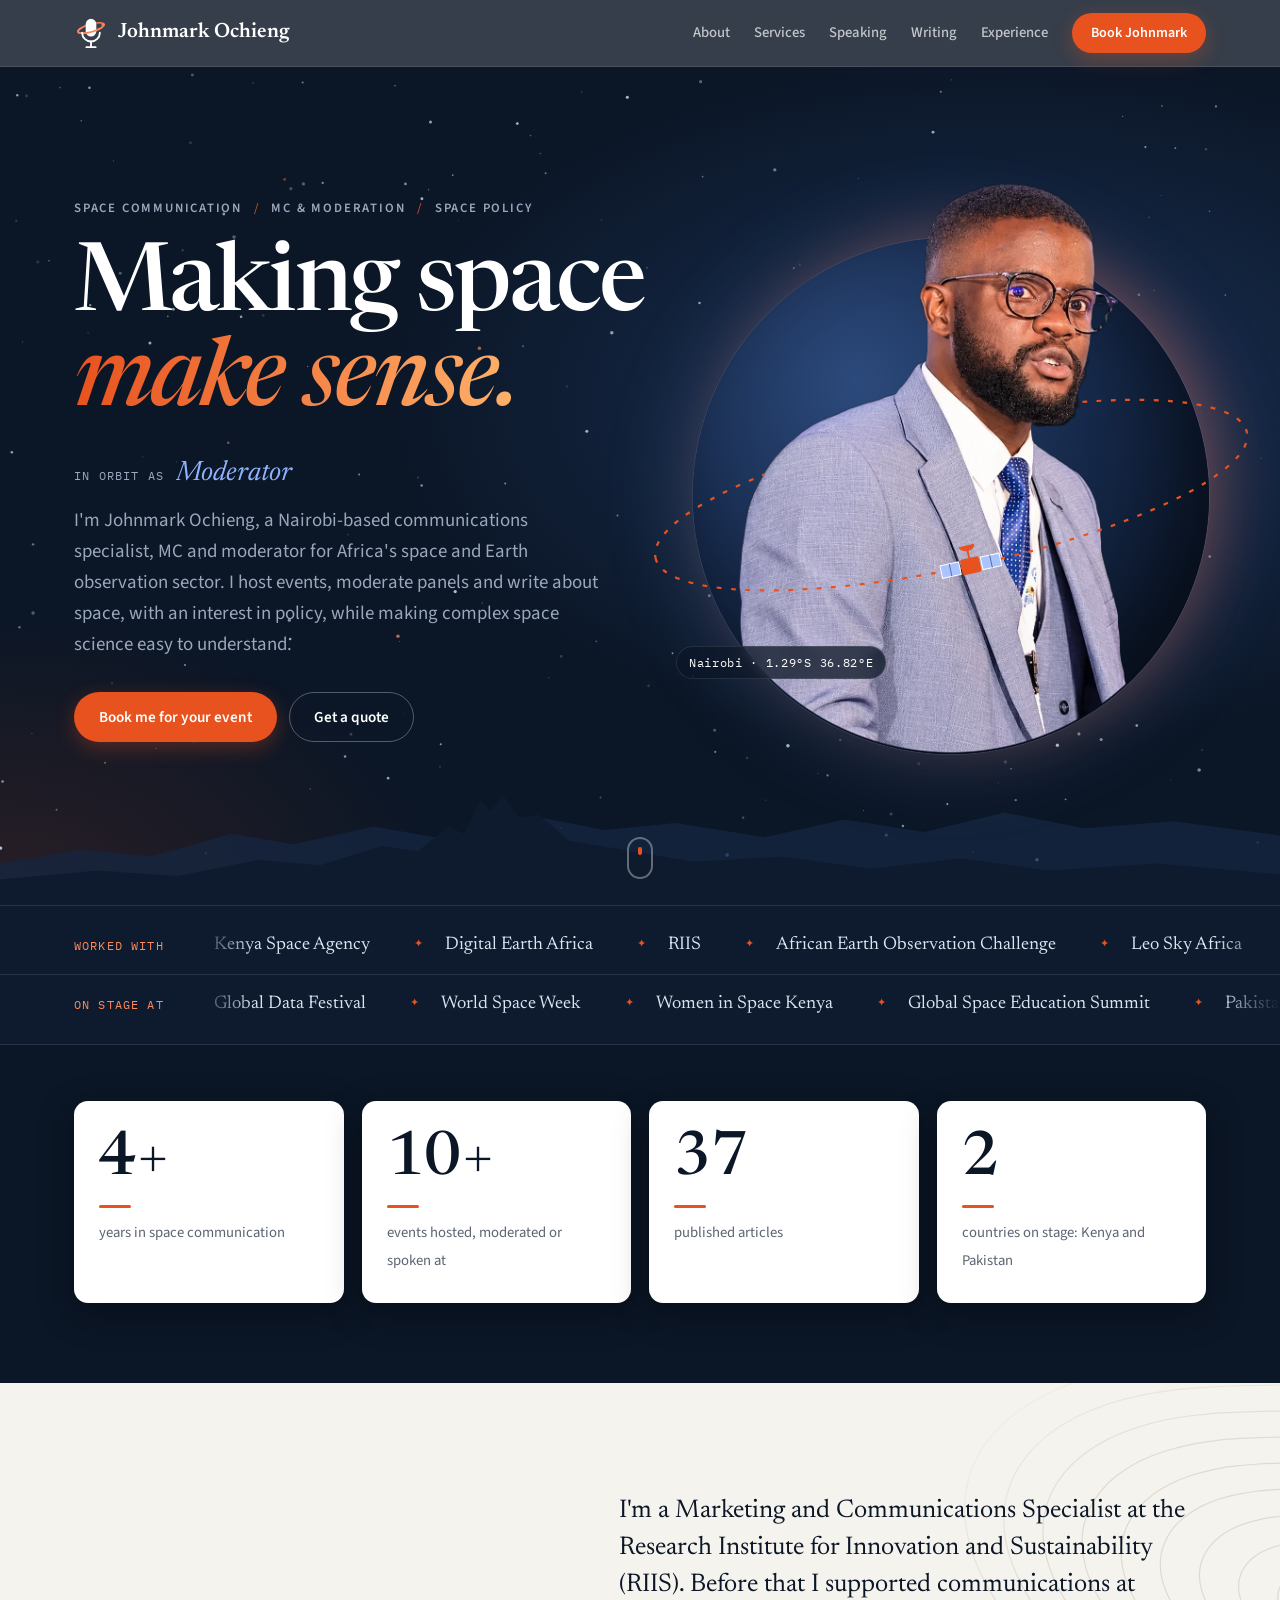
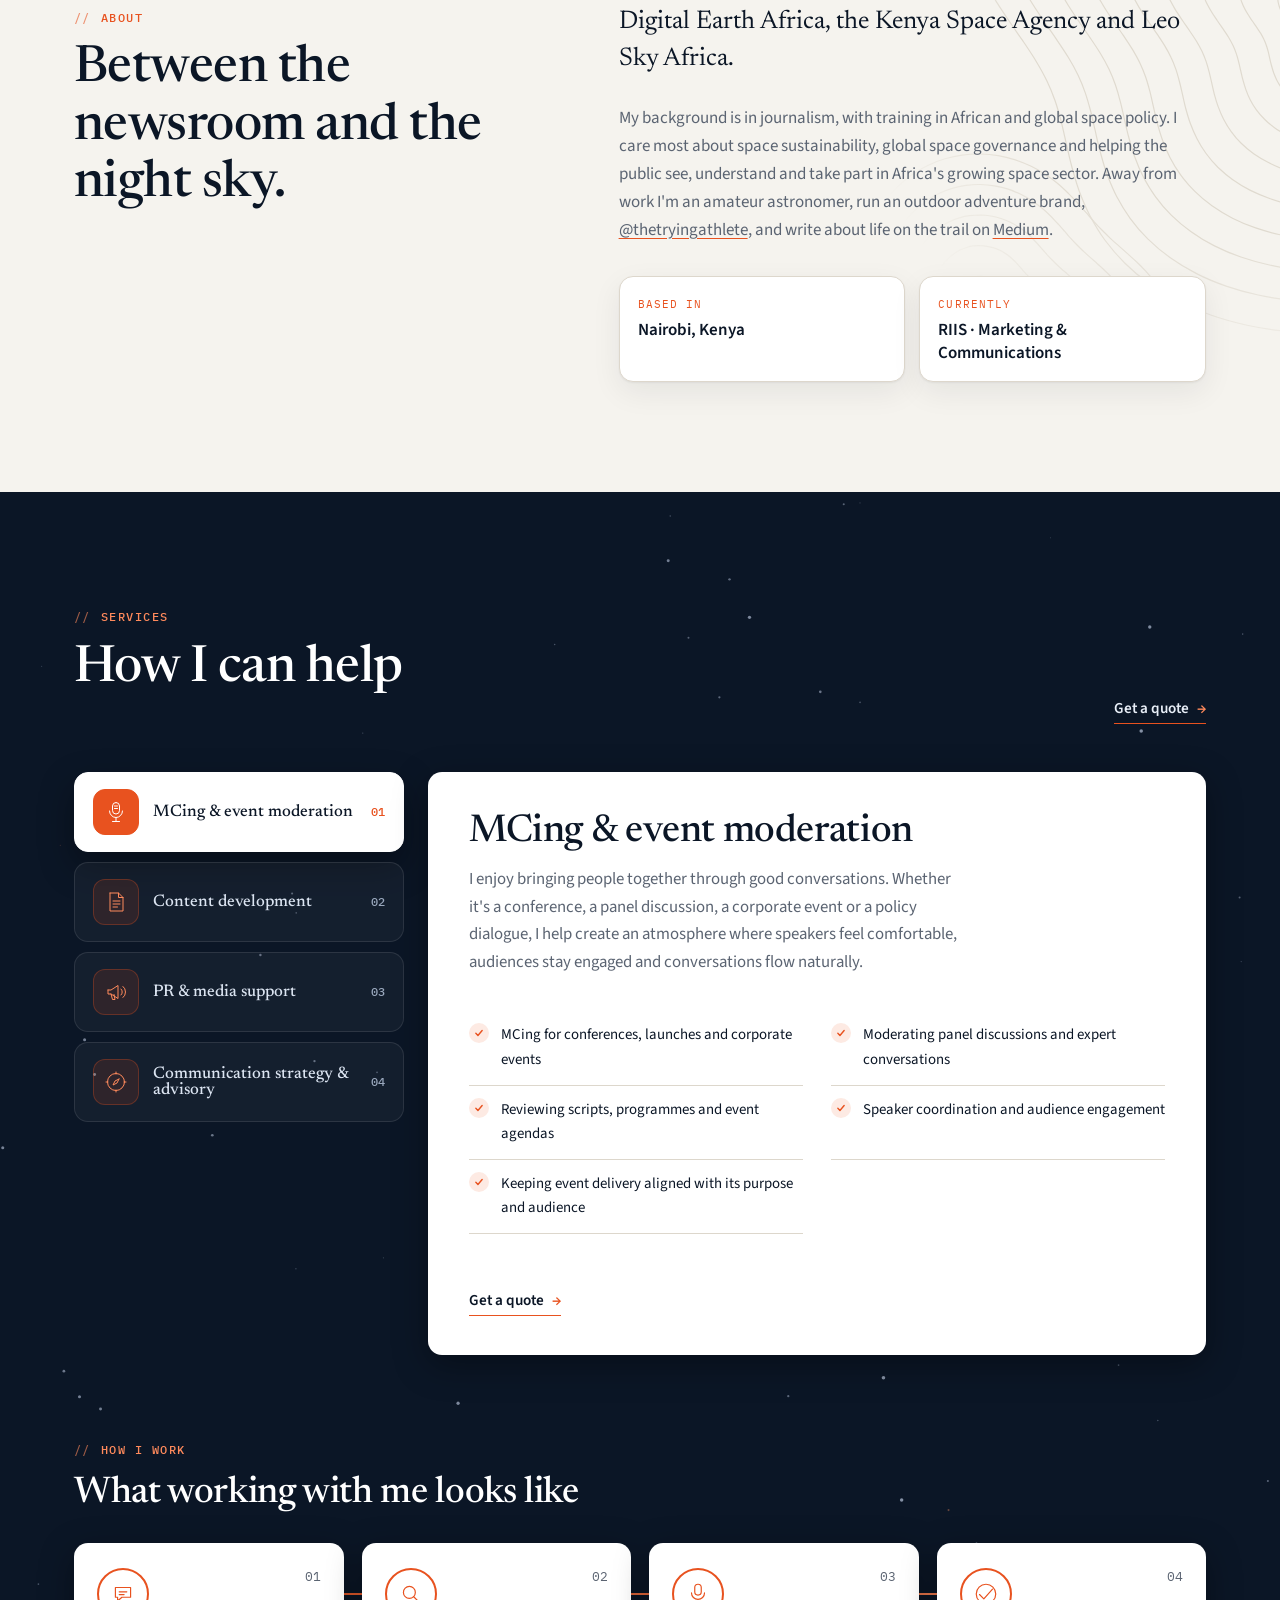
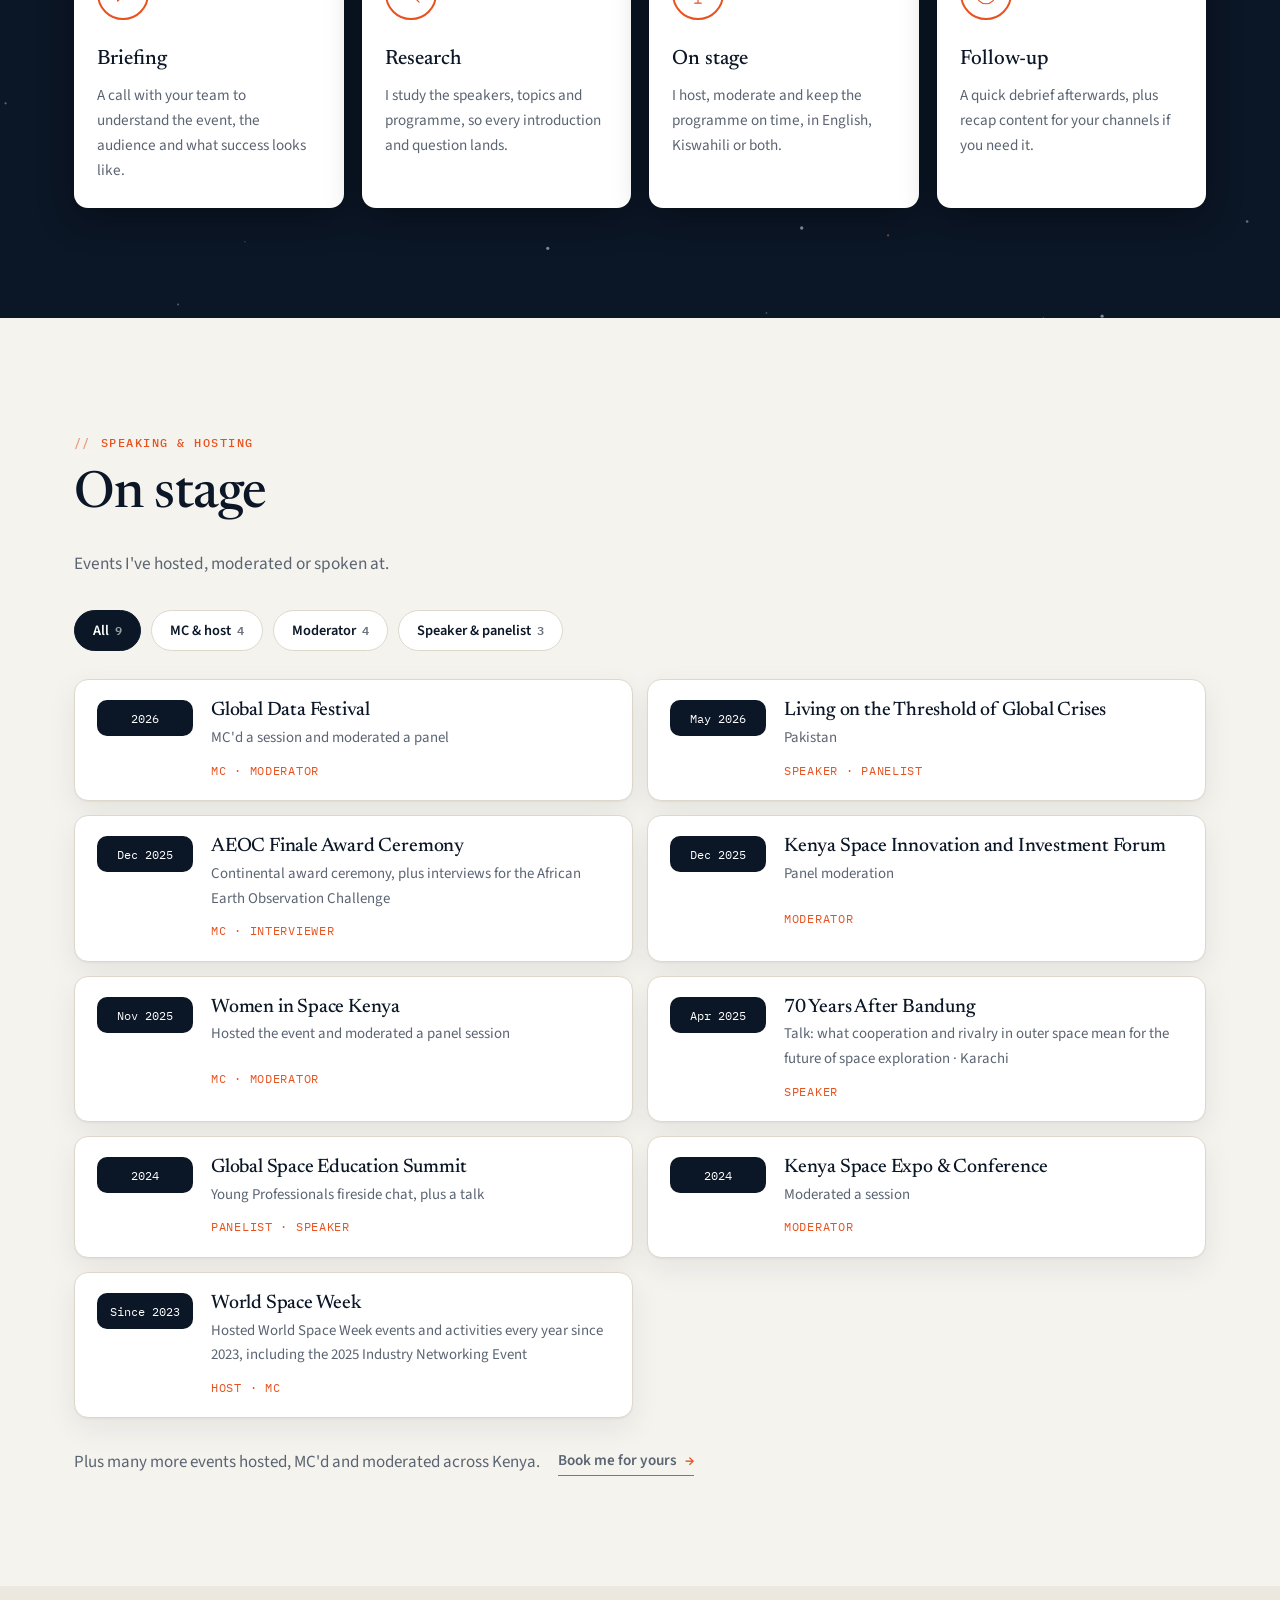
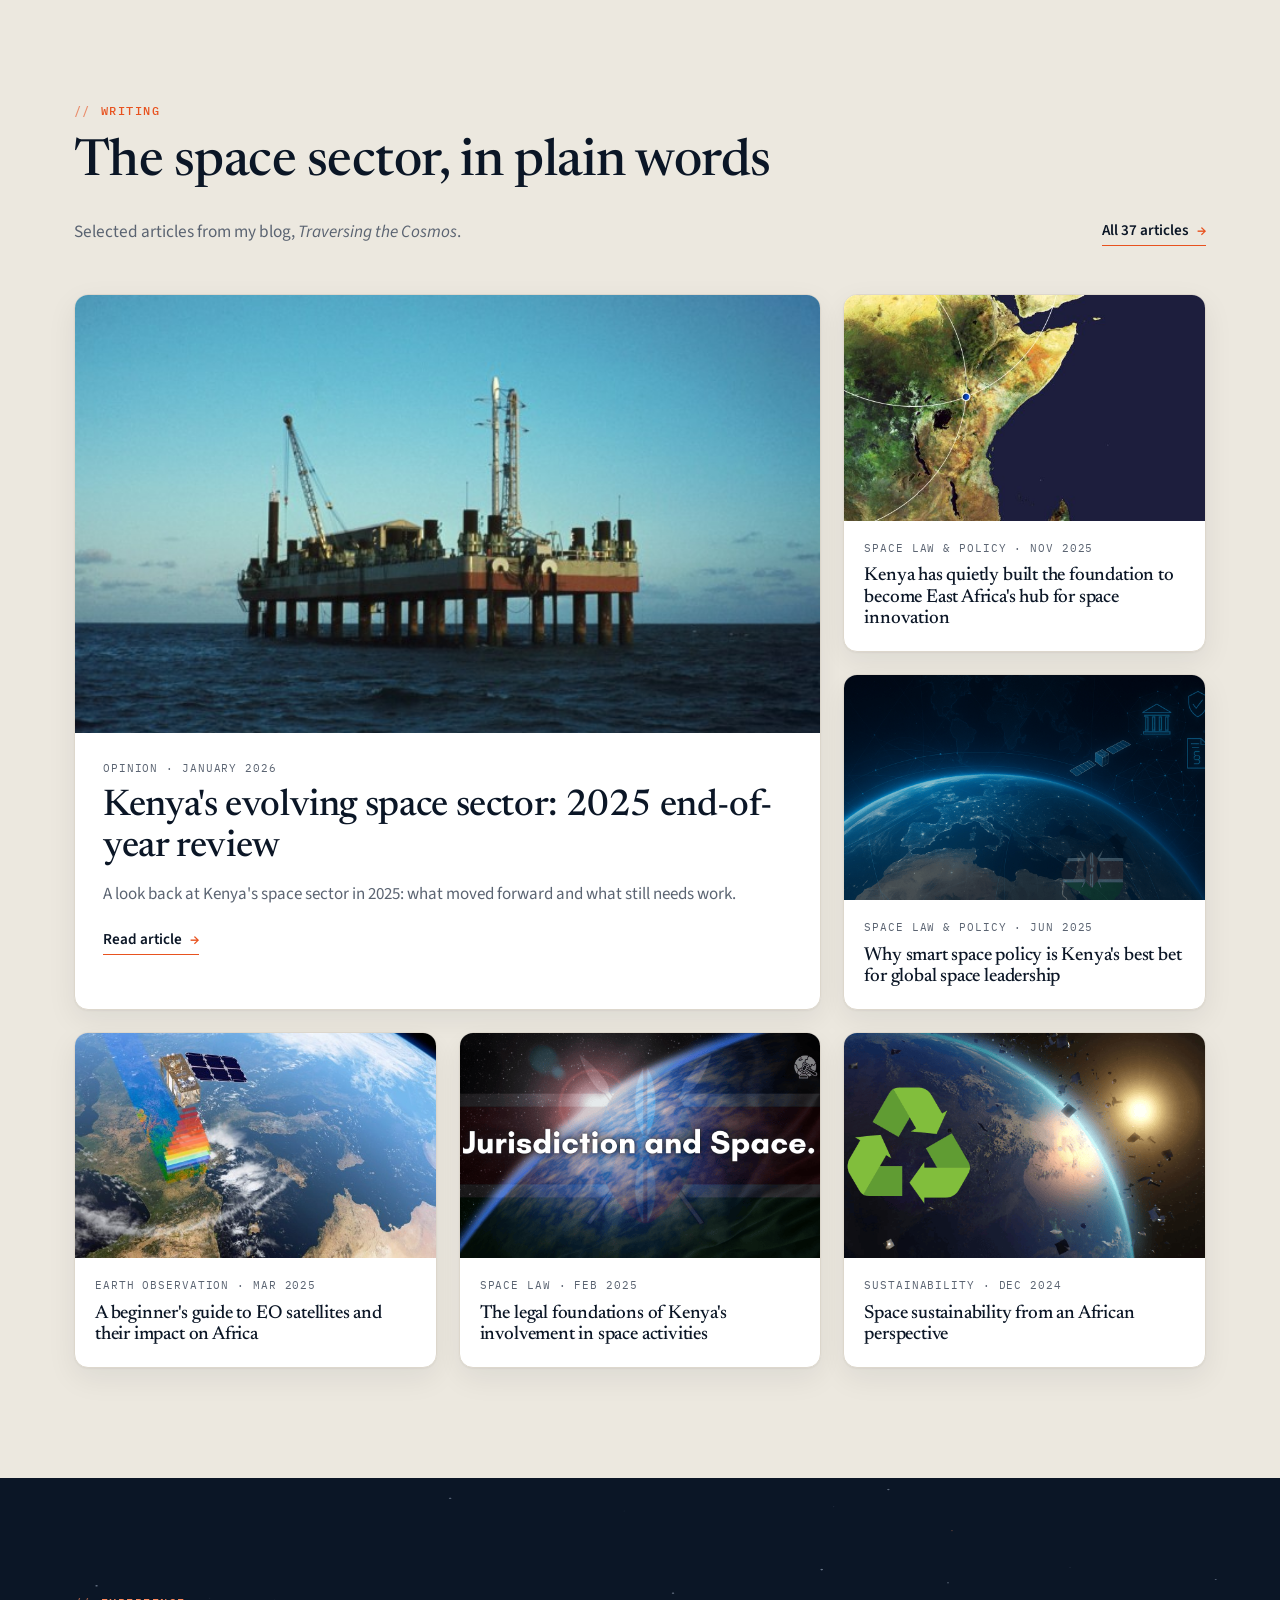
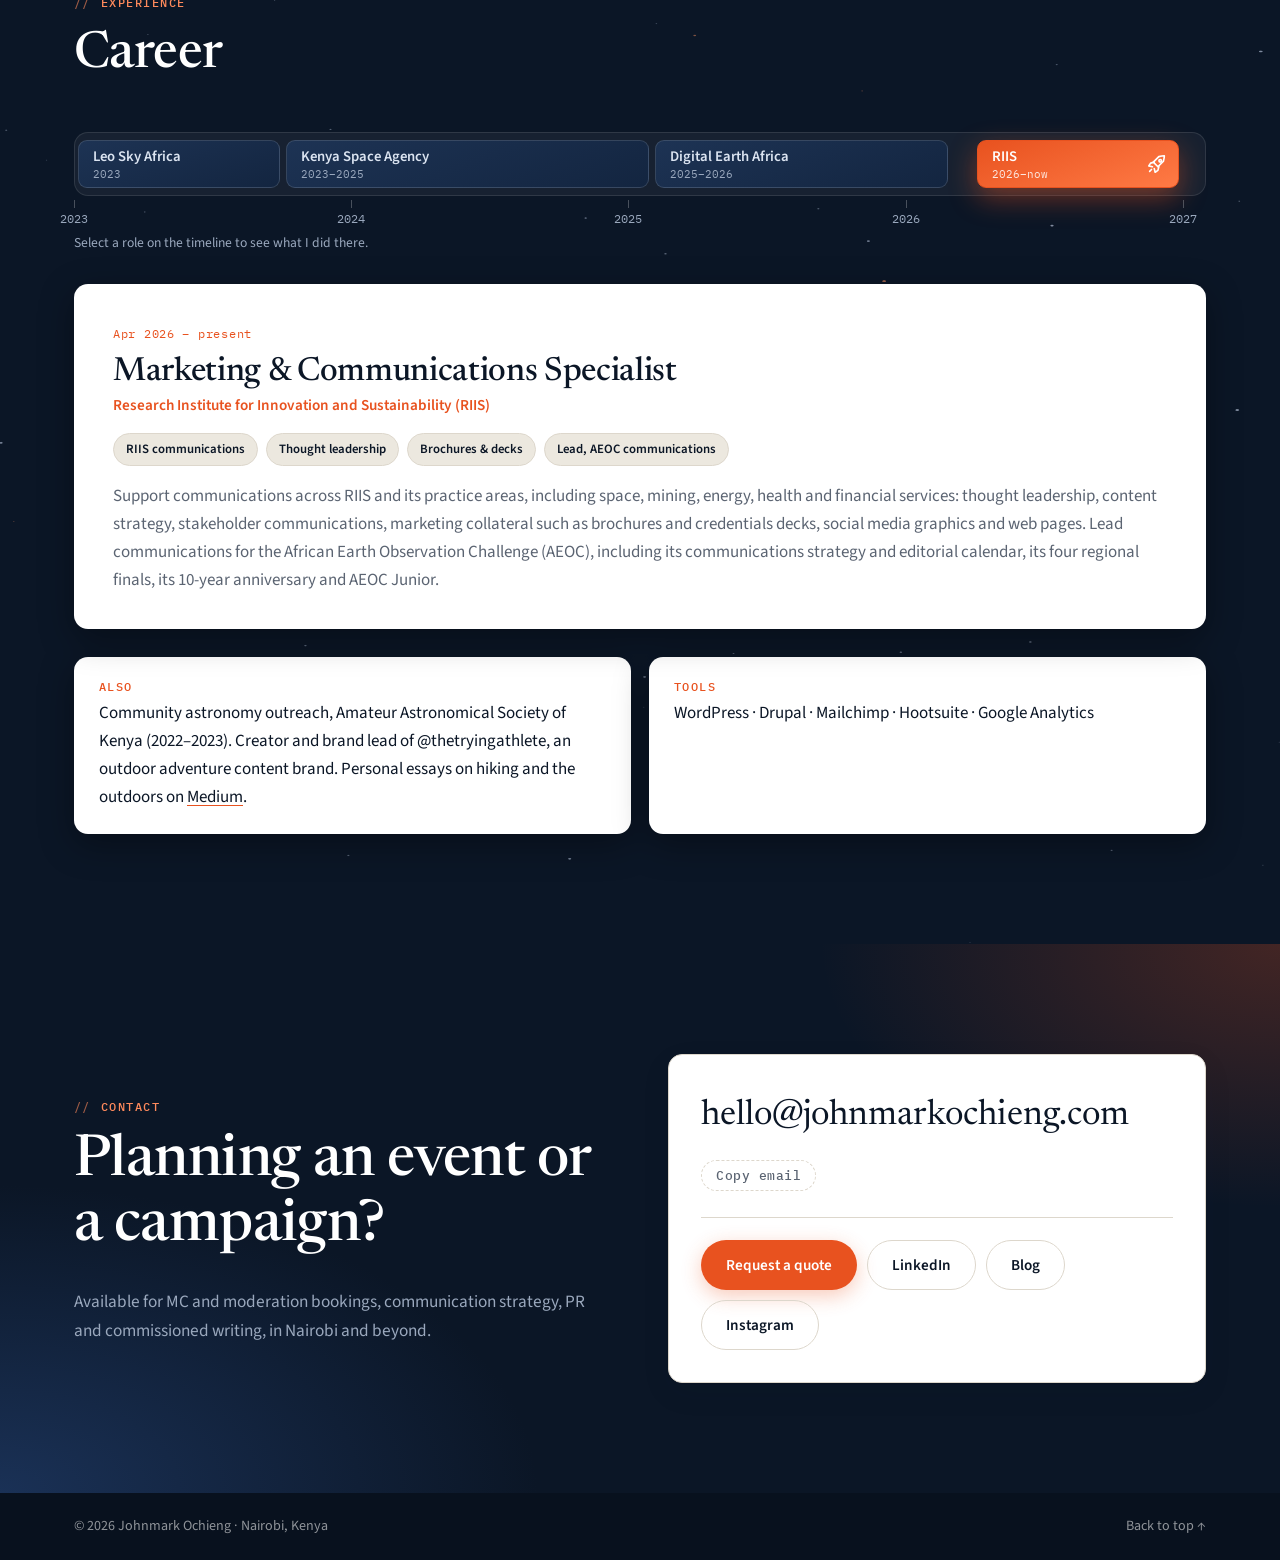
<file: index.html>
<!DOCTYPE html>
<html lang="en">
<head>
  <meta charset="utf-8">
  <meta name="viewport" content="width=device-width, initial-scale=1">
  <title>Johnmark Ochieng · Space Communication, MC &amp; Policy</title>
  <meta name="description" content="Johnmark Ochieng: Nairobi-based communications specialist, MC and moderator working at the intersection of space, Earth observation and policy across Africa.">
  <meta property="og:title" content="Johnmark Ochieng · Space Communication, MC & Policy">
  <meta property="og:description" content="MC, moderator and communications specialist for Africa's space and Earth observation sector.">
  <meta property="og:image" content="https://johnmarkochieng.com/assets/johnmark-speaking.jpg">
  <meta property="og:url" content="https://johnmarkochieng.com/">
  <meta property="og:type" content="website">
  <link rel="canonical" href="https://johnmarkochieng.com/">
  <script type="application/ld+json">
  {
    "@context": "https://schema.org",
    "@type": "Person",
    "name": "Johnmark Ochieng",
    "url": "https://johnmarkochieng.com/",
    "image": "https://johnmarkochieng.com/assets/johnmark-speaking.jpg",
    "jobTitle": "Marketing and Communications Specialist",
    "worksFor": { "@type": "Organization", "name": "Research Institute for Innovation and Sustainability (RIIS)" },
    "description": "Nairobi-based communications specialist, MC and moderator for Africa's space and Earth observation sector.",
    "address": { "@type": "PostalAddress", "addressLocality": "Nairobi", "addressCountry": "KE" },
    "email": "mailto:hello@johnmarkochieng.com",
    "knowsAbout": ["Space communication", "Event MC", "Panel moderation", "Space policy", "Earth observation", "Science communication"],
    "sameAs": [
      "https://www.linkedin.com/in/johnmark-o-40053770/",
      "https://traversingcosmos.wordpress.com/",
      "https://medium.com/@intergalacticsage",
      "https://www.instagram.com/thetryingathlete"
    ]
  }
  </script>
  <meta name="twitter:card" content="summary_large_image">
  <link rel="preconnect" href="https://fonts.googleapis.com">
  <link rel="preconnect" href="https://fonts.gstatic.com" crossorigin>
  <link href="https://fonts.googleapis.com/css2?family=Newsreader:ital,opsz,wght@0,6..72,400;0,6..72,500;0,6..72,600;1,6..72,500&family=Source+Sans+3:wght@400;500;600;700&family=IBM+Plex+Mono:wght@400;500&display=swap" rel="stylesheet">
  <link rel="icon" href="assets/logo/favicon.svg" type="image/svg+xml">
  <link rel="stylesheet" href="styles.css">
  <script>document.documentElement.classList.add("js");</script>
</head>
<body>
  <div class="scroll-progress" aria-hidden="true"></div>

  <header class="nav">
    <div class="nav-inner">
      <a href="#top" class="logo" aria-label="Johnmark Ochieng, home">
        <img src="assets/logo/mark.svg" alt="" class="logo-mark" width="34" height="34">
        <span class="logo-word">Johnmark Ochieng</span>
      </a>
      <button class="nav-toggle" aria-expanded="false" aria-controls="nav-links">Menu</button>
      <nav id="nav-links">
        <a href="#about">About</a>
        <a href="#services">Services</a>
        <a href="#stage">Speaking</a>
        <a href="#writing">Writing</a>
        <a href="#experience">Experience</a>
        <a href="#contact" class="btn btn-accent btn-sm">Book Johnmark</a>
      </nav>
    </div>
  </header>

  <main id="top">
    <!-- HERO: dark, live starfield -->
    <section class="hero dark">
      <canvas class="sky" data-interactive aria-hidden="true"></canvas>
      <div class="wrap hero-grid">
        <div class="hero-copy">
          <p class="kicker">Space communication <span class="kicker-sep" aria-hidden="true">/</span> MC &amp; moderation <span class="kicker-sep" aria-hidden="true">/</span> Space policy</p>
          <h1>Making space <em>make sense.</em></h1>
          <p class="hero-roles" aria-hidden="true"><span class="mono">In orbit as</span> <span class="role-rotator"><span>MC</span><span>Moderator</span><span>Space writer</span><span>Speaker</span><span>Strategist</span></span></p>
          <p class="lede">I'm Johnmark Ochieng, a Nairobi-based communications specialist, MC and moderator for Africa's space and Earth observation sector. I host events, moderate panels and write about space, with an interest in policy, while making complex space science easy to understand.</p>
          <div class="hero-actions">
            <a href="#contact" class="btn btn-accent">Book me for your event</a>
            <a href="#contact" class="btn btn-ghost">Get a quote</a>
          </div>
        </div>
        <figure class="hero-photo">
          <div class="planet" aria-hidden="true"></div>
          <svg class="hero-orbit orbit-back" viewBox="0 0 400 200" aria-hidden="true">
            <defs><clipPath id="orbit-clip-back"><rect x="-60" y="-60" width="520" height="160"/></clipPath></defs>
            <g transform="rotate(-12 200 100)" clip-path="url(#orbit-clip-back)">
              <path class="orbit-path" d="M10 100a190 46 0 1 0 380 0a190 46 0 1 0 -380 0"/>
              <g class="orbit-sat">
                <animateMotion dur="14s" repeatCount="indefinite" rotate="auto" path="M10 100a190 46 0 1 0 380 0a190 46 0 1 0 -380 0"/>
                <rect x="-19" y="-4" width="12" height="8" class="sat-panel"/><rect x="7" y="-4" width="12" height="8" class="sat-panel"/>
                <path d="M-13 -4v8M13 -4v8" class="sat-grid"/>
                <rect x="-6" y="-5" width="12" height="10" rx="1.5" class="sat-body"/>
                <path d="M0 -5v-5" class="sat-mast"/><path d="M-5 -13a5 3.5 0 0 0 10 0z" class="sat-dish"/>
              </g>
            </g>
          </svg>
          <img class="hero-cutout" src="assets/johnmark-cutout.webp" alt="Johnmark Ochieng speaking" width="911" height="1230">
          <svg class="hero-orbit orbit-front" viewBox="0 0 400 200" aria-hidden="true">
            <defs><clipPath id="orbit-clip-front"><rect x="-60" y="100" width="520" height="160"/></clipPath></defs>
            <g transform="rotate(-12 200 100)" clip-path="url(#orbit-clip-front)">
              <path class="orbit-path" d="M10 100a190 46 0 1 0 380 0a190 46 0 1 0 -380 0"/>
              <g class="orbit-sat">
                <animateMotion dur="14s" repeatCount="indefinite" rotate="auto" path="M10 100a190 46 0 1 0 380 0a190 46 0 1 0 -380 0"/>
                <rect x="-19" y="-4" width="12" height="8" class="sat-panel"/><rect x="7" y="-4" width="12" height="8" class="sat-panel"/>
                <path d="M-13 -4v8M13 -4v8" class="sat-grid"/>
                <rect x="-6" y="-5" width="12" height="10" rx="1.5" class="sat-body"/>
                <path d="M0 -5v-5" class="sat-mast"/><path d="M-5 -13a5 3.5 0 0 0 10 0z" class="sat-dish"/>
              </g>
            </g>
          </svg>
          <span class="photo-tag mono" aria-hidden="true">Nairobi · 1.29°S 36.82°E</span>
        </figure>
      </div>
      <svg class="ridge" viewBox="0 0 1440 160" preserveAspectRatio="none" aria-hidden="true" focusable="false"><path class="ridge-far" d="M0 160 L0 112 L90 96 L170 104 L260 78 L330 90 L420 70 L500 84 L600 58 L680 74 L760 66 L860 82 L950 62 L1040 76 L1130 54 L1220 72 L1320 64 L1440 80 L1440 160 Z"/><path class="ridge-near" d="M0 160 L0 130 L110 120 L200 126 L290 108 L360 114 L430 92 L470 98 L505 70 L522 78 L540 40 L552 52 L566 34 L584 60 L606 56 L640 86 L700 96 L780 110 L880 104 L980 118 L1080 106 L1180 120 L1300 112 L1440 124 L1440 160 Z"/></svg>
      <a href="#about" class="scroll-cue" aria-label="Scroll to About"><span></span></a>
    </section>

    <!-- CREDIBILITY: two scrolling rows -->
    <section class="trust dark-2">
      <div class="trust-row">
        <p class="trust-label mono">Worked with</p>
        <div class="marquee">
          <ul class="trust-list">
            <li>Kenya Space Agency</li>
            <li>Digital Earth Africa</li>
            <li>RIIS</li>
            <li>African Earth Observation Challenge</li>
            <li>Leo Sky Africa</li>
            <li>Viffa Consult</li>
          </ul>
        </div>
      </div>
      <div class="trust-row">
        <p class="trust-label mono">On stage at</p>
        <div class="marquee marquee-reverse">
          <ul class="trust-list">
            <li>Global Data Festival</li>
            <li>World Space Week</li>
            <li>Women in Space Kenya</li>
            <li>Global Space Education Summit</li>
            <li>Pakistan Institute of International Affairs</li>
          </ul>
        </div>
      </div>
    </section>

    <!-- STATS -->
    <section class="stats dark">
      <div class="wrap stats-grid">
        <div class="stat card glow" data-reveal><strong data-count="4" data-suffix="+">4+</strong><span>years in space communication</span></div>
        <div class="stat card glow" data-reveal><strong data-count="10" data-suffix="+">10+</strong><span>events hosted, moderated or spoken at</span></div>
        <div class="stat card glow" data-reveal><strong data-count="37">37</strong><span>published articles</span></div>
        <div class="stat card glow" data-reveal><strong data-count="2">2</strong><span>countries on stage: Kenya and Pakistan</span></div>
      </div>
    </section>

    <!-- ABOUT -->
    <section id="about" class="section">
      <div class="wrap split-grid">
        <header class="section-head" data-reveal>
          <p class="eyebrow">About</p>
          <h2>Between the newsroom and the night sky.</h2>
        </header>
        <div data-reveal>
          <p class="body-lg">I'm a Marketing and Communications Specialist at the Research Institute for Innovation and Sustainability (RIIS). Before that I supported communications at Digital Earth Africa, the Kenya Space Agency and Leo Sky Africa.</p>
          <p>My background is in journalism, with training in African and global space policy. I care most about space sustainability, global space governance and helping the public see, understand and take part in Africa's growing space sector. Away from work I'm an amateur astronomer, run an outdoor adventure brand, <a href="https://www.instagram.com/thetryingathlete" target="_blank" rel="noopener">@thetryingathlete</a>, and write about life on the trail on <a href="https://medium.com/@intergalacticsage" target="_blank" rel="noopener">Medium</a>.</p>
          <dl class="facts">
            <div class="fact card"><dt>Based in</dt><dd>Nairobi, Kenya</dd></div>
            <div class="fact card"><dt>Currently</dt><dd>RIIS · Marketing &amp; Communications</dd></div>
          </dl>
        </div>
      </div>
    </section>

    <!-- SERVICES: dark cards -->
    <section id="services" class="section dark">
      <canvas class="sky sky-faint" aria-hidden="true"></canvas>
      <div class="wrap">
        <header class="section-head section-head-row" data-reveal>
          <div>
            <p class="eyebrow">Services</p>
            <h2>How I can help</h2>
          </div>
          <a href="#contact" class="link-arrow">Get a quote</a>
        </header>
        <div class="services">
          <article class="service card glow tilt" data-reveal>
            <div class="service-top">
              <svg class="service-icon" viewBox="0 0 48 48" aria-hidden="true"><rect x="17" y="5" width="14" height="23" rx="7"/><path d="M11 22a13 13 0 0 0 26 0M24 35v7M17 43h14M21 12h6M21 17h6"/></svg>
              <span class="service-num mono">01</span>
            </div>
            <h3>MCing &amp; event moderation</h3>
            <p>I enjoy bringing people together through good conversations. Whether it's a conference, a panel discussion, a corporate event or a policy dialogue, I help create an atmosphere where speakers feel comfortable, audiences stay engaged and conversations flow naturally.</p>
            <ul>
              <li>MCing for conferences, launches and corporate events</li>
              <li>Moderating panel discussions and expert conversations</li>
              <li>Reviewing scripts, programmes and event agendas</li>
              <li>Speaker coordination and audience engagement</li>
              <li>Keeping event delivery aligned with its purpose and audience</li>
            </ul>
            <a href="#contact" class="link-arrow">Get a quote</a>
          </article>
          <article class="service card glow tilt" data-reveal>
            <div class="service-top">
              <svg class="service-icon" viewBox="0 0 48 48" aria-hidden="true"><path d="M12 6h17l9 9v27H12z"/><path d="M29 6v9h9M18 22h14M18 28h14M18 34h9"/></svg>
              <span class="service-num mono">02</span>
            </div>
            <h3>Content development</h3>
            <p>I turn complex subjects into content that people can understand, connect with and act on. My work spans space, science, technology and development, with a focus on making technical ideas accessible without losing what makes them important.</p>
            <ul>
              <li>Articles, blogs and thought leadership pieces</li>
              <li>Social media planning, writing and content creation</li>
              <li>Video concepts, scripts and storyboards</li>
              <li>Infographics, presentations and visual content</li>
              <li>Newsletters, case studies and reports</li>
            </ul>
            <a href="#contact" class="link-arrow">Get a quote</a>
          </article>
          <article class="service card glow tilt" data-reveal>
            <div class="service-top">
              <svg class="service-icon" viewBox="0 0 48 48" aria-hidden="true"><path d="M8 20v8h6l14 9V11l-14 9z"/><path d="M14 28l3 11h5l-2-10M34 18a8 8 0 0 1 0 12M38 13a14 14 0 0 1 0 22"/></svg>
              <span class="service-num mono">03</span>
            </div>
            <h3>PR &amp; media support</h3>
            <p>Good communication also means knowing how to present an organisation's work to the outside world. I support organisations in preparing clear, well-positioned messages and communication materials for media engagement, events and public-facing activities.</p>
            <ul>
              <li>Press release and media statement writing</li>
              <li>Media briefs, talking points and key messages</li>
              <li>Communication materials for press conferences and public events</li>
              <li>Media research and identification of relevant outlets</li>
              <li>Event publicity and media coordination</li>
            </ul>
            <a href="#contact" class="link-arrow">Get a quote</a>
          </article>
          <article class="service card glow tilt" data-reveal>
            <div class="service-top">
              <svg class="service-icon" viewBox="0 0 48 48" aria-hidden="true"><circle cx="24" cy="24" r="17"/><path d="M30 18l-4 8-8 4 4-8z"/><path d="M24 4v4M24 40v4M4 24h4M40 24h4"/></svg>
              <span class="service-num mono">04</span>
            </div>
            <h3>Communication strategy &amp; advisory</h3>
            <p>Sometimes the problem isn't a lack of content. It's a lack of direction. I work with organisations to clarify what they want to say, who they need to reach and how to communicate consistently. From developing a communication strategy to putting practical systems in place, the focus is on making communication purposeful and sustainable.</p>
            <ul>
              <li>Communication strategy development and evaluation</li>
              <li>Brand messaging, positioning and storytelling</li>
              <li>Stakeholder engagement and partnership communications</li>
              <li>Crisis communication planning and risk management</li>
              <li>Media landscape research and communication insights</li>
            </ul>
            <a href="#contact" class="link-arrow">Get a quote</a>
          </article>
        </div>

        <!-- HOW I WORK: draft copy, edit freely -->
        <div class="process">
          <header class="process-head" data-reveal>
            <p class="eyebrow">How I work</p>
            <h3>What working with me looks like</h3>
          </header>
          <ol class="process-steps">
            <li class="step card" data-reveal>
              <svg class="step-icon" viewBox="0 0 48 48" aria-hidden="true"><path d="M10 12h28v18H22l-8 7v-7h-4z"/><path d="M17 20h14M17 25h9"/></svg>
              <span class="step-num">01</span>
              <h4>Briefing</h4>
              <p>A call with your team to understand the event, the audience and what success looks like.</p>
            </li>
            <li class="step card" data-reveal>
              <svg class="step-icon" viewBox="0 0 48 48" aria-hidden="true"><circle cx="21" cy="21" r="11"/><path d="M29 29l10 10"/></svg>
              <span class="step-num">02</span>
              <h4>Research</h4>
              <p>I study the speakers, topics and programme, so every introduction and question lands.</p>
            </li>
            <li class="step card" data-reveal>
              <svg class="step-icon" viewBox="0 0 48 48" aria-hidden="true"><rect x="18" y="6" width="12" height="20" rx="6"/><path d="M12 22a12 12 0 0 0 24 0M24 34v7M18 41h12"/></svg>
              <span class="step-num">03</span>
              <h4>On stage</h4>
              <p>I host, moderate and keep the programme on time, in English, Kiswahili or both.</p>
            </li>
            <li class="step card" data-reveal>
              <svg class="step-icon" viewBox="0 0 48 48" aria-hidden="true"><path d="M12 25l8 8 16-18"/><circle cx="24" cy="24" r="18"/></svg>
              <span class="step-num">04</span>
              <h4>Follow-up</h4>
              <p>A quick debrief afterwards, plus recap content for your channels if you need it.</p>
            </li>
          </ol>
        </div>
      </div>
    </section>


    <!-- SPEAKING: filterable event cards -->
    <section id="stage" class="section">
      <div class="spotlight" aria-hidden="true"></div>
      <div class="wrap">
        <header class="section-head" data-reveal>
          <p class="eyebrow">Speaking &amp; hosting</p>
          <h2>On stage</h2>
          <p class="intro">Events I've hosted, moderated or spoken at.</p>
        </header>
        <div class="filters" role="toolbar" aria-label="Filter events by role" data-reveal>
          <button type="button" class="filter is-on" data-filter="all" aria-pressed="true">All</button>
          <button type="button" class="filter" data-filter="mc" aria-pressed="false">MC &amp; host</button>
          <button type="button" class="filter" data-filter="moderator" aria-pressed="false">Moderator</button>
          <button type="button" class="filter" data-filter="speaker" aria-pressed="false">Speaker &amp; panelist</button>
        </div>
        <!-- Newest first. To add an event, copy one <li> block and set data-roles. -->
        <ol class="events">
          <li class="event card" data-roles="mc moderator" data-reveal>
            <span class="ev-date mono">2026</span>
            <div class="ev-main"><h3>Global Data Festival</h3><p>MC'd a session and moderated a panel</p></div>
            <span class="ev-role">MC · Moderator</span>
          </li>
          <li class="event card" data-roles="speaker" data-reveal>
            <span class="ev-date mono">May 2026</span>
            <div class="ev-main"><h3>Living on the Threshold of Global Crises</h3><p>Pakistan</p></div>
            <span class="ev-role">Speaker · Panelist</span>
          </li>
          <li class="event card" data-roles="mc" data-reveal>
            <span class="ev-date mono">Dec 2025</span>
            <div class="ev-main"><h3>AEOC Finale Award Ceremony</h3><p>Continental award ceremony, plus interviews for the African Earth Observation Challenge</p></div>
            <span class="ev-role">MC · Interviewer</span>
          </li>
          <li class="event card" data-roles="moderator" data-reveal>
            <span class="ev-date mono">Dec 2025</span>
            <div class="ev-main"><h3>Kenya Space Innovation and Investment Forum</h3><p>Panel moderation</p></div>
            <span class="ev-role">Moderator</span>
          </li>
          <li class="event card" data-roles="mc moderator" data-reveal>
            <span class="ev-date mono">Nov 2025</span>
            <div class="ev-main"><h3>Women in Space Kenya</h3><p>Hosted the event and moderated a panel session</p></div>
            <span class="ev-role">MC · Moderator</span>
          </li>
          <li class="event card" data-roles="speaker" data-reveal>
            <span class="ev-date mono">Apr 2025</span>
            <div class="ev-main"><h3>70 Years After Bandung</h3><p>Talk: what cooperation and rivalry in outer space mean for the future of space exploration · Karachi</p></div>
            <span class="ev-role">Speaker</span>
          </li>
          <li class="event card" data-roles="speaker" data-reveal>
            <span class="ev-date mono">2024</span>
            <div class="ev-main"><h3>Global Space Education Summit</h3><p>Young Professionals fireside chat, plus a talk</p></div>
            <span class="ev-role">Panelist · Speaker</span>
          </li>
          <li class="event card" data-roles="moderator" data-reveal>
            <span class="ev-date mono">2024</span>
            <div class="ev-main"><h3>Kenya Space Expo &amp; Conference</h3><p>Moderated a session</p></div>
            <span class="ev-role">Moderator</span>
          </li>
          <li class="event card" data-roles="mc" data-reveal>
            <span class="ev-date mono">Since 2023</span>
            <div class="ev-main"><h3>World Space Week</h3><p>Hosted World Space Week events and activities every year since 2023, including the 2025 Industry Networking Event</p></div>
            <span class="ev-role">Host · MC</span>
          </li>
        </ol>
        <p class="events-more">Plus many more events hosted, MC'd and moderated across Kenya. <a href="#contact" class="link-arrow">Book me for yours</a></p>
      </div>
    </section>

    <!-- WRITING: article cards -->
    <section id="writing" class="section section-alt">
      <div class="wrap">
        <header class="section-head section-head-row" data-reveal>
          <div>
            <p class="eyebrow">Writing</p>
            <h2>The space sector, in plain words</h2>
            <p class="intro">Selected articles from my blog, <em>Traversing the Cosmos</em>.</p>
          </div>
          <a href="https://traversingcosmos.wordpress.com/" class="link-arrow" target="_blank" rel="noopener">All 37 articles</a>
        </header>
        <div class="articles">
          <a class="article article-lead card" data-reveal href="https://traversingcosmos.wordpress.com/2026/01/01/kenyas-evolving-space-sector-2025-end-of-year-review/" target="_blank" rel="noopener">
            <span class="img-frame"><img src="assets/articles/post-1.jpg" alt="" loading="lazy"></span>
            <div class="article-body">
              <p class="article-meta mono">Opinion · January 2026</p>
              <h3>Kenya's evolving space sector: 2025 end-of-year review</h3>
              <p>A look back at Kenya's space sector in 2025: what moved forward and what still needs work.</p>
              <span class="link-arrow">Read article</span>
            </div>
          </a>
          <a class="article card" data-reveal href="https://traversingcosmos.wordpress.com/2025/11/13/kenya-has-quietly-built-the-foundation-to-become-east-africas-hub-for-space-innovation/" target="_blank" rel="noopener">
            <span class="img-frame"><img src="assets/articles/post-2.jpg" alt="" loading="lazy"></span>
            <div class="article-body">
              <p class="article-meta mono">Space law &amp; policy · Nov 2025</p>
              <h3>Kenya has quietly built the foundation to become East Africa's hub for space innovation</h3>
            </div>
          </a>
          <a class="article card" data-reveal href="https://traversingcosmos.wordpress.com/2025/06/13/why-smart-space-policy-is-kenyas-best-bet-for-global-space-leadership/" target="_blank" rel="noopener">
            <span class="img-frame"><img src="assets/articles/post-3.png" alt="" loading="lazy"></span>
            <div class="article-body">
              <p class="article-meta mono">Space law &amp; policy · Jun 2025</p>
              <h3>Why smart space policy is Kenya's best bet for global space leadership</h3>
            </div>
          </a>
          <a class="article card" data-reveal href="https://traversingcosmos.wordpress.com/2025/03/28/a-beginners-guide-to-understanding-eo-satellites-and-their-impact-on-africa/" target="_blank" rel="noopener">
            <span class="img-frame"><img src="assets/articles/post-4.jpg" alt="" loading="lazy"></span>
            <div class="article-body">
              <p class="article-meta mono">Earth observation · Mar 2025</p>
              <h3>A beginner's guide to EO satellites and their impact on Africa</h3>
            </div>
          </a>
          <a class="article card" data-reveal href="https://traversingcosmos.wordpress.com/2025/02/03/the-legal-foundations-of-kenyas-involvement-in-space-activities/" target="_blank" rel="noopener">
            <span class="img-frame"><img src="assets/articles/post-5.png" alt="" loading="lazy"></span>
            <div class="article-body">
              <p class="article-meta mono">Space law · Feb 2025</p>
              <h3>The legal foundations of Kenya's involvement in space activities</h3>
            </div>
          </a>
          <a class="article card" data-reveal href="https://traversingcosmos.wordpress.com/2024/12/09/space-sustainability-from-an-african-perspective/" target="_blank" rel="noopener">
            <span class="img-frame"><img src="assets/articles/post-6.png" alt="" loading="lazy"></span>
            <div class="article-body">
              <p class="article-meta mono">Sustainability · Dec 2024</p>
              <h3>Space sustainability from an African perspective</h3>
            </div>
          </a>
        </div>
      </div>
    </section>

    <!-- EXPERIENCE: mission log timeline -->
    <section id="experience" class="section dark">
      <canvas class="sky sky-faint" aria-hidden="true"></canvas>
      <div class="wrap">
        <header class="section-head" data-reveal>
          <p class="eyebrow">Experience</p>
          <h2>Career</h2>
        </header>
        <div class="trajectory" hidden></div>
        <ol class="jobs">
          <li class="job" data-reveal data-short="RIIS" data-start="2026-04" data-end="now">
            <span class="job-node" aria-hidden="true"></span>
            <div class="job-card card glow">
              <span class="job-date mono">Apr 2026 – present</span>
              <h3>Marketing &amp; Communications Specialist</h3>
              <p class="job-org">Research Institute for Innovation and Sustainability (RIIS)</p>
              <ul class="job-tags"><li>RIIS communications</li><li>Thought leadership</li><li>Brochures &amp; decks</li><li>Lead, AEOC communications</li></ul>
              <div class="job-more"><div><p>Support communications across RIIS and its practice areas, including space, mining, energy, health and financial services: thought leadership, content strategy, stakeholder communications, marketing collateral such as brochures and credentials decks, social media graphics and web pages. Lead communications for the African Earth Observation Challenge (AEOC), including its communications strategy and editorial calendar, its four regional finals, its 10-year anniversary and AEOC Junior.</p></div></div>
            </div>
          </li>
          <li class="job" data-reveal data-short="Digital Earth Africa" data-start="2025-02" data-end="2026-03">
            <span class="job-node" aria-hidden="true"></span>
            <div class="job-card card glow">
              <span class="job-date mono">Feb 2025 – Mar 2026</span>
              <h3>Communications Officer</h3>
              <p class="job-org">Digital Earth Africa</p>
              <ul class="job-tags"><li>Website &amp; social media</li><li>Articles &amp; written interviews</li><li>EO impact stories</li><li>Design</li></ul>
              <div class="job-more"><div><p>Supported communications for Digital Earth Africa, which provides free, analysis-ready satellite data for the whole continent to support decisions on agriculture, water, climate and land use. Managed the website and social media channels, and wrote articles, case studies and reports, including written interviews with the people using the data. Through these, I helped show in plain language how Earth observation is transforming lives across Africa. Also produced design work for the programme.</p></div></div>
            </div>
          </li>
          <li class="job" data-reveal data-short="Kenya Space Agency" data-start="2023-10" data-end="2025-02">
            <span class="job-node" aria-hidden="true"></span>
            <div class="job-card card glow">
              <span class="job-date mono">Oct 2023 – Feb 2025</span>
              <h3>Corporate Communications Officer</h3>
              <p class="job-org">Kenya Space Agency</p>
              <ul class="job-tags"><li>Kenya Space Bill</li><li>Strategic plan</li><li>Press releases &amp; policy briefs</li><li>Kenya Space Expo</li></ul>
              <div class="job-more"><div><p>Part of the agency's communications team. With no head of communications in post, I led much of the day-to-day work informally: communication on Kenya's space activities and international engagements, including newsletters, press releases, graphics, videos and policy briefs. Supported public participation on the Kenya Space Bill and national space policy, and contributed to drafting the agency's strategic plan. Moderated at the Kenya Space Expo &amp; Conference and on national panels.</p></div></div>
            </div>
          </li>
          <li class="job" data-reveal data-short="Leo Sky Africa" data-start="2023-01" data-end="2023-10">
            <span class="job-node" aria-hidden="true"></span>
            <div class="job-card card glow">
              <span class="job-date mono">Jan 2023 – Oct 2023</span>
              <h3>Science Communicator</h3>
              <p class="job-org">Leo Sky Africa</p>
              <ul class="job-tags"><li>Refreshed communications</li><li>Stargazing &amp; night-sky tours</li><li>Planetarium sessions</li><li>Astrotourism</li></ul>
              <div class="job-more"><div><p>Refreshed and strengthened Leo Sky Africa's communications, which had no active communications function when I joined. This work improved public understanding of space and astronomy, grew engagement and raised awareness of the organisation. Supported education and outreach, including guided night-sky tours, planetarium sessions and stargazing events across Nairobi. At the Kenya Parks Investment Forum in 2023, I introduced astrotourism as a potential tourism venture; following the forum it became a national agenda item. Through a team effort it has since grown, and the team now actively runs and trains others in astrotourism.</p></div></div>
            </div>
          </li>
        </ol>
        <div class="extras">
          <div class="card" data-reveal>
            <h3>Also</h3>
            <p>Community astronomy outreach, Amateur Astronomical Society of Kenya (2022–2023). Creator and brand lead of @thetryingathlete, an outdoor adventure content brand. Personal essays on hiking and the outdoors on <a href="https://medium.com/@intergalacticsage" target="_blank" rel="noopener">Medium</a>.</p>
          </div>
          <div class="card" data-reveal>
            <h3>Tools</h3>
            <p>WordPress · Drupal · Mailchimp · Hootsuite · Google Analytics</p>
          </div>
        </div>
      </div>
    </section>

    <!-- CONTACT -->
    <section id="contact" class="contact">
      <div class="wrap contact-grid">
        <div data-reveal>
          <p class="eyebrow">Contact</p>
          <h2>Planning an event or a campaign?</h2>
          <p class="intro">Available for MC and moderation bookings, communication strategy, PR and commissioned writing, in Nairobi and beyond.</p>
        </div>
        <div class="contact-card card glow" data-reveal>
          <a class="contact-email" href="mailto:hello@johnmarkochieng.com">hello@johnmarkochieng.com</a>
          <button type="button" class="copy-email" data-copy="hello@johnmarkochieng.com"><span class="copy-label">Copy email</span></button>
          <div class="contact-actions">
            <a href="mailto:hello@johnmarkochieng.com?subject=Quote%20request&amp;body=Hi%20Johnmark%2C%0A%0AI%27d%20like%20a%20quote.%0A%0AOrganisation%3A%0AService%20(MC%2C%20moderation%2C%20talk%2C%20content%2C%20strategy)%3A%0ADate(s)%3A%0AVenue%20%2F%20city%3A%0A%0AThanks%2C" class="btn btn-accent">Request a quote</a>
            <a href="https://www.linkedin.com/in/johnmark-o-40053770/" class="btn btn-ghost" target="_blank" rel="noopener">LinkedIn</a>
            <a href="https://traversingcosmos.wordpress.com/" class="btn btn-ghost" target="_blank" rel="noopener">Blog</a>
            <a href="https://www.instagram.com/thetryingathlete" class="btn btn-ghost" target="_blank" rel="noopener">Instagram</a>
          </div>
        </div>
      </div>
    </section>
  </main>

  <footer class="footer">
    <div class="wrap footer-inner">
      <p>© <span id="year"></span> Johnmark Ochieng · Nairobi, Kenya</p>
      <a href="#top">Back to top ↑</a>
    </div>
  </footer>

  <button type="button" class="to-top" aria-label="Back to top"><svg width="16" height="16" viewBox="0 0 16 16" aria-hidden="true" focusable="false"><path d="M8 13V3M3.5 7.5L8 3l4.5 4.5" fill="none" stroke="currentColor" stroke-width="1.6" stroke-linecap="round" stroke-linejoin="round"/></svg></button>

  <script src="main.js"></script>
</body>
</html>
</file>
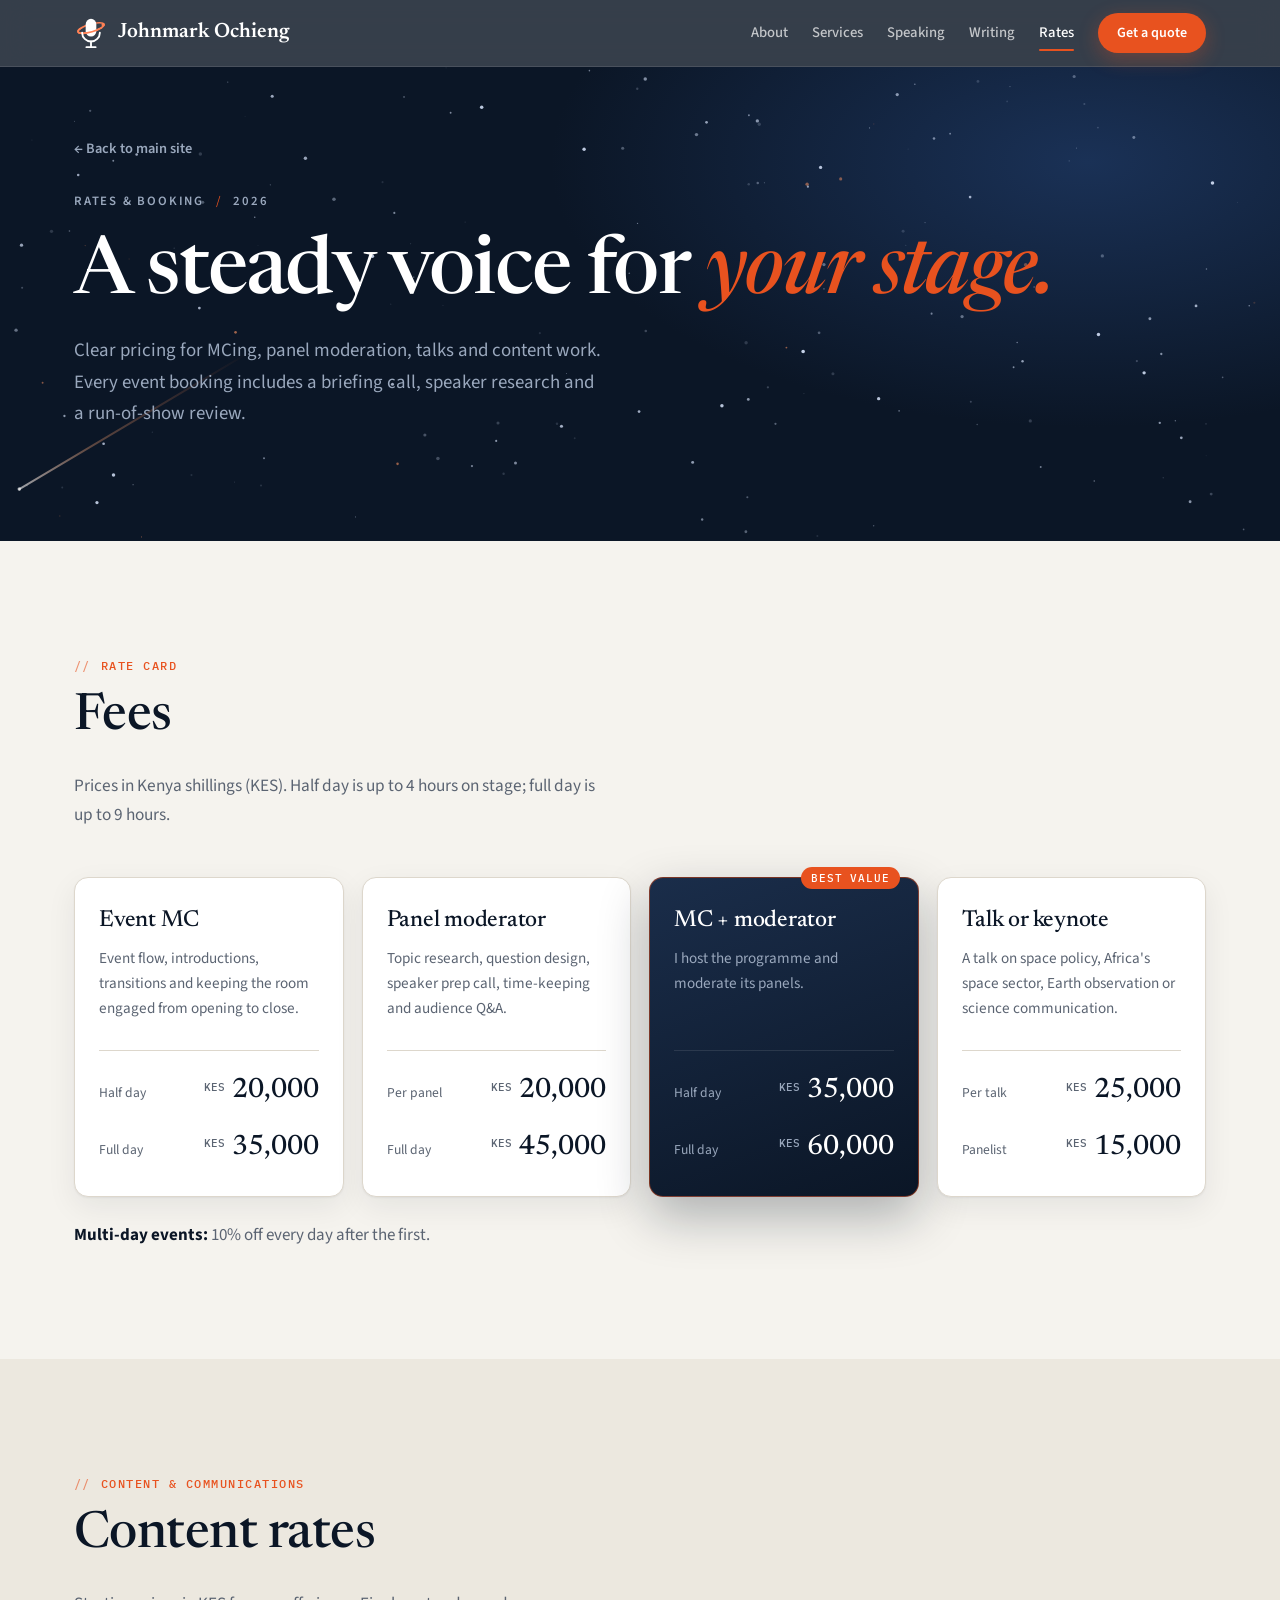
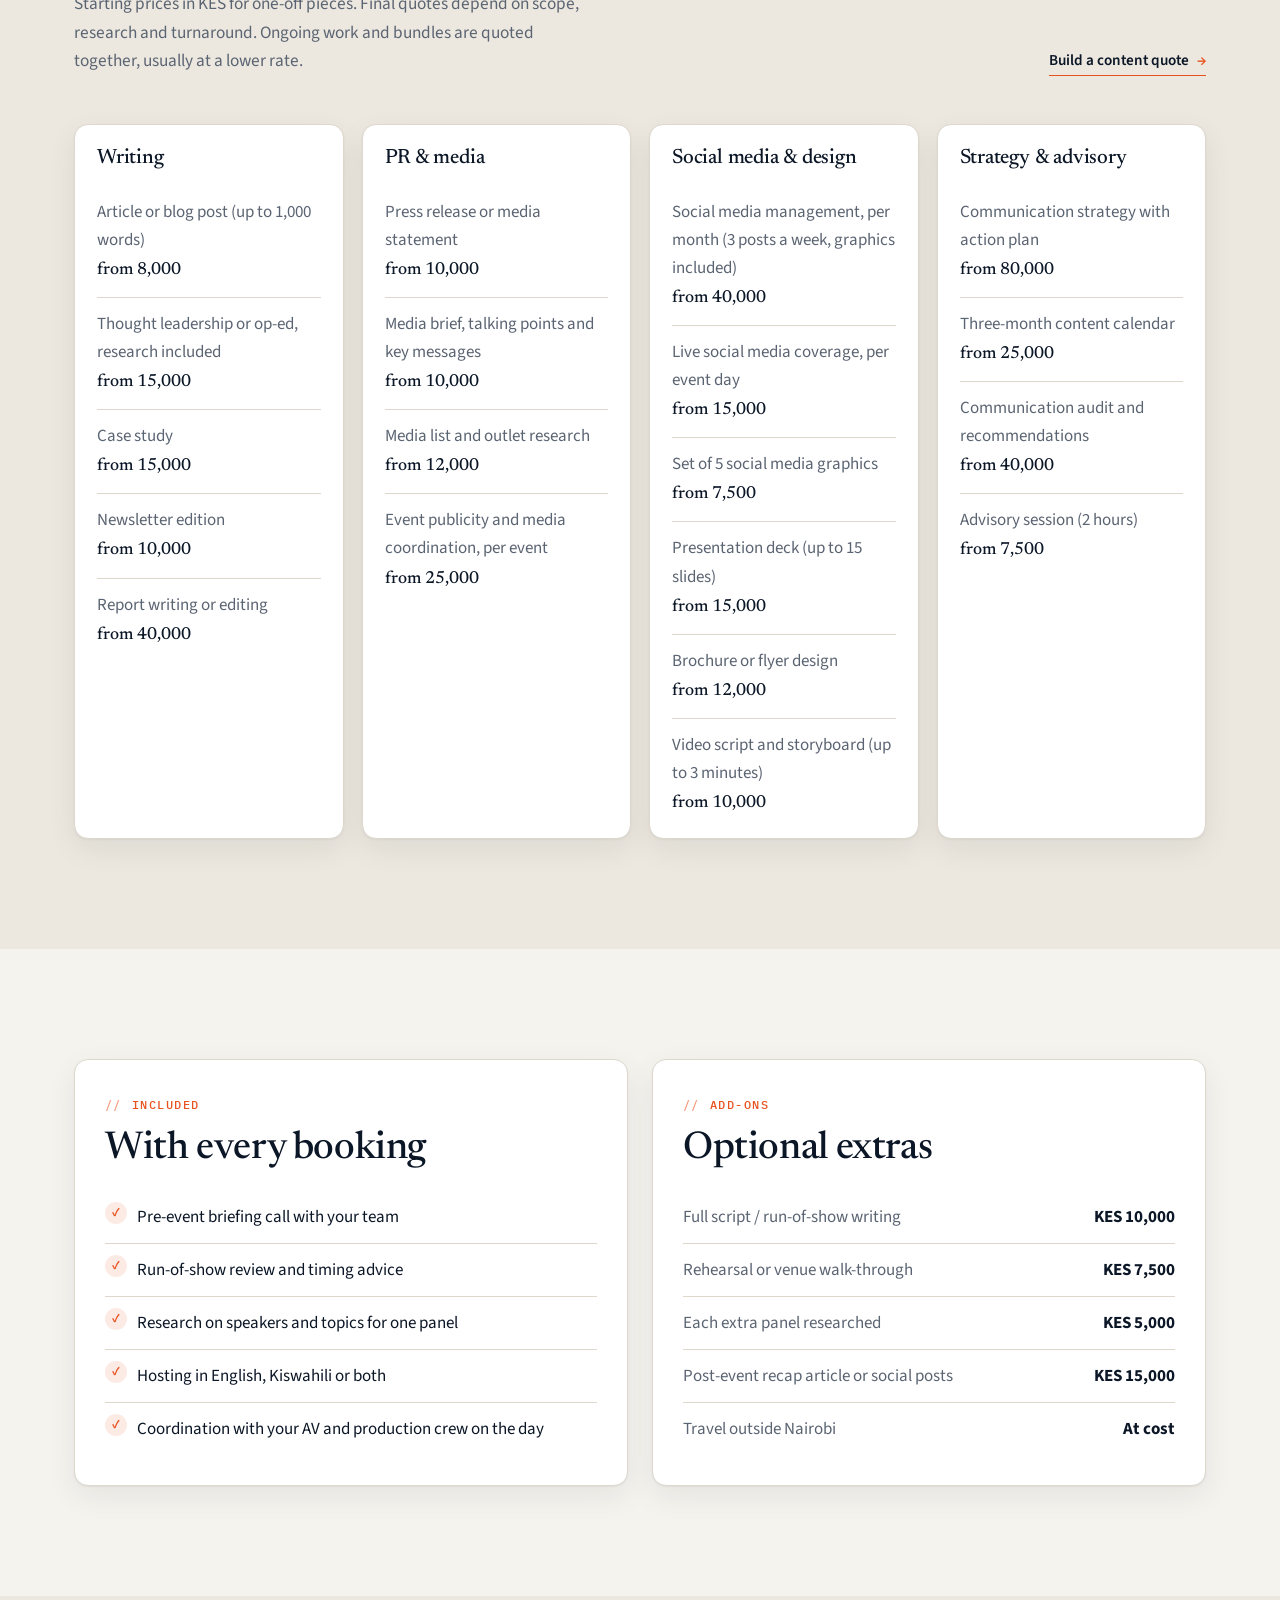
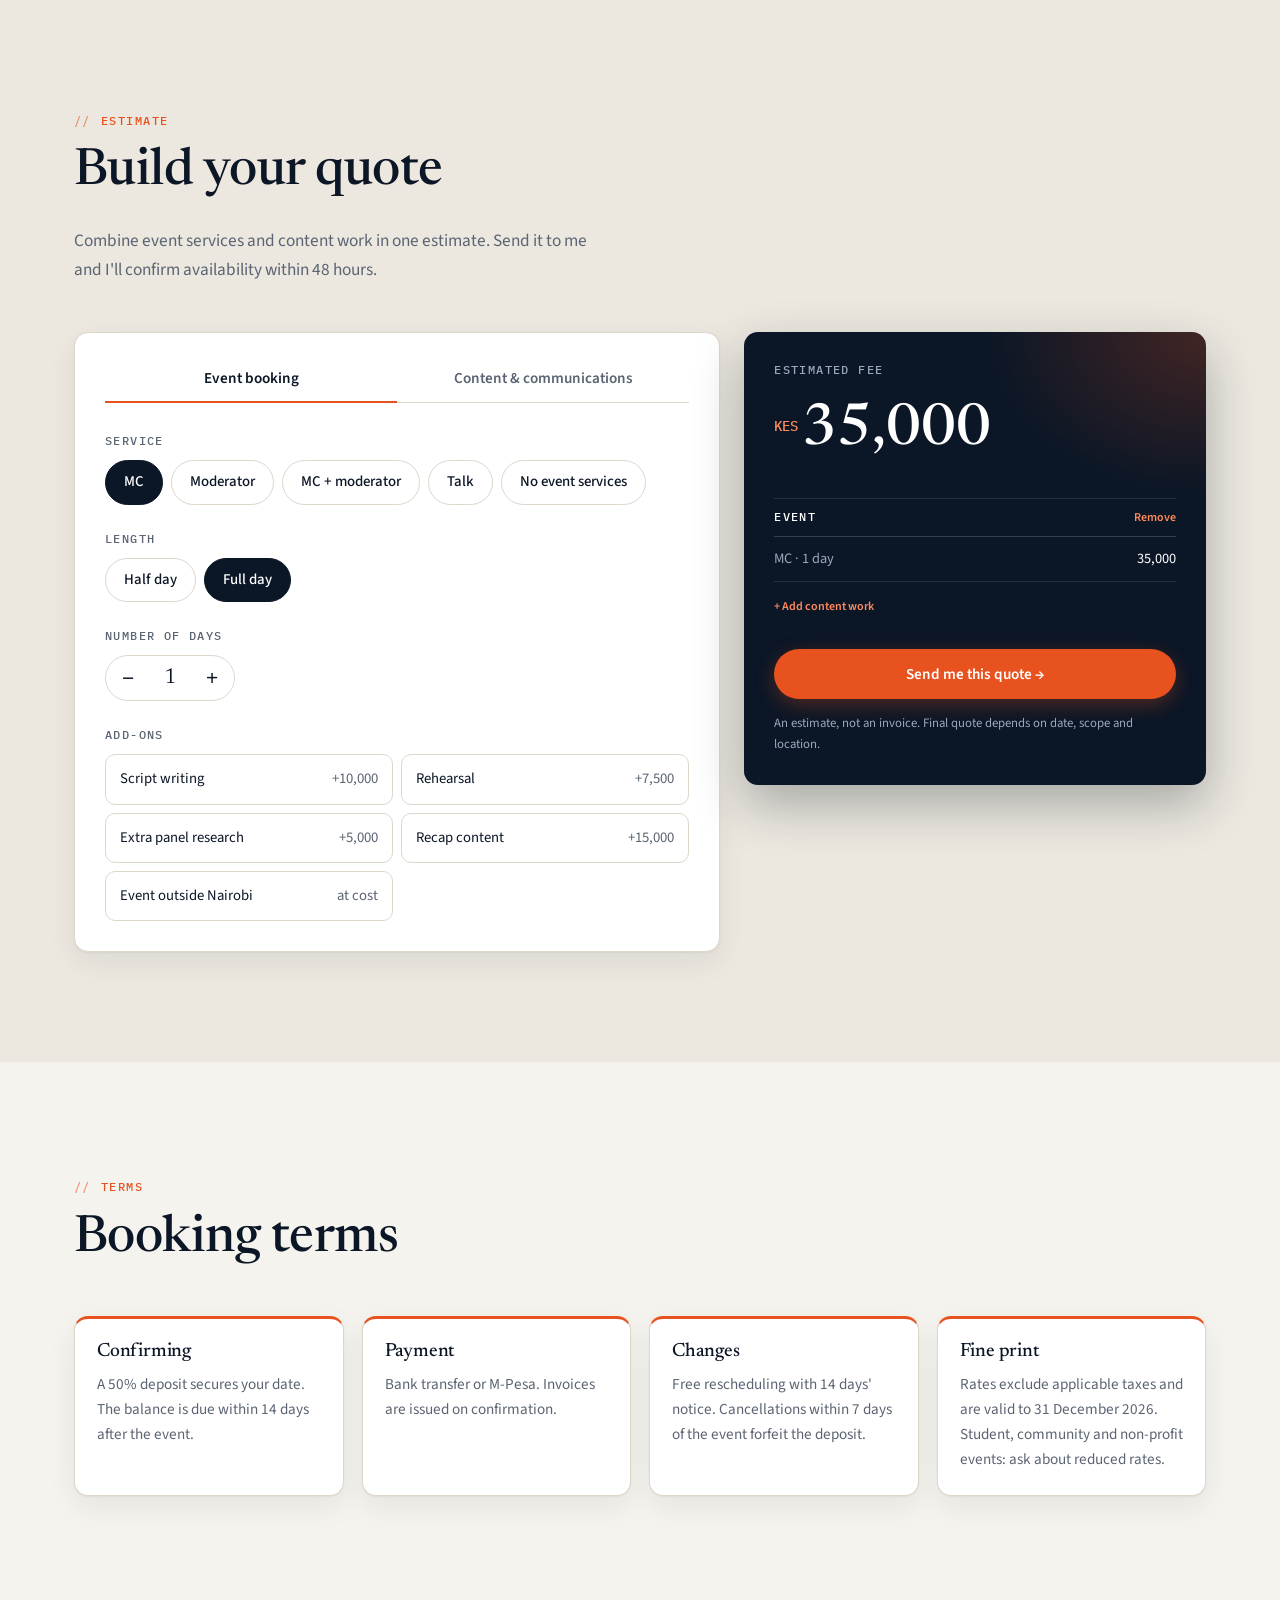
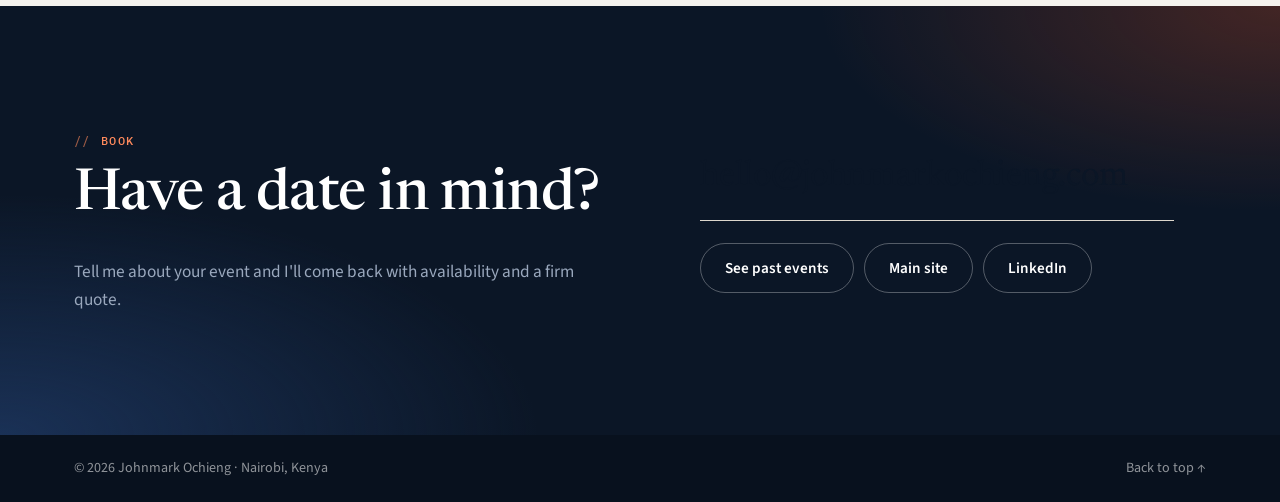
<file: rates-k7q2.html>
<!DOCTYPE html>
<html lang="en">
<head>
  <meta charset="utf-8">
  <meta name="robots" content="noindex, nofollow">
  <meta name="viewport" content="width=device-width, initial-scale=1">
  <title>Rates &amp; Booking · Johnmark Ochieng</title>
  <meta name="description" content="Rates for MCing, panel moderation, talks and communication work by Johnmark Ochieng, Nairobi. Get an instant estimate and request a quote.">
  <meta property="og:title" content="Rates & Booking · Johnmark Ochieng">
  <meta property="og:description" content="MC, moderation, talks and content: rates, what's included, and an instant quote estimator.">
  <meta property="og:image" content="https://johnmarkochieng.com/assets/johnmark-speaking.jpg">
  <link rel="preconnect" href="https://fonts.googleapis.com">
  <link rel="preconnect" href="https://fonts.gstatic.com" crossorigin>
  <link href="https://fonts.googleapis.com/css2?family=Newsreader:ital,opsz,wght@0,6..72,400;0,6..72,500;0,6..72,600;1,6..72,500&family=Source+Sans+3:wght@400;500;600;700&family=IBM+Plex+Mono:wght@400;500&display=swap" rel="stylesheet">
  <link rel="icon" href="assets/logo/favicon.svg" type="image/svg+xml">
  <link rel="stylesheet" href="styles.css">
  <script>document.documentElement.classList.add("js");</script>
</head>
<body>
  <div class="scroll-progress" aria-hidden="true"></div>
  <header class="nav">
    <div class="nav-inner">
      <a href="index.html" class="logo" aria-label="Johnmark Ochieng, home">
        <img src="assets/logo/mark.svg" alt="" class="logo-mark" width="34" height="34">
        <span class="logo-word">Johnmark Ochieng</span>
      </a>
      <button class="nav-toggle" aria-expanded="false" aria-controls="nav-links">Menu</button>
      <nav id="nav-links">
        <a href="index.html#about">About</a>
        <a href="index.html#services">Services</a>
        <a href="index.html#stage">Speaking</a>
        <a href="index.html#writing">Writing</a>
        <a href="rates-k7q2.html" class="active" aria-current="page">Rates</a>
        <a href="#quote" class="btn btn-accent btn-sm">Get a quote</a>
      </nav>
    </div>
  </header>

  <main>
    <section class="rates-hero">
      <canvas class="sky" data-interactive aria-hidden="true"></canvas>
      <div class="wrap">
        <a href="index.html" class="back-link">← Back to main site</a>
        <p class="kicker">Rates &amp; booking <span class="kicker-sep" aria-hidden="true">/</span> 2026</p>
        <h1>A steady voice for <em>your stage.</em></h1>
        <p class="lede">Clear pricing for MCing, panel moderation, talks and content work. Every event booking includes a briefing call, speaker research and a run-of-show review.</p>
      </div>
    </section>

    <section class="section" id="rates">
      <div class="wrap">
        <header class="section-head">
          <p class="eyebrow">Rate card</p>
          <h2>Fees</h2>
          <p class="intro">Prices in Kenya shillings (KES). Half day is up to 4 hours on stage; full day is up to 9 hours.</p>
        </header>
        <div class="rate-grid">
          <article class="rate-card reveal">
            <h3>Event MC</h3>
            <p class="rate-desc">Event flow, introductions, transitions and keeping the room engaged from opening to close.</p>
            <div class="rate-prices">
              <div><span>Half day</span><strong>20,000</strong></div>
              <div><span>Full day</span><strong>35,000</strong></div>
            </div>
          </article>
          <article class="rate-card reveal">
            <h3>Panel moderator</h3>
            <p class="rate-desc">Topic research, question design, speaker prep call, time-keeping and audience Q&amp;A.</p>
            <div class="rate-prices">
              <div><span>Per panel</span><strong>20,000</strong></div>
              <div><span>Full day</span><strong>45,000</strong></div>
            </div>
          </article>
          <article class="rate-card rate-card-best reveal">
            <span class="rate-badge">Best value</span>
            <h3>MC + moderator</h3>
            <p class="rate-desc">I host the programme and moderate its panels.</p>
            <div class="rate-prices">
              <div><span>Half day</span><strong>35,000</strong></div>
              <div><span>Full day</span><strong>60,000</strong></div>
            </div>
          </article>
          <article class="rate-card reveal">
            <h3>Talk or keynote</h3>
            <p class="rate-desc">A talk on space policy, Africa's space sector, Earth observation or science communication.</p>
            <div class="rate-prices">
              <div><span>Per talk</span><strong>25,000</strong></div>
              <div><span>Panelist</span><strong>15,000</strong></div>
            </div>
          </article>
        </div>
        <p class="rate-note"><strong>Multi-day events:</strong> 10% off every day after the first.</p>
      </div>
    </section>

    <section class="section section-alt" id="content">
      <div class="wrap">
        <header class="section-head section-head-row">
          <div>
            <p class="eyebrow">Content &amp; communications</p>
            <h2>Content rates</h2>
            <p class="intro">Starting prices in KES for one-off pieces. Final quotes depend on scope, research and turnaround. Ongoing work and bundles are quoted together, usually at a lower rate.</p>
          </div>
          <a href="#content-quote" class="link-arrow">Build a content quote</a>
        </header>
        <div class="content-grid">
          <div class="content-col reveal">
            <h3>Writing</h3>
            <ul class="addon-list">
              <li><span>Article or blog post (up to 1,000 words)</span><strong>from 8,000</strong></li>
              <li><span>Thought leadership or op-ed, research included</span><strong>from 15,000</strong></li>
              <li><span>Case study</span><strong>from 15,000</strong></li>
              <li><span>Newsletter edition</span><strong>from 10,000</strong></li>
              <li><span>Report writing or editing</span><strong>from 40,000</strong></li>
            </ul>
          </div>
          <div class="content-col reveal">
            <h3>PR &amp; media</h3>
            <ul class="addon-list">
              <li><span>Press release or media statement</span><strong>from 10,000</strong></li>
              <li><span>Media brief, talking points and key messages</span><strong>from 10,000</strong></li>
              <li><span>Media list and outlet research</span><strong>from 12,000</strong></li>
              <li><span>Event publicity and media coordination, per event</span><strong>from 25,000</strong></li>
            </ul>
          </div>
          <div class="content-col reveal">
            <h3>Social media &amp; design</h3>
            <ul class="addon-list">
              <li><span>Social media management, per month (3 posts a week, graphics included)</span><strong>from 40,000</strong></li>
              <li><span>Live social media coverage, per event day</span><strong>from 15,000</strong></li>
              <li><span>Set of 5 social media graphics</span><strong>from 7,500</strong></li>
              <li><span>Presentation deck (up to 15 slides)</span><strong>from 15,000</strong></li>
              <li><span>Brochure or flyer design</span><strong>from 12,000</strong></li>
              <li><span>Video script and storyboard (up to 3 minutes)</span><strong>from 10,000</strong></li>
            </ul>
          </div>
          <div class="content-col reveal">
            <h3>Strategy &amp; advisory</h3>
            <ul class="addon-list">
              <li><span>Communication strategy with action plan</span><strong>from 80,000</strong></li>
              <li><span>Three-month content calendar</span><strong>from 25,000</strong></li>
              <li><span>Communication audit and recommendations</span><strong>from 40,000</strong></li>
              <li><span>Advisory session (2 hours)</span><strong>from 7,500</strong></li>
            </ul>
          </div>
        </div>
      </div>
    </section>

    <section class="section">
      <div class="wrap incl-grid">
        <div class="reveal">
          <p class="eyebrow">Included</p>
          <h2>With every booking</h2>
          <ul class="check-list">
            <li>Pre-event briefing call with your team</li>
            <li>Run-of-show review and timing advice</li>
            <li>Research on speakers and topics for one panel</li>
            <li>Hosting in English, Kiswahili or both</li>
            <li>Coordination with your AV and production crew on the day</li>
          </ul>
        </div>
        <div class="reveal">
          <p class="eyebrow">Add-ons</p>
          <h2>Optional extras</h2>
          <ul class="addon-list">
            <li><span>Full script / run-of-show writing</span><strong>KES 10,000</strong></li>
            <li><span>Rehearsal or venue walk-through</span><strong>KES 7,500</strong></li>
            <li><span>Each extra panel researched</span><strong>KES 5,000</strong></li>
            <li><span>Post-event recap article or social posts</span><strong>KES 15,000</strong></li>
            <li><span>Travel outside Nairobi</span><strong>At cost</strong></li>
          </ul>
        </div>
      </div>
    </section>

    <section class="section section-alt" id="quote">
      <div class="wrap">
        <header class="section-head">
          <p class="eyebrow">Estimate</p>
          <h2>Build your quote</h2>
          <p class="intro">Combine event services and content work in one estimate. Send it to me and I'll confirm availability within 48 hours.</p>
        </header>

        <div class="estimator">
          <div class="est-controls">
            <div class="est-tabs" role="tablist" aria-label="Quote type">
              <button type="button" role="tab" id="tab-event" aria-controls="panel-event" aria-selected="true">Event booking</button>
              <button type="button" role="tab" id="tab-content" aria-controls="panel-content" aria-selected="false">Content &amp; communications <span class="tab-count" id="content-count" hidden></span></button>
            </div>

            <form id="estimator" class="est-panel" role="tabpanel" aria-labelledby="tab-event" onsubmit="return false">
              <div id="panel-event">
                <fieldset>
                  <legend>Service</legend>
                  <div class="seg" id="service">
                    <label><input type="radio" name="service" value="mc" checked><span>MC</span></label>
                    <label><input type="radio" name="service" value="mod"><span>Moderator</span></label>
                    <label><input type="radio" name="service" value="combo"><span>MC + moderator</span></label>
                    <label><input type="radio" name="service" value="talk"><span>Talk</span></label>
                    <label><input type="radio" name="service" value="none"><span>No event services</span></label>
                  </div>
                </fieldset>

                <fieldset id="format-field">
                  <legend>Length</legend>
                  <div class="seg" id="format">
                    <label><input type="radio" name="format" value="half"><span id="half-label">Half day</span></label>
                    <label><input type="radio" name="format" value="full" checked><span>Full day</span></label>
                  </div>
                </fieldset>

                <fieldset id="days-field">
                  <legend id="days-legend">Number of days</legend>
                  <div class="stepper">
                    <button type="button" id="minus" aria-label="Fewer">−</button>
                    <output id="days">1</output>
                    <button type="button" id="plus" aria-label="More">+</button>
                  </div>
                </fieldset>

                <fieldset id="addons-field">
                  <legend>Add-ons</legend>
                  <div class="addons">
                    <label><input type="checkbox" value="script"><span>Script writing <em>+10,000</em></span></label>
                    <label><input type="checkbox" value="rehearsal"><span>Rehearsal <em>+7,500</em></span></label>
                    <label><input type="checkbox" value="panel"><span>Extra panel research <em>+5,000</em></span></label>
                    <label><input type="checkbox" value="recap"><span>Recap content <em>+15,000</em></span></label>
                    <label><input type="checkbox" value="travel"><span>Event outside Nairobi <em>at cost</em></span></label>
                  </div>
                </fieldset>
              </div>
            </form>

            <div id="panel-content" class="est-panel" role="tabpanel" aria-labelledby="tab-content" hidden>
              <div class="seg content-groups" id="content-groups"></div>
              <ul class="content-items" id="content-items"></ul>
              <p class="est-hint">Starting prices. Bundles and ongoing work are usually quoted lower.</p>
            </div>
          </div>

          <aside class="est-summary" aria-live="polite">
            <p class="est-label" id="est-label">Estimated fee</p>
            <p class="est-total"><span>KES</span> <strong id="total">35,000</strong></p>
            <ul class="est-lines" id="lines"></ul>
            <a class="btn btn-accent est-send" id="send" href="mailto:hello@johnmarkochieng.com">Send me this quote →</a>
            <p class="est-fine">An estimate, not an invoice. Final quote depends on date, scope and location.</p>
          </aside>
        </div>
      </div>
    </section>

    <section class="section">
      <div class="wrap">
        <header class="section-head">
          <p class="eyebrow">Terms</p>
          <h2>Booking terms</h2>
        </header>
        <div class="terms">
          <div class="reveal"><h3>Confirming</h3><p>A 50% deposit secures your date. The balance is due within 14 days after the event.</p></div>
          <div class="reveal"><h3>Payment</h3><p>Bank transfer or M-Pesa. Invoices are issued on confirmation.</p></div>
          <div class="reveal"><h3>Changes</h3><p>Free rescheduling with 14 days' notice. Cancellations within 7 days of the event forfeit the deposit.</p></div>
          <div class="reveal"><h3>Fine print</h3><p>Rates exclude applicable taxes and are valid to 31 December 2026. Student, community and non-profit events: ask about reduced rates.</p></div>
        </div>
      </div>
    </section>

    <section class="contact">
      <div class="wrap contact-grid">
        <div>
          <p class="eyebrow eyebrow-light">Book</p>
          <h2>Have a date in mind?</h2>
          <p class="intro">Tell me about your event and I'll come back with availability and a firm quote.</p>
        </div>
        <div class="contact-card">
          <a class="contact-email" href="mailto:hello@johnmarkochieng.com?subject=Booking%20enquiry">hello@johnmarkochieng.com</a>
          <div class="contact-actions">
            <a href="index.html#stage" class="btn btn-ghost-light">See past events</a>
            <a href="index.html" class="btn btn-ghost-light">Main site</a>
            <a href="https://www.linkedin.com/in/johnmark-o-40053770/" class="btn btn-ghost-light" target="_blank" rel="noopener">LinkedIn</a>
          </div>
        </div>
      </div>
    </section>
  </main>

  <footer class="footer">
    <div class="wrap footer-inner">
      <p>© <span id="year"></span> Johnmark Ochieng · Nairobi, Kenya</p>
      <a href="#">Back to top ↑</a>
    </div>
  </footer>

  <button type="button" class="to-top" aria-label="Back to top"><svg width="16" height="16" viewBox="0 0 16 16" aria-hidden="true" focusable="false"><path d="M8 13V3M3.5 7.5L8 3l4.5 4.5" fill="none" stroke="currentColor" stroke-width="1.6" stroke-linecap="round" stroke-linejoin="round"/></svg></button>

  <script src="main.js"></script>
  <script src="rates.js"></script>
</body>
</html>
</file>
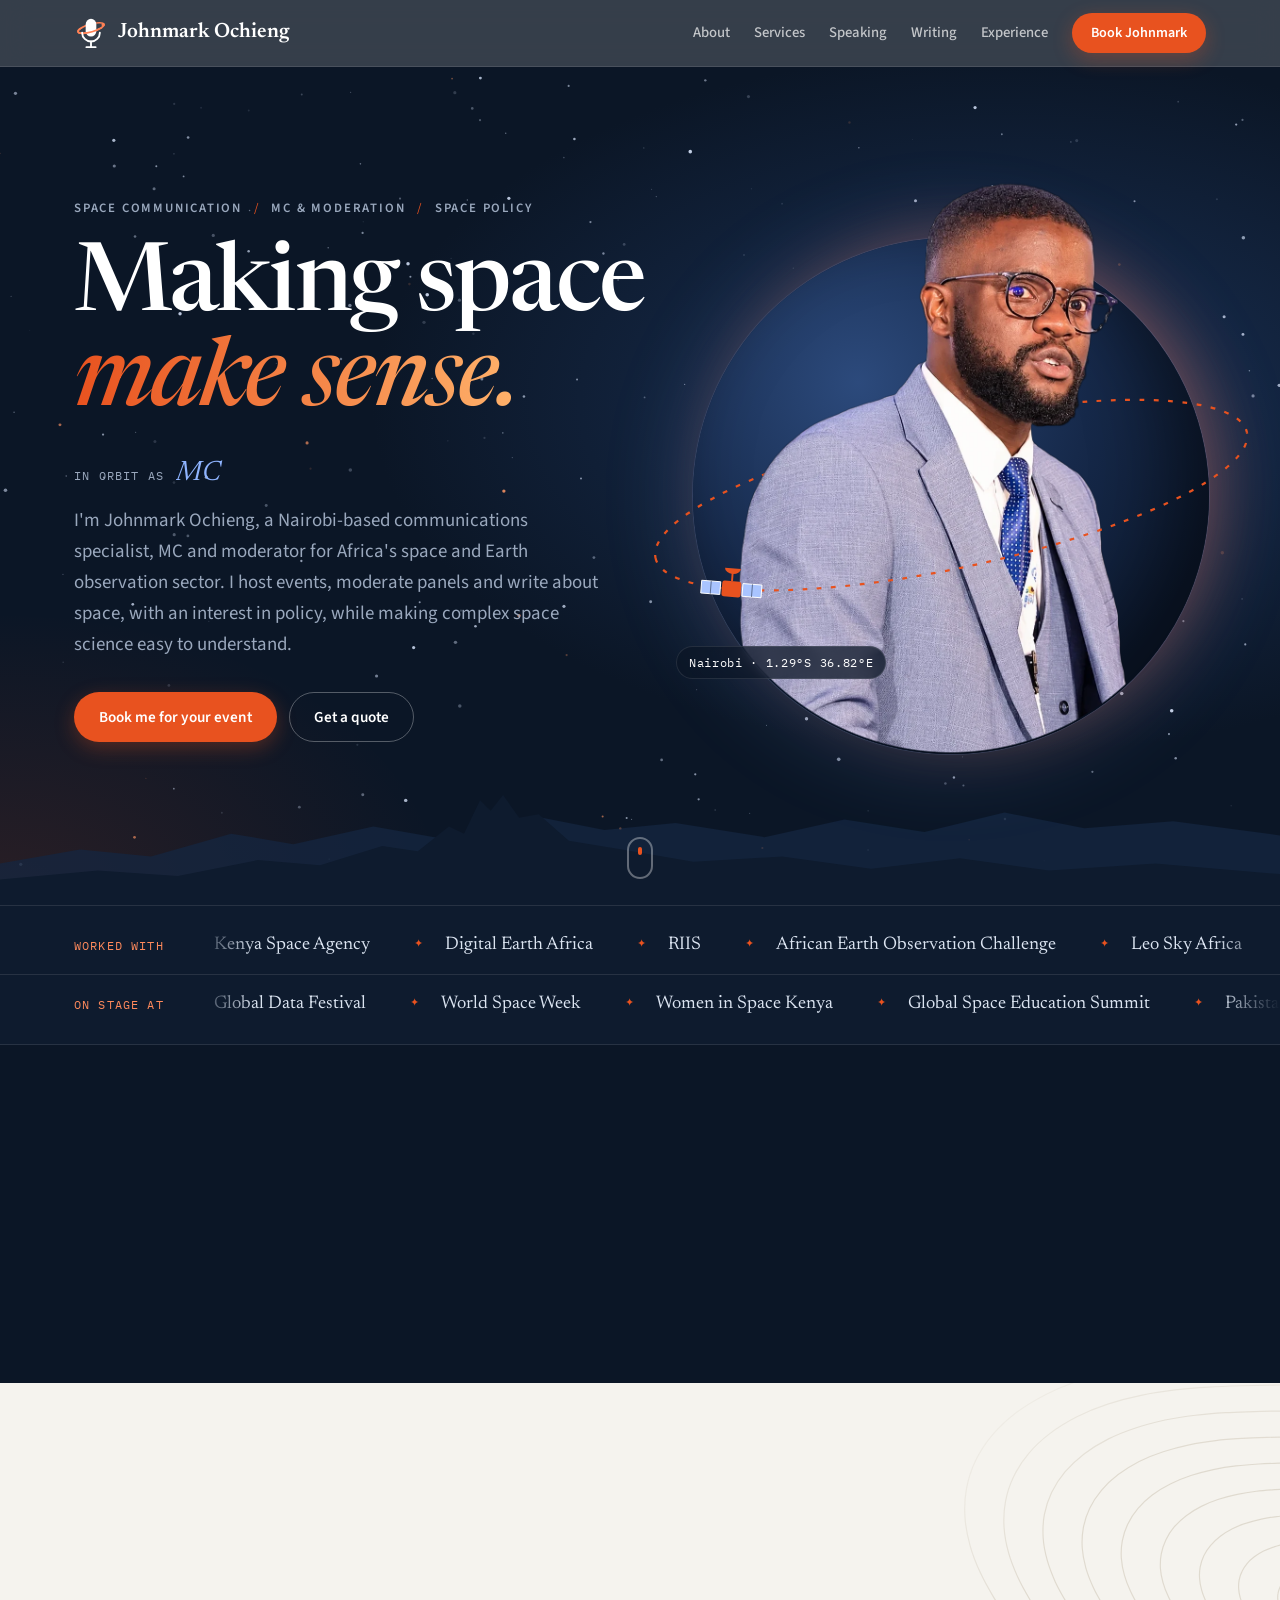
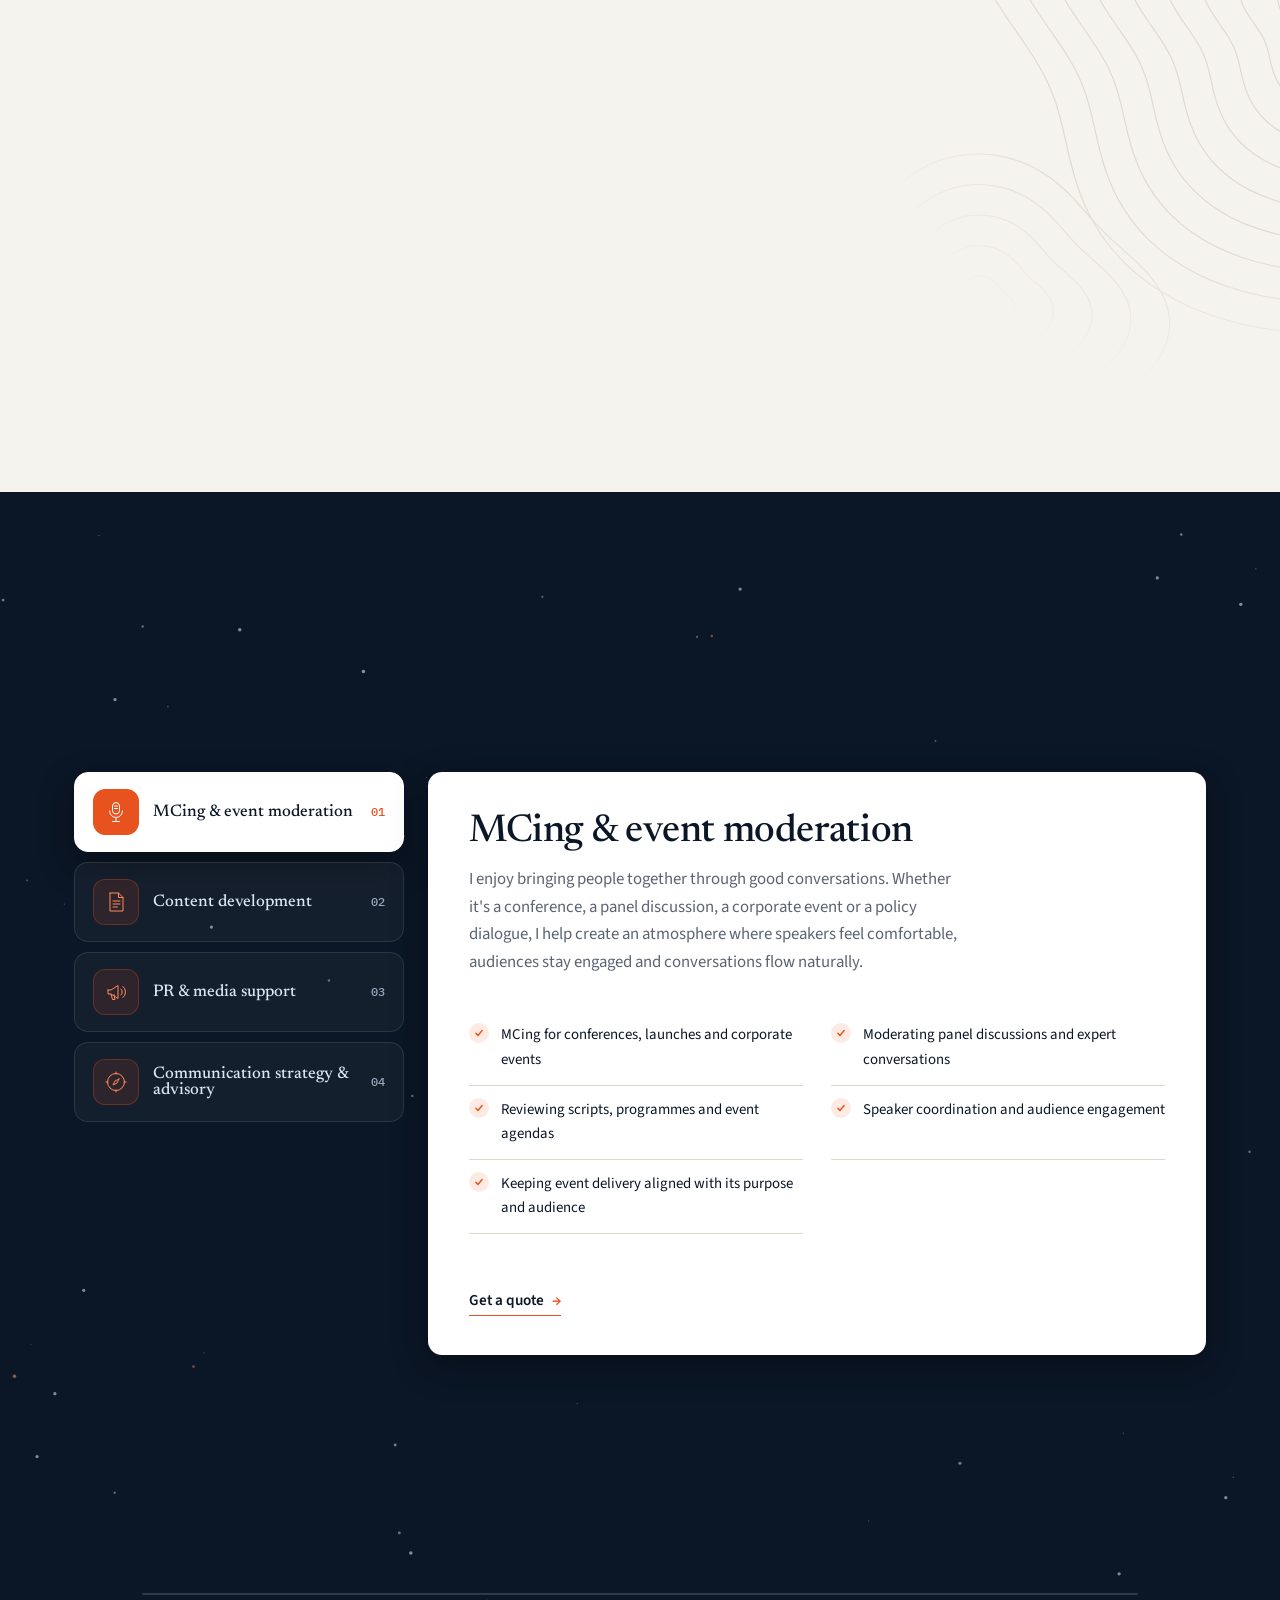
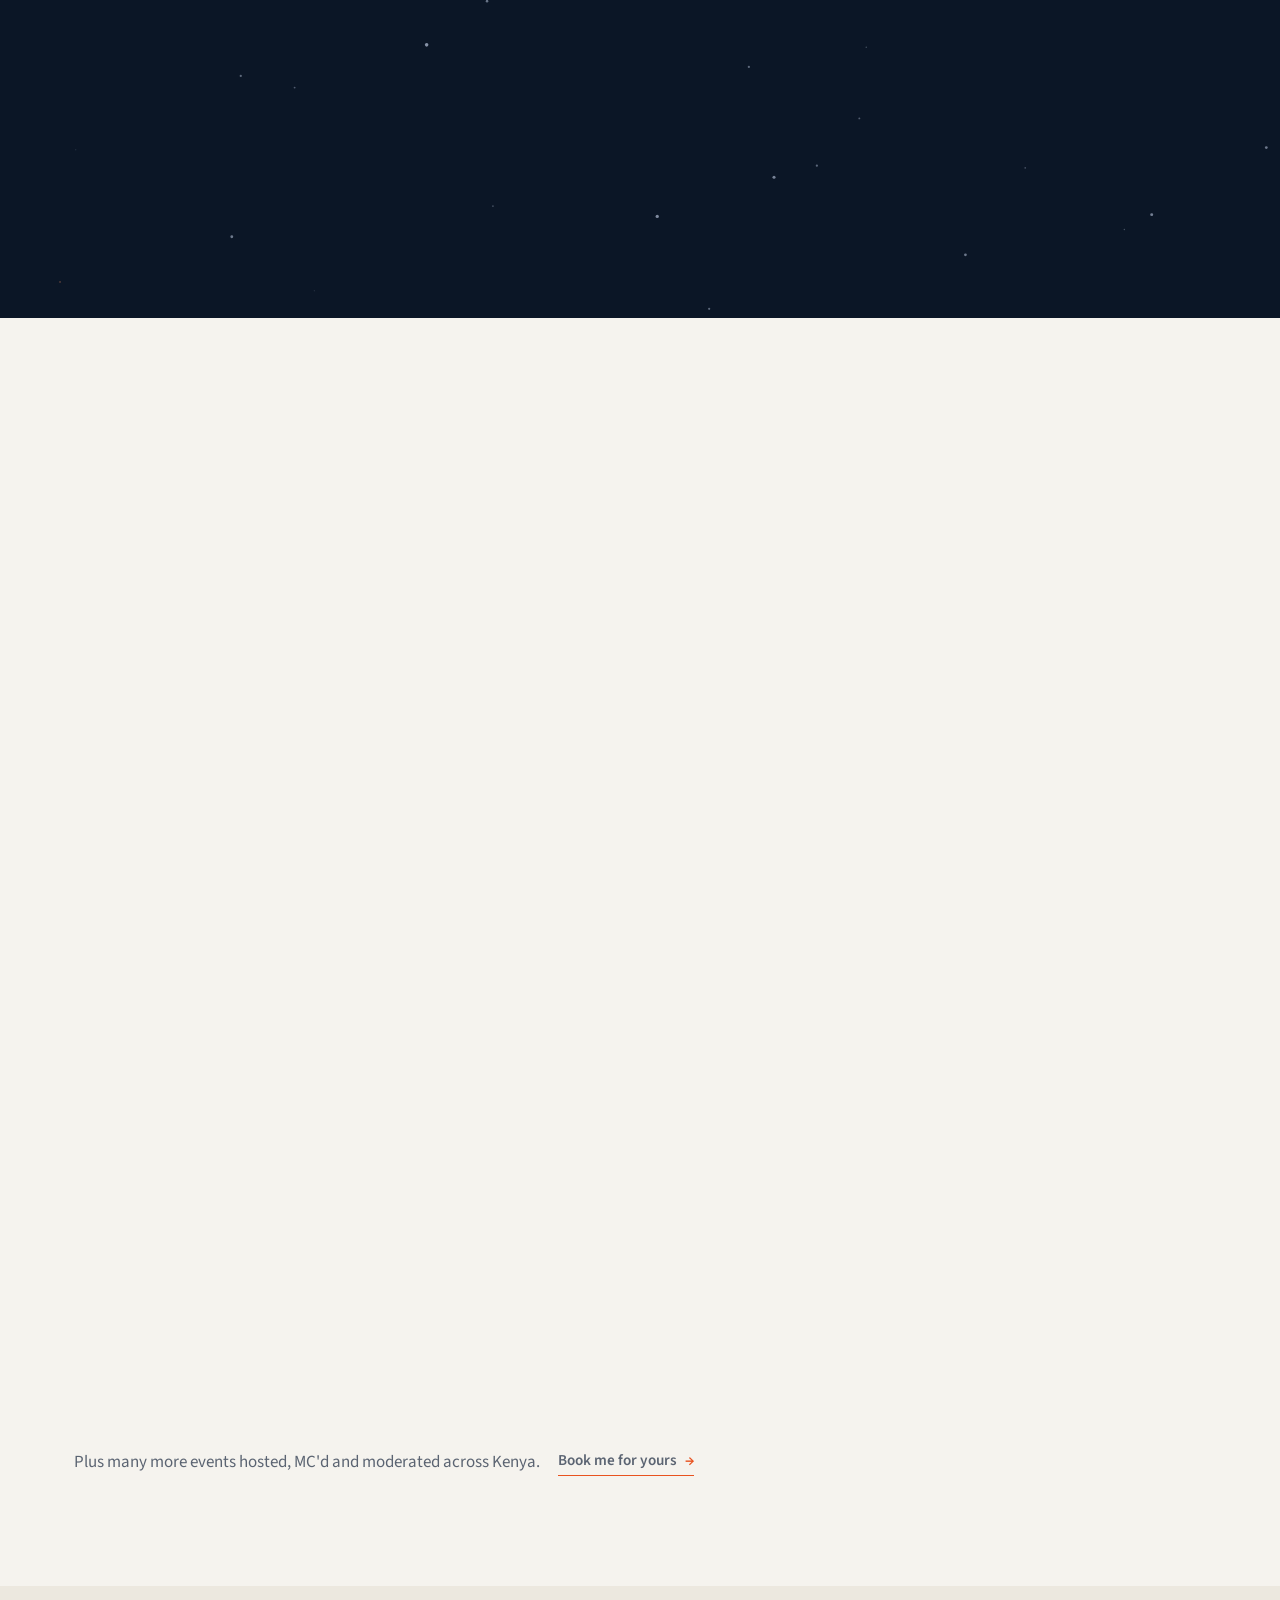
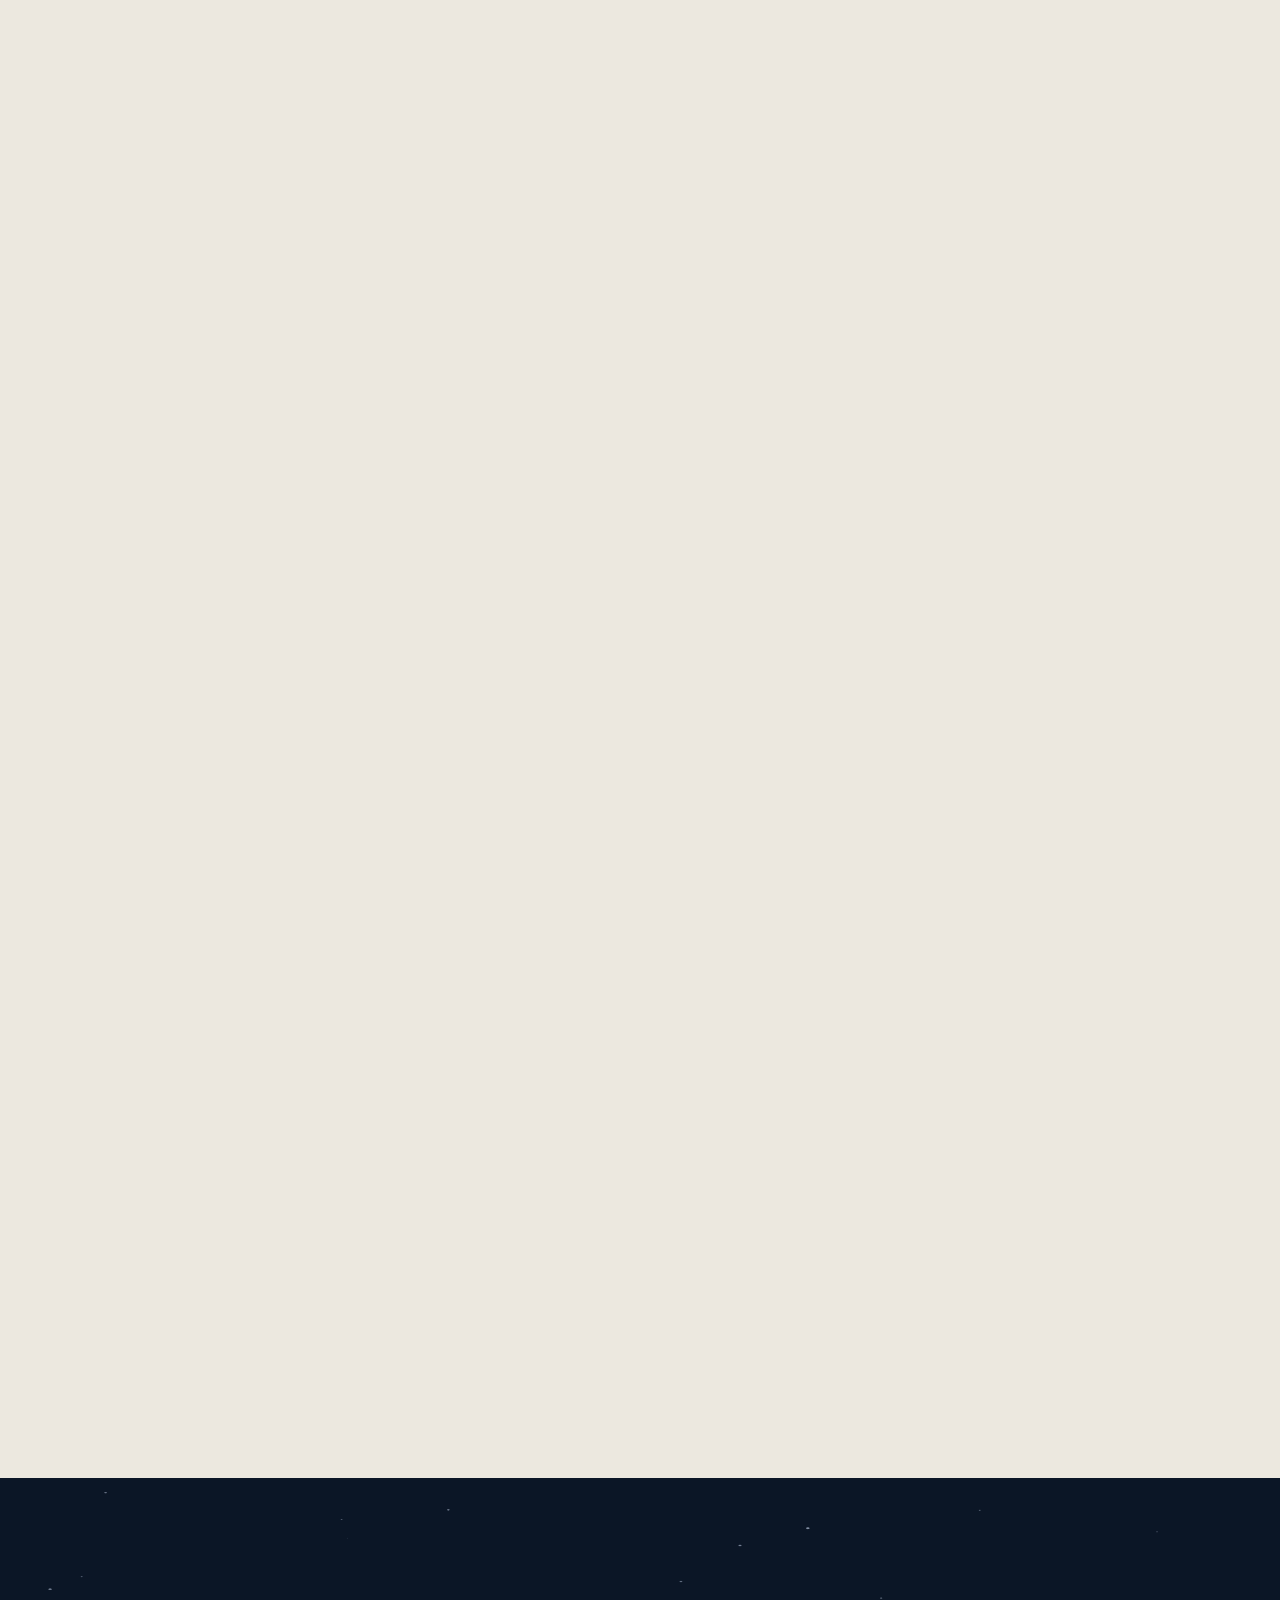
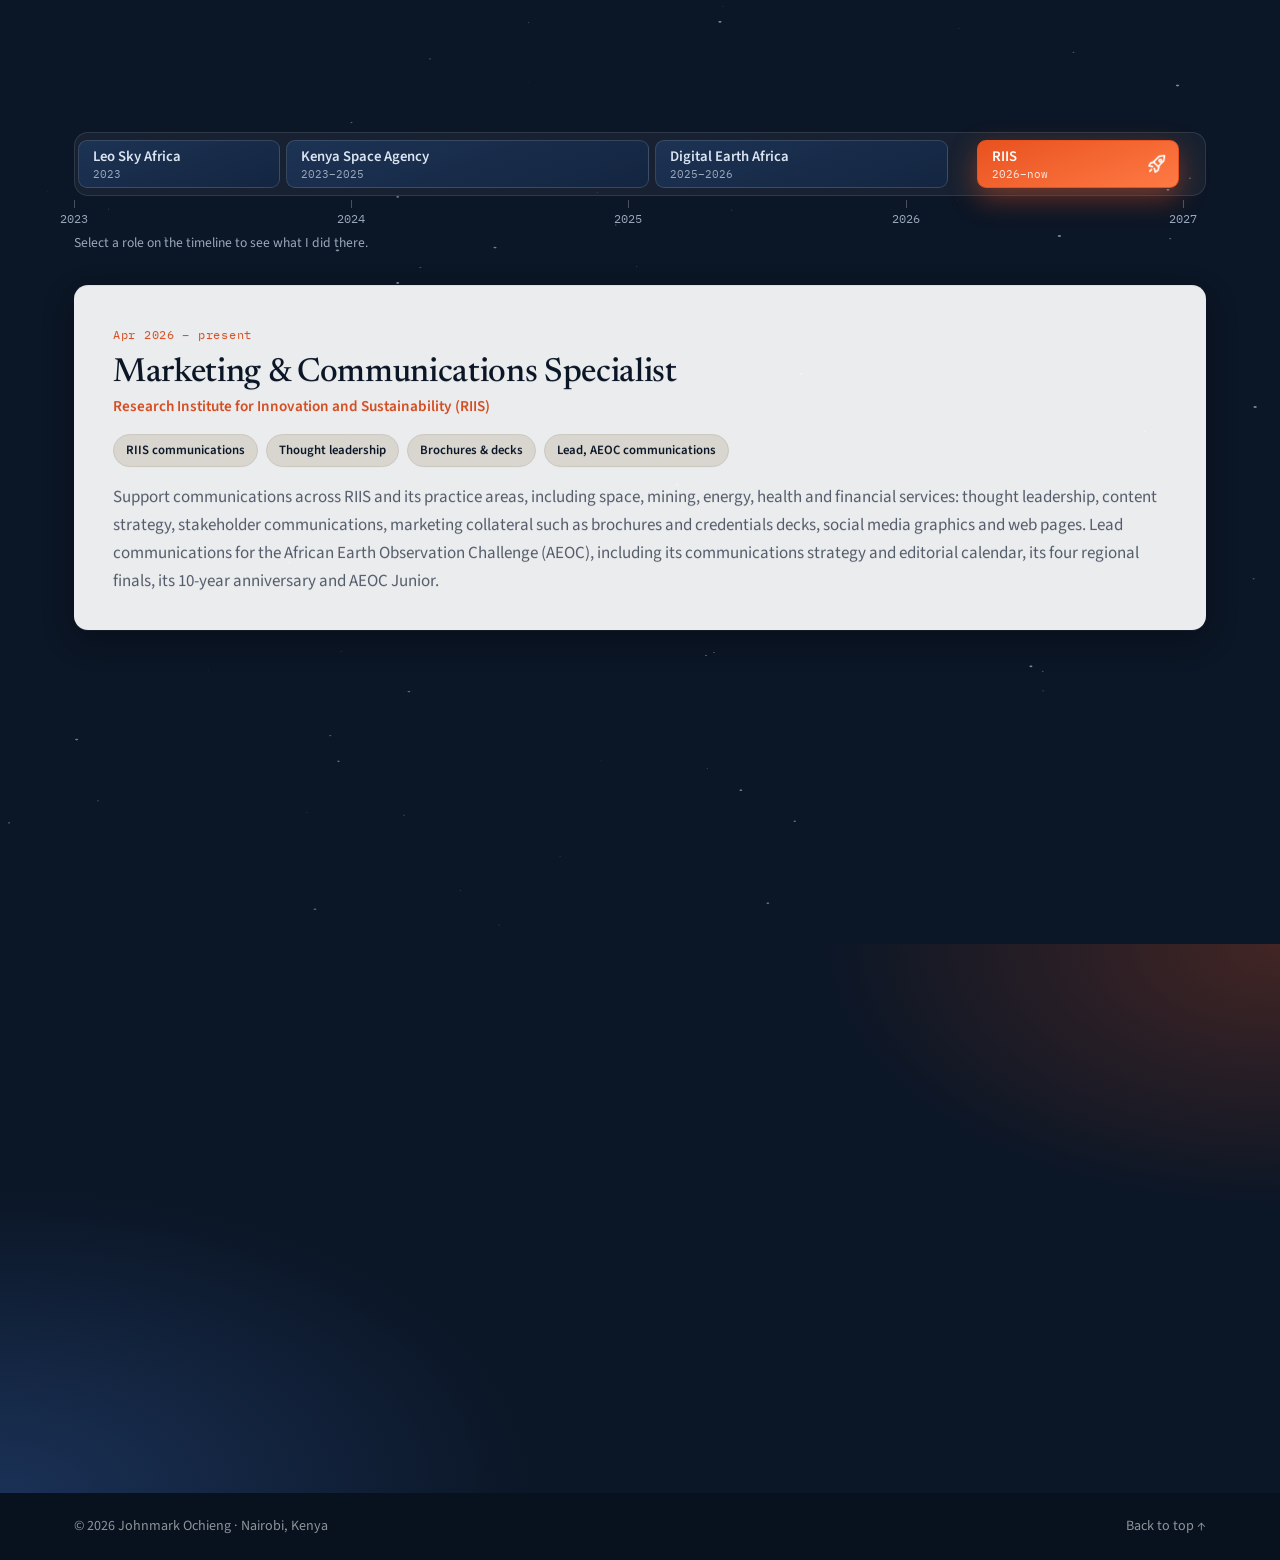
<file: rates.html>
<!DOCTYPE html>
<html lang="en">
<head>
  <meta charset="utf-8">
  <meta name="robots" content="noindex, nofollow">
  <meta http-equiv="refresh" content="0; url=index.html#contact">
  <title>Get a quote · Johnmark Ochieng</title>
  <link rel="canonical" href="https://johnmarkochieng.com/#contact">
</head>
<body>
  <p>Rates are shared on request. <a href="index.html#contact">Get in touch for a quote</a>.</p>
</body>
</html>
</file>
<file: styles.css>
/* =========================================================================
   Johnmark Ochieng · "Mission control" theme
   Light paper sections alternate with deep-space navy sections and cards.
   Colours, fonts, radii and motion timings are all set here.
   ========================================================================= */
:root {
  --paper: #f5f3ee;
  --paper-2: #ece8df;
  --white: #ffffff;
  --ink: #0b1626;          /* deep space navy */
  --ink-2: #102038;        /* dark card */
  --ink-3: #1a2d4a;        /* dark card border / hover */
  --muted: #5b6472;
  --muted-dark: #9aa8bd;   /* secondary text on navy */
  --line: #ddd7cc;
  --line-dark: rgba(255, 255, 255, 0.1);
  --accent: #e8521f;       /* mission orange */
  --accent-soft: #ff8a5c;  /* orange for small text on navy */
  --sky: #8fb4ff;          /* starlight blue, for small details on navy */
  --radius: 14px;
  --shadow: 0 1px 2px rgba(11, 22, 38, 0.05), 0 10px 30px rgba(11, 22, 38, 0.07);
  --shadow-lift: 0 2px 4px rgba(11, 22, 38, 0.06), 0 22px 44px rgba(11, 22, 38, 0.14);
  --max: 1180px;
  --serif: "Newsreader", Georgia, "Times New Roman", serif;
  --sans: "Source Sans 3", "Helvetica Neue", Arial, sans-serif;   /* body text */
  --mono: "IBM Plex Mono", ui-monospace, Menlo, monospace;
  --fast: 200ms;
  --base: 420ms;
  --slow: 800ms;
  --ease: cubic-bezier(.2, .75, .2, 1);
}

*, *::before, *::after { box-sizing: border-box; }
html { scroll-behavior: smooth; }
body { margin: 0; background: var(--paper); color: var(--ink); font-family: var(--sans); font-size: 17px; line-height: 1.65; -webkit-font-smoothing: antialiased; }
img { max-width: 100%; display: block; }
a { color: inherit; }
h1, h2, h3 { font-family: var(--serif); font-weight: 500; line-height: 1.12; margin: 0 0 0.5em; letter-spacing: -0.01em; }
h2 { font-size: clamp(2.1rem, 4.4vw, 3.2rem); }
h3 { font-size: 1.3rem; }
p { margin: 0 0 1em; }
.mono { font-family: var(--mono); }
main { overflow-x: clip; }
.wrap { max-width: var(--max); margin: 0 auto; padding: 0 24px; position: relative; z-index: 1; }
section[id] { scroll-margin-top: 80px; }

/* ---------- Dark sections ---------- */
.dark { position: relative; background: var(--ink); color: #e8eef7; }
.dark-2 { background: #0e1b2e; color: #e8eef7; }
.dark .intro, .dark p { color: var(--muted-dark); }
.dark h2, .dark h3 { color: var(--white); }
.sky { position: absolute; inset: 0; width: 100%; height: 100%; pointer-events: none; z-index: 0; }

/* ---------- Buttons & links ---------- */
.btn {
  display: inline-flex; align-items: center; justify-content: center; gap: 8px;
  padding: 13px 24px; border-radius: 999px; border: 1px solid transparent;
  font: 600 0.95rem var(--sans); text-decoration: none; cursor: pointer;
  transition: background var(--fast), color var(--fast), border-color var(--fast), transform var(--fast) var(--ease), box-shadow var(--fast);
}
.btn:hover { transform: translateY(-2px); }
.btn:active { transform: translateY(0); }
.btn:focus-visible { outline: 2px solid var(--accent); outline-offset: 3px; }
.btn-sm { padding: 9px 18px; font-size: 0.88rem; }
.btn-accent { background: var(--accent); color: var(--white); box-shadow: 0 6px 20px rgba(232, 82, 31, 0.3); }
.btn-accent:hover { background: #ff6a33; box-shadow: 0 10px 28px rgba(232, 82, 31, 0.45); }
.btn-dark { background: var(--ink); color: var(--white); }
.btn-dark:hover { background: var(--accent); }
.btn-ghost, .btn-ghost-light { border-color: rgba(255, 255, 255, 0.3); color: var(--white); }
.btn-ghost:hover, .btn-ghost-light:hover { border-color: var(--white); background: rgba(255, 255, 255, 0.08); }
.link-arrow { display: inline-flex; align-items: center; gap: 8px; font-weight: 600; font-size: 0.95rem; text-decoration: none; border-bottom: 1px solid var(--accent); padding-bottom: 2px; }
.link-arrow::after { content: "→"; color: var(--accent); transition: transform var(--fast) var(--ease); }
.link-arrow:hover::after, a:hover > .link-arrow::after, .article:hover .link-arrow::after { transform: translateX(5px); }
.dark .link-arrow::after { color: var(--accent-soft); }

/* ---------- Cards ---------- */
.card { background: var(--white); border: 1px solid var(--line); border-radius: var(--radius); box-shadow: var(--shadow); transition: transform var(--base) var(--ease), box-shadow var(--base) var(--ease), border-color var(--base); }
.card-dark { position: relative; background: linear-gradient(160deg, var(--ink-3), var(--ink-2) 55%); border: 1px solid var(--line-dark); border-radius: var(--radius); color: #e8eef7; transition: transform var(--base) var(--ease), border-color var(--base), box-shadow var(--base); }
/* Cursor spotlight on cards (position set by main.js) */
.glow { isolation: isolate; overflow: hidden; }
.glow::before { content: ""; position: absolute; inset: 0; z-index: -1; opacity: 0; transition: opacity var(--base); pointer-events: none;
  background: radial-gradient(360px circle at var(--mx, 50%) var(--my, 50%), rgba(232, 82, 31, 0.22), transparent 60%); }
.glow:hover::before { opacity: 1; }
.card.glow:hover { transform: translateY(-4px); box-shadow: var(--shadow-lift); border-color: rgba(232, 82, 31, 0.4); }
.card.glow::before { background: radial-gradient(360px circle at var(--mx, 50%) var(--my, 50%), rgba(232, 82, 31, 0.08), transparent 60%); }
.card-dark:hover { border-color: rgba(232, 82, 31, 0.45); box-shadow: 0 20px 50px rgba(0, 0, 0, 0.35); }

/* ---------- Scroll progress + back to top ---------- */
.scroll-progress { position: fixed; top: 0; left: 0; right: 0; height: 3px; z-index: 30; background: linear-gradient(90deg, var(--accent), var(--accent-soft)); transform: scaleX(0); transform-origin: 0 50%; pointer-events: none; }
.to-top { position: fixed; right: 20px; bottom: 20px; z-index: 25; width: 46px; height: 46px; display: grid; place-items: center; border-radius: 50%; border: 0; background: var(--ink); color: var(--white); box-shadow: 0 8px 24px rgba(11, 22, 38, 0.3); cursor: pointer; opacity: 0; visibility: hidden; transform: translateY(12px) scale(.9); transition: opacity var(--base) var(--ease), transform var(--base) var(--ease), visibility 0s linear var(--base), background var(--fast); }
.to-top.is-shown { opacity: 1; visibility: visible; transform: none; transition-delay: 0s; }
.to-top:hover { background: var(--accent); }
.to-top:focus-visible { outline: 2px solid var(--accent); outline-offset: 3px; }

/* ---------- Navigation (dark glass) ---------- */
.nav { position: sticky; top: 0; z-index: 20; background: rgba(11, 22, 38, 0.82); backdrop-filter: blur(14px); -webkit-backdrop-filter: blur(14px); border-bottom: 1px solid var(--line-dark); color: var(--white); }
.nav-inner { max-width: var(--max); margin: 0 auto; padding: 13px 24px; display: flex; align-items: center; justify-content: space-between; gap: 24px; }
.logo { display: inline-flex; align-items: center; gap: 10px; text-decoration: none; }
.logo-mark { width: 34px; height: 34px; filter: invert(1) hue-rotate(180deg); transition: transform var(--base) var(--ease); }
.logo:hover .logo-mark { transform: rotate(-12deg) scale(1.08); }
.logo-word { font-family: var(--serif); font-size: 1.3rem; font-weight: 600; white-space: nowrap; }
.nav nav { display: flex; align-items: center; gap: 24px; }
.nav nav a:not(.btn) { position: relative; text-decoration: none; font-size: 0.92rem; font-weight: 500; color: rgba(255, 255, 255, 0.7); transition: color var(--fast); }
.nav nav a:not(.btn):hover, .nav nav a.active { color: var(--white); }
.nav nav a:not(.btn)::after { content: ""; position: absolute; left: 0; right: 0; bottom: -6px; height: 2px; border-radius: 2px; background: var(--accent); transform: scaleX(0); transform-origin: left; transition: transform var(--base) var(--ease); }
.nav nav a.active::after, .nav nav a:not(.btn):hover::after, .nav nav a:not(.btn):focus-visible::after { transform: scaleX(1); }
.nav a:focus-visible { outline: 2px solid var(--accent); outline-offset: 4px; border-radius: 3px; }
.nav-toggle { display: none; background: none; border: 1px solid rgba(255, 255, 255, 0.4); color: var(--white); padding: 7px 16px; border-radius: 999px; font: 600 0.9rem var(--sans); cursor: pointer; }

/* ---------- Hero ---------- */
.hero { min-height: calc(100vh - 62px); display: flex; align-items: center; padding: 64px 0 96px; overflow: hidden;
  background: radial-gradient(70% 60% at 78% 40%, #1a3156 0%, transparent 70%), radial-gradient(50% 50% at 0% 100%, rgba(232, 82, 31, 0.14), transparent 70%), var(--ink); }
.hero-grid { display: grid; grid-template-columns: 1.1fr 0.9fr; gap: 72px; align-items: center; width: 100%; }
.kicker { display: block; font-family: var(--sans); font-size: 0.8rem; font-weight: 600; letter-spacing: 0.14em; text-transform: uppercase; color: var(--muted-dark); margin-bottom: 22px; }
.kicker-sep { color: var(--accent); margin: 0 0.55em; font-weight: 400; }
.hero h1 { font-size: clamp(3.2rem, 7.4vw, 6.2rem); line-height: 1; letter-spacing: -0.03em; color: var(--white); margin-bottom: 20px; }
.hero h1 em { color: var(--accent); background: linear-gradient(90deg, var(--accent), #ffb26b, var(--accent)); background-size: 200% 100%; -webkit-background-clip: text; background-clip: text; color: transparent; animation: shimmer 6s ease-in-out infinite; padding-right: .06em; }
@keyframes shimmer { 50% { background-position: 100% 0; } }
.hero-roles { display: flex; align-items: baseline; gap: 12px; margin-bottom: 18px; font-family: var(--serif); font-size: clamp(1.3rem, 2.4vw, 1.75rem); color: var(--white); }
.hero-roles .mono { font-size: 0.75rem; letter-spacing: 0.1em; text-transform: uppercase; color: var(--muted-dark); }
.role-rotator { position: relative; display: inline-grid; height: 1.3em; overflow: hidden; color: var(--sky); font-style: italic; }
.role-rotator span { grid-area: 1 / 1; transform: translateY(110%); opacity: 0; transition: transform .6s var(--ease), opacity .6s; white-space: nowrap; }
.role-rotator span.is-on { transform: none; opacity: 1; }
.role-rotator span.is-out { transform: translateY(-110%); opacity: 0; }
html:not(.js) .role-rotator span:first-child { transform: none; opacity: 1; }
.lede { font-size: clamp(1.05rem, 1.5vw, 1.18rem); color: var(--muted-dark); max-width: 33rem; margin-bottom: 32px; }
.hero-actions { display: flex; flex-wrap: wrap; gap: 12px; }

/* Photo with planet, orbit and satellite */
.hero-photo { position: relative; margin: 0 40px 0 auto; width: 100%; max-width: 430px; aspect-ratio: 911 / 1230; }
.planet { position: absolute; left: -10%; right: -10%; top: 10%; aspect-ratio: 1; border-radius: 50%; z-index: 0;
  background: radial-gradient(circle at 32% 28%, #2c4a7c 0%, #16294a 45%, #0d1a30 75%);
  box-shadow: inset -30px -30px 80px rgba(0, 0, 0, 0.45), 0 0 0 1px rgba(143, 180, 255, 0.12), 0 0 90px rgba(143, 180, 255, 0.22), 18px -10px 70px -20px rgba(232, 82, 31, 0.5);
  }
@keyframes float { 50% { transform: translateY(-10px); } }
.hero-cutout { position: absolute; inset: 0; width: 100%; height: 100%; object-fit: contain; z-index: 2;
  /* Union of two shapes: everything above the planet's centre line, plus the planet disc itself.
     Planet = 120% of the photo width, top at 10% of its height, so its centre is at 54.4% of the
     height and its radii are 60% (of width) and 44.4% (of height). */
  -webkit-mask-image: linear-gradient(to bottom, #000 54.4%, transparent 54.4%), radial-gradient(ellipse 60% 44.4% at 50% 54.4%, #000 99.4%, transparent 100%);
          mask-image: linear-gradient(to bottom, #000 54.4%, transparent 54.4%), radial-gradient(ellipse 60% 44.4% at 50% 54.4%, #000 99.4%, transparent 100%); }
.hero-orbit { position: absolute; left: -24%; width: 148%; top: 27%; aspect-ratio: 2 / 1; pointer-events: none; overflow: visible; }
.orbit-back { z-index: 1; }
.orbit-front { z-index: 3; }
.orbit-path { fill: none; stroke: var(--accent); stroke-width: 1.4; stroke-dasharray: 3 6; animation: dash 30s linear infinite; }
@keyframes dash { to { stroke-dashoffset: -900; } }
.sat-body { fill: var(--accent); }
.sat-panel { fill: #a9c4ff; stroke: var(--white); stroke-width: .6; }
.sat-grid { stroke: var(--ink); stroke-width: .6; opacity: .5; }
.sat-mast { stroke: var(--accent); stroke-width: 1.2; }
.sat-dish { fill: var(--accent); }
.photo-tag { position: absolute; z-index: 4; left: -14%; bottom: 14%; font-size: 0.72rem; letter-spacing: 0.06em; color: var(--white); background: rgba(11, 22, 38, 0.75); border: 1px solid var(--line-dark); padding: 6px 12px; border-radius: 999px; backdrop-filter: blur(6px); }
.scroll-cue { position: absolute; z-index: 2; left: 50%; bottom: 26px; width: 26px; height: 42px; margin-left: -13px; border: 2px solid rgba(255, 255, 255, 0.35); border-radius: 14px; }
.scroll-cue span { position: absolute; top: 8px; left: 50%; width: 4px; height: 8px; margin-left: -2px; border-radius: 2px; background: var(--accent); animation: cue 1.8s ease-in-out infinite; }
@keyframes cue { 0% { opacity: 0; transform: translateY(0); } 30% { opacity: 1; } 100% { opacity: 0; transform: translateY(14px); } }

/* Hero entrance */
.js .hero-copy > *, .js .hero-photo { opacity: 0; transform: translateY(24px); animation: rise 1s var(--ease) forwards; }
.js .hero-copy > *:nth-child(2) { animation-delay: .1s; }
.js .hero-copy > *:nth-child(3) { animation-delay: .2s; }
.js .hero-copy > *:nth-child(4) { animation-delay: .3s; }
.js .hero-copy > *:nth-child(5) { animation-delay: .4s; }
.js .hero-photo { animation-delay: .25s; }
@keyframes rise { to { opacity: 1; transform: none; } }

/* ---------- Trust marquee ---------- */
.trust { padding: 10px 0; border-top: 1px solid var(--line-dark); border-bottom: 1px solid var(--line-dark); }
.trust-row { display: grid; grid-template-columns: max-content 1fr; align-items: center; }
.trust-row + .trust-row { border-top: 1px solid var(--line-dark); }
.trust-label { margin: 0; padding-left: max(24px, calc((100vw - var(--max)) / 2 + 24px)); padding-right: 28px; min-width: 0; font-size: 0.72rem; letter-spacing: 0.1em; text-transform: uppercase; color: var(--accent-soft); white-space: nowrap; }
.marquee { overflow: hidden; -webkit-mask-image: linear-gradient(90deg, transparent, #000 6%, #000 94%, transparent); mask-image: linear-gradient(90deg, transparent, #000 6%, #000 94%, transparent); }
.marquee-track { display: flex; width: max-content; animation: marquee 40s linear infinite; }
.marquee-reverse .marquee-track { animation-direction: reverse; animation-duration: 46s; }
.marquee:hover .marquee-track { animation-play-state: paused; }
.trust-list { list-style: none; margin: 0; padding: 14px 0; display: flex; }
.trust-list li { font-family: var(--serif); font-size: 1.15rem; color: #dbe4f1; white-space: nowrap; padding: 0 22px; display: flex; align-items: center; gap: 44px; }
.trust-list li::after { content: "✦"; font-size: 0.7rem; color: var(--accent); margin-right: -22px; }
@keyframes marquee { to { transform: translateX(-50%); } }
html:not(.js) .trust-list { flex-wrap: wrap; }

/* ---------- Stats ---------- */
.stats { padding: 56px 0 80px; }
.stats-grid { display: grid; grid-template-columns: repeat(4, 1fr); gap: 18px; }
.stat { padding: 28px 24px; }
.stat strong { display: block; font-family: var(--serif); font-weight: 500; font-size: clamp(2.8rem, 5vw, 3.8rem); line-height: 1; margin-bottom: 10px; color: var(--ink); font-variant-numeric: tabular-nums; }
.stat strong::after { content: ""; display: block; width: 32px; height: 3px; margin-top: 14px; border-radius: 2px; background: var(--accent); }
.stat span { font-size: 0.92rem; color: var(--muted); }

/* ---------- Sections ---------- */
.section { position: relative; padding: 110px 0; }
.section-alt { background: var(--paper-2); }
.section-head { margin-bottom: 48px; }
.section-head-row { display: flex; justify-content: space-between; align-items: flex-end; gap: 24px; flex-wrap: wrap; }
.eyebrow { display: inline-flex; align-items: center; gap: 10px; font-family: var(--mono); font-size: 0.78rem; font-weight: 500; letter-spacing: 0.12em; text-transform: uppercase; color: var(--accent); margin-bottom: 14px; }
.eyebrow::before { content: "//"; opacity: .6; }
.dark .eyebrow, .eyebrow-light { color: var(--accent-soft); }
.intro { color: var(--muted); font-size: 1.08rem; max-width: 58ch; margin: 0; }
.split-grid { display: grid; grid-template-columns: 0.9fr 1.1fr; gap: 64px; align-items: start; }
.split-grid .section-head { margin: 0; position: sticky; top: 110px; }
.body-lg { font-family: var(--serif); font-size: clamp(1.3rem, 2.2vw, 1.6rem); line-height: 1.45; }
.split-grid p:not(.body-lg):not(.eyebrow) { color: var(--muted); }
.split-grid p a, .extras p a, .intro a { color: inherit; text-decoration-color: var(--accent); text-underline-offset: 3px; transition: color var(--fast), text-underline-offset var(--fast); }
.split-grid p a:hover, .extras p a:hover, .intro a:hover { color: var(--accent); text-underline-offset: 6px; }
.facts { display: grid; grid-template-columns: repeat(2, 1fr); gap: 14px; margin: 32px 0 0; }
.fact { padding: 18px 18px 16px; }
.fact:hover { transform: translateY(-4px); box-shadow: var(--shadow-lift); }
.fact dt { font-family: var(--mono); font-size: 0.7rem; letter-spacing: 0.1em; text-transform: uppercase; color: var(--accent); margin-bottom: 6px; }
.fact dd { margin: 0; font-weight: 600; line-height: 1.35; }

/* ---------- Services (dark cards) ---------- */
.services { display: grid; grid-template-columns: 1fr 1fr; gap: 20px; }
.service { display: flex; flex-direction: column; align-items: flex-start; padding: 32px; transform-style: preserve-3d; }
.service-top { display: flex; justify-content: space-between; align-items: center; width: 100%; margin-bottom: 20px; }
.service-icon { width: 52px; height: 52px; padding: 10px; border-radius: 12px; background: rgba(232, 82, 31, 0.12); border: 1px solid rgba(232, 82, 31, 0.3); fill: none; stroke: var(--accent-soft); stroke-width: 2; stroke-linecap: round; stroke-linejoin: round; transition: transform var(--base) var(--ease), background var(--base); }
.service-icon * { stroke-dasharray: 160; stroke-dashoffset: 0; }
.js .service:not(.is-visible) .service-icon * { stroke-dashoffset: 160; }
.service.is-visible .service-icon * { transition: stroke-dashoffset 1.6s var(--ease) .3s; }
.service:hover .service-icon { transform: rotate(-8deg) scale(1.08); background: rgba(232, 82, 31, 0.22); }
.service-num { font-size: 0.85rem; color: var(--muted-dark); }
.service h3 { font-size: 1.6rem; margin-bottom: 12px; }
.service > p { color: var(--muted-dark); font-size: 0.98rem; }
.service ul { list-style: none; padding: 0; margin: 8px 0 28px; width: 100%; border-top: 1px solid var(--line-dark); }
.service li { position: relative; padding: 9px 0 9px 22px; font-size: 0.93rem; color: #d7e0ee; border-bottom: 1px solid var(--line-dark); }
.service li::before { content: ""; position: absolute; left: 0; top: 1.05em; width: 7px; height: 7px; border-radius: 50%; border: 1.5px solid var(--accent); }
.service .link-arrow { margin-top: auto; color: var(--white); }

/* ---------- Speaking: filters + event cards ---------- */
.filters { display: flex; flex-wrap: wrap; gap: 10px; margin: -16px 0 28px; }
.filter { font: 600 0.9rem var(--sans); padding: 9px 18px; border-radius: 999px; border: 1px solid var(--line); background: var(--white); color: var(--ink); cursor: pointer; transition: background var(--fast), color var(--fast), border-color var(--fast), transform var(--fast) var(--ease); }
.filter:hover { border-color: var(--ink); transform: translateY(-1px); }
.filter.is-on { background: var(--ink); color: var(--white); border-color: var(--ink); }
.filter:focus-visible { outline: 2px solid var(--accent); outline-offset: 2px; }
.filter .count { font-family: var(--mono); font-size: 0.75rem; margin-left: 6px; opacity: .6; }
.events { list-style: none; margin: 0; padding: 0; display: grid; grid-template-columns: 1fr 1fr; gap: 14px; }
.event { display: grid; grid-template-columns: 96px 1fr; grid-template-rows: auto auto; gap: 4px 18px; padding: 20px 22px; align-items: start; }
.event:hover { transform: translateY(-4px); box-shadow: var(--shadow-lift); border-color: rgba(232, 82, 31, 0.4); }
.event.is-hidden { display: none; }
.event.is-filtered-in { animation: pop .45s var(--ease); }
@keyframes pop { from { opacity: 0; transform: scale(.96) translateY(8px); } }
.ev-date { grid-row: 1 / 3; align-self: start; display: inline-block; text-align: center; font-size: 0.78rem; line-height: 1.3; padding: 10px 6px; border-radius: 10px; background: var(--ink); color: var(--white); }
.ev-main h3 { font-size: 1.22rem; margin: 0 0 4px; }
.ev-main p { margin: 0; color: var(--muted); font-size: 0.93rem; }
.ev-role { grid-column: 2; justify-self: start; margin-top: 6px; font-family: var(--mono); font-size: 0.74rem; letter-spacing: 0.06em; text-transform: uppercase; color: var(--accent); }
.events-more { margin: 30px 0 0; color: var(--muted); display: flex; flex-wrap: wrap; gap: 8px 18px; align-items: center; }

/* ---------- Writing: article cards ---------- */
.articles { display: grid; grid-template-columns: repeat(3, 1fr); gap: 22px; }
.article { display: flex; flex-direction: column; overflow: hidden; text-decoration: none; }
.article:hover { transform: translateY(-6px); box-shadow: var(--shadow-lift); }
.img-frame { display: block; overflow: hidden; background: var(--line); }
.img-frame img { width: 100%; aspect-ratio: 16 / 10; object-fit: cover; transition: transform var(--slow) var(--ease); }
.article:hover .img-frame img { transform: scale(1.06); }
.article-body { padding: 18px 20px 22px; }
.article h3 { font-size: 1.18rem; margin: 0; transition: color var(--fast); }
.article:hover h3 { color: var(--accent); }
.article-meta { font-size: 0.7rem; letter-spacing: 0.08em; text-transform: uppercase; color: var(--muted); margin: 0 0 8px; }
.article-lead { grid-column: span 2; grid-row: span 2; }
.article-lead .img-frame img { aspect-ratio: 16 / 9.4; }
.article-lead .article-body { padding: 26px 28px 30px; }
.article-lead h3 { font-size: clamp(1.7rem, 3vw, 2.3rem); margin-bottom: 12px; }
.article-lead p:not(.article-meta) { color: var(--muted); }

/* ---------- Experience: mission log ---------- */
.jobs { position: relative; list-style: none; margin: 0; padding: 0 0 0 44px; }
.jobs::before, .jobs::after { content: ""; position: absolute; left: 11px; top: 8px; bottom: 8px; width: 2px; border-radius: 2px; }
.jobs::before { background: var(--line); }
.jobs::after { background: linear-gradient(var(--accent), var(--accent-soft)); transform-origin: top; transform: scaleY(var(--progress, 0)); }
.job { position: relative; margin-bottom: 18px; }
.job-node { position: absolute; left: -44px; top: 26px; width: 24px; height: 24px; border-radius: 50%; background: var(--white); border: 2px solid var(--line); transition: border-color var(--base), box-shadow var(--base); }
.job-node::after { content: ""; position: absolute; inset: 5px; border-radius: 50%; background: var(--line); transition: background var(--base); }
.job.is-reached .job-node { border-color: var(--accent); box-shadow: 0 0 0 6px rgba(232, 82, 31, 0.15), 0 0 20px rgba(232, 82, 31, 0.5); }
.job.is-reached .job-node::after { background: var(--accent); }
.job-card { padding: 26px 28px; }
.js .job-card.glow:hover, .job-card:hover { transform: translateX(6px); }
.job-card p:not(.job-org) { color: var(--muted); }
.job-date { display: inline-block; font-size: 0.75rem; letter-spacing: 0.06em; color: var(--accent); margin-bottom: 10px; }
.jobs h3 { font-size: 1.45rem; margin: 0 0 2px; }
.job-org { color: var(--accent); font-weight: 600; font-size: 0.95rem; margin: 0 0 10px; }
.job-card p:last-child { margin: 0; }
.extras { display: grid; grid-template-columns: 1fr 1fr; gap: 18px; margin-top: 28px; }
.extras > div { padding: 22px 24px; }
.extras h3 { font-family: var(--mono); font-size: 0.75rem; font-weight: 500; letter-spacing: 0.12em; text-transform: uppercase; color: var(--accent); }
.dark .extras p { margin: 0; color: #d7e0ee; }

/* ---------- Contact ---------- */
.contact { position: relative; padding: 110px 0; color: var(--white); overflow: hidden;
  background: radial-gradient(60% 80% at 100% 0%, rgba(232, 82, 31, 0.25), transparent 60%), radial-gradient(60% 80% at 0% 100%, #1a3156, transparent 70%), var(--ink); }
.contact-grid { display: grid; grid-template-columns: 1fr 1fr; gap: 56px; align-items: center; }
.contact h2 { font-size: clamp(2.3rem, 4.6vw, 3.6rem); color: var(--white); }
.contact .intro { color: var(--muted-dark); }
.contact .eyebrow { color: var(--accent-soft); }
.contact-card { padding: 32px; }
.contact-email { display: block; font-family: var(--serif); font-size: clamp(1.4rem, 2.8vw, 2.2rem); color: var(--white); text-decoration: none; word-break: break-word; margin-bottom: 14px; transition: color var(--fast); }
.contact-email:hover { color: var(--accent-soft); }
.copy-email { font: 500 0.8rem var(--mono); letter-spacing: 0.04em; color: var(--muted-dark); background: none; border: 1px dashed rgba(255, 255, 255, 0.25); border-radius: 999px; padding: 6px 14px; margin-bottom: 26px; cursor: pointer; transition: color var(--fast), border-color var(--fast); }
.copy-email:hover { color: var(--white); border-color: var(--white); }
.copy-email.is-done { color: #7ee2a8; border-color: #7ee2a8; border-style: solid; }
.contact-actions { display: flex; flex-wrap: wrap; gap: 10px; padding-top: 22px; border-top: 1px solid var(--line-dark); }

/* ---------- Footer ---------- */
.footer { background: #08111e; color: rgba(255, 255, 255, 0.55); font-size: 0.88rem; }
.footer-inner { display: flex; justify-content: space-between; gap: 16px; padding: 22px 24px; }
.footer p { margin: 0; }
.footer a { text-decoration: none; background: linear-gradient(currentColor, currentColor) 0 100% / 0 1px no-repeat; transition: color var(--fast), background-size var(--base) var(--ease); }
.footer a:hover { color: var(--white); background-size: 100% 1px; }

/* ---------- Reveal on scroll ---------- */
.js [data-reveal], .js .reveal { opacity: 0; transform: translateY(28px); transition: opacity var(--slow) var(--ease), transform var(--slow) var(--ease); }
.js [data-reveal].is-visible, .js .reveal.visible { opacity: 1; transform: none; }
.js .card[data-reveal].is-visible:hover, .js .event[data-reveal].is-visible:hover { transform: translateY(-4px); }
.js .article[data-reveal].is-visible:hover { transform: translateY(-6px); }
.js .fact:hover { transform: translateY(-4px); }

/* ---------- Rates page ---------- */
.rates-hero { position: relative; padding: 70px 0 80px; overflow: hidden; background: radial-gradient(60% 80% at 85% 20%, #1a3156, transparent 70%), var(--ink); color: var(--white); }
.back-link { display: table; font-size: 0.9rem; font-weight: 600; color: var(--muted-dark); text-decoration: none; margin-bottom: 30px; transition: color var(--fast), transform var(--fast); }
.back-link:hover { color: var(--accent-soft); transform: translateX(-4px); }
.rates-hero h1 { font-size: clamp(2.8rem, 6.5vw, 5rem); line-height: 1.02; letter-spacing: -0.02em; color: var(--white); margin-bottom: 20px; }
.rates-hero h1 em { color: var(--accent); }
.rates-hero .lede { color: var(--muted-dark); }
.rate-grid { display: grid; grid-template-columns: repeat(4, 1fr); gap: 18px; }
.rate-card { position: relative; display: flex; flex-direction: column; padding: 30px 24px 26px; background: var(--white); border: 1px solid var(--line); border-radius: var(--radius); box-shadow: var(--shadow); transition: transform var(--base) var(--ease), box-shadow var(--base); }
.rate-card:hover { transform: translateY(-6px); box-shadow: var(--shadow-lift); }
.rate-card h3 { font-size: 1.45rem; }
.rate-desc { color: var(--muted); font-size: 0.95rem; flex: 1; }
.rate-prices { display: grid; gap: 10px; margin-top: 14px; padding-top: 16px; border-top: 1px solid var(--line); }
.rate-prices div { display: flex; justify-content: space-between; align-items: baseline; gap: 8px; }
.rate-prices span { color: var(--muted); font-size: 0.85rem; }
.rate-prices strong { font-family: var(--serif); font-weight: 500; font-size: 1.75rem; font-variant-numeric: tabular-nums; }
.rate-prices strong::before { content: "KES "; font-family: var(--mono); font-size: 0.68rem; color: var(--muted); vertical-align: 0.6em; }
.rate-card-best { overflow: visible; background: linear-gradient(160deg, var(--ink-3), var(--ink)); color: var(--white); border-color: rgba(232, 82, 31, 0.5); box-shadow: 0 20px 50px rgba(11, 22, 38, 0.3); }
.rate-card-best .rate-desc, .rate-card-best .rate-prices span, .rate-card-best .rate-prices strong::before { color: var(--muted-dark); }
.rate-card-best .rate-prices { border-color: var(--line-dark); }
.rate-badge { position: absolute; top: -11px; right: 18px; background: var(--accent); color: var(--white); font: 500 0.66rem var(--mono); letter-spacing: 0.08em; text-transform: uppercase; padding: 4px 10px; border-radius: 999px; }
.rate-note { margin: 24px 0 0; color: var(--muted); }
.rate-note strong { color: var(--ink); }
.content-grid { display: grid; grid-template-columns: repeat(4, 1fr); gap: 18px; }
.content-col { background: var(--white); border: 1px solid var(--line); border-radius: var(--radius); box-shadow: var(--shadow); padding: 22px 22px 8px; }
.content-col h3 { font-size: 1.3rem; margin-bottom: 4px; }
.addon-list, .check-list { list-style: none; padding: 0; margin: 16px 0 0; }
.addon-list li { display: flex; justify-content: space-between; gap: 16px; padding: 12px 0; border-bottom: 1px solid var(--line); }
.addon-list li:last-child { border-bottom: 0; }
.addon-list li span { color: var(--muted); }
.addon-list strong { font-variant-numeric: tabular-nums; white-space: nowrap; }
.content-col .addon-list li { flex-direction: column; gap: 2px; }
.content-col .addon-list strong { font-family: var(--serif); font-weight: 500; font-size: 1.1rem; }
.incl-grid { display: grid; grid-template-columns: 1fr 1fr; gap: 24px; }
.incl-grid > div { background: var(--white); border: 1px solid var(--line); border-radius: var(--radius); box-shadow: var(--shadow); padding: 30px; }
.incl-grid h2 { font-size: clamp(1.8rem, 3.2vw, 2.4rem); }
.check-list li { position: relative; padding: 12px 0 12px 32px; border-bottom: 1px solid var(--line); }
.check-list li:last-child { border-bottom: 0; }
.check-list li::before { content: "✓"; position: absolute; left: 0; top: 11px; width: 22px; height: 22px; display: grid; place-items: center; border-radius: 50%; background: rgba(232, 82, 31, 0.12); color: var(--accent); font-size: 0.75rem; font-weight: 700; }
.estimator { display: grid; grid-template-columns: 1.4fr 1fr; gap: 24px; align-items: start; }
.est-controls { display: grid; gap: 26px; align-content: start; background: var(--white); border: 1px solid var(--line); border-radius: var(--radius); box-shadow: var(--shadow); padding: 30px; }
.est-controls fieldset { border: 0; padding: 0; margin: 0; min-width: 0; }
.est-controls fieldset[hidden], .est-panel[hidden] { display: none; }
.est-controls legend { font: 500 0.72rem var(--mono); letter-spacing: 0.12em; text-transform: uppercase; color: var(--muted); margin-bottom: 12px; padding: 0; }
.est-tabs { display: flex; border-bottom: 1px solid var(--line); margin: -8px 0 4px; }
.est-tabs button { flex: 1; background: none; border: 0; border-bottom: 2px solid transparent; margin-bottom: -1px; padding: 12px 8px; font: 600 0.95rem var(--sans); color: var(--muted); cursor: pointer; transition: color var(--fast), border-color var(--fast); }
.est-tabs button:hover { color: var(--ink); }
.est-tabs button[aria-selected="true"] { color: var(--ink); border-bottom-color: var(--accent); }
.tab-count { display: inline-grid; place-items: center; min-width: 20px; height: 20px; padding: 0 6px; margin-left: 6px; border-radius: 10px; background: var(--accent); color: var(--white); font-size: 0.72rem; }
.tab-count[hidden] { display: none; }
.est-panel, #panel-event { display: grid; gap: 26px; }
.seg { display: flex; flex-wrap: wrap; gap: 8px; }
.seg label, .addons label { cursor: pointer; position: relative; }
.seg input, .addons input { position: absolute; opacity: 0; pointer-events: none; }
.seg span { display: inline-block; padding: 9px 18px; border: 1px solid var(--line); border-radius: 999px; font-size: 0.93rem; font-weight: 500; transition: background var(--fast), border-color var(--fast), color var(--fast), transform var(--fast) var(--ease); }
.seg label:hover span { border-color: var(--ink); transform: translateY(-1px); }
.seg input:checked + span { background: var(--ink); border-color: var(--ink); color: var(--white); }
.seg input:focus-visible + span, .addons input:focus-visible + span { outline: 2px solid var(--accent); outline-offset: 2px; }
.content-groups b { display: inline-grid; place-items: center; min-width: 18px; height: 18px; margin-left: 6px; border-radius: 9px; background: var(--accent); color: var(--white); font-size: 0.7rem; }
.stepper { display: inline-flex; align-items: center; border: 1px solid var(--line); border-radius: 999px; overflow: hidden; }
.stepper button { width: 44px; height: 44px; background: none; border: 0; color: var(--ink); font-size: 1.3rem; cursor: pointer; transition: background var(--fast); }
.stepper button:hover { background: var(--paper-2); }
.stepper output { min-width: 40px; text-align: center; font-family: var(--serif); font-size: 1.35rem; }
.stepper-sm button { width: 36px; height: 36px; font-size: 1.1rem; }
.stepper-sm output { min-width: 30px; font-size: 1.15rem; }
.addons { display: grid; grid-template-columns: 1fr 1fr; gap: 8px; }
.addons span { display: flex; justify-content: space-between; gap: 8px; height: 100%; padding: 12px 14px; border: 1px solid var(--line); border-radius: 10px; font-size: 0.92rem; transition: border-color var(--fast), background var(--fast); }
.addons em { font-style: normal; color: var(--muted); white-space: nowrap; }
.addons input:checked + span { border-color: var(--accent); background: rgba(232, 82, 31, 0.06); }
.addons input:checked + span em { color: var(--accent); }
.content-items { list-style: none; margin: 0; padding: 0; border-top: 1px solid var(--line); }
.content-items li { display: flex; justify-content: space-between; align-items: center; gap: 16px; padding: 12px 0; border-bottom: 1px solid var(--line); }
.content-items li.picked .ci-name { color: var(--accent); }
.ci-name { display: block; font-weight: 500; transition: color var(--fast); }
.ci-price { display: block; font-size: 0.85rem; color: var(--muted); }
.est-hint { margin: 0; font-size: 0.85rem; color: var(--muted); }
.est-summary { position: sticky; top: 90px; overflow: hidden; background: radial-gradient(80% 60% at 100% 0%, rgba(232, 82, 31, 0.25), transparent 60%), var(--ink); color: var(--white); border-radius: var(--radius); padding: 30px; box-shadow: 0 20px 50px rgba(11, 22, 38, 0.3); }
.est-label { margin: 0; font: 500 0.72rem var(--mono); letter-spacing: 0.12em; text-transform: uppercase; color: var(--muted-dark); }
.est-total { margin: 6px 0 20px; font-family: var(--serif); }
.est-total span { font: 500 0.9rem var(--mono); color: var(--accent-soft); vertical-align: 0.9em; }
.est-total strong { font-weight: 500; font-size: clamp(2.6rem, 6vw, 3.6rem); font-variant-numeric: tabular-nums; }
.est-lines { list-style: none; padding: 0; margin: 0 0 24px; border-top: 1px solid var(--line-dark); }
.est-lines li { display: flex; justify-content: space-between; gap: 12px; padding: 10px 0; border-bottom: 1px solid var(--line-dark); font-size: 0.9rem; color: var(--muted-dark); }
.est-lines li span:last-child { color: var(--white); font-variant-numeric: tabular-nums; }
.est-lines li.est-head { padding-top: 16px; color: var(--white); font: 500 0.72rem var(--mono); letter-spacing: 0.12em; text-transform: uppercase; border-bottom-color: rgba(255, 255, 255, 0.18); }
.est-lines li.est-head:first-child { padding-top: 10px; }
.est-lines li.est-add { justify-content: flex-start; border-bottom: 0; }
.est-lines li.est-empty { color: var(--muted-dark); border-bottom: 0; padding: 14px 0; }
.est-link { background: none; border: 0; padding: 0; font: 600 0.75rem var(--sans); color: var(--accent-soft); cursor: pointer; }
.est-link:hover { color: var(--white); text-decoration: underline; }
.est-send { display: flex; width: 100%; }
.est-fine { margin: 14px 0 0; font-size: 0.8rem; color: var(--muted-dark); }
.terms { display: grid; grid-template-columns: repeat(4, 1fr); gap: 18px; }
.terms > div { background: var(--white); border: 1px solid var(--line); border-radius: var(--radius); box-shadow: var(--shadow); padding: 22px; border-top: 3px solid var(--accent); }
.terms h3 { font-size: 1.2rem; }
.terms p { color: var(--muted); font-size: 0.95rem; margin: 0; }

/* ---------- Responsive ---------- */
@media (min-width: 761px) and (max-width: 1000px) { .nav nav { gap: 14px; } }
@media (max-width: 1000px) {
  .hero { min-height: 0; }
  .hero-grid, .split-grid, .contact-grid, .estimator { grid-template-columns: 1fr; gap: 56px; }
  .hero-photo { max-width: 380px; margin: 0 auto; }
  .split-grid .section-head { position: static; }
  .stats-grid, .rate-grid, .terms, .content-grid { grid-template-columns: 1fr 1fr; }
  .articles { grid-template-columns: 1fr 1fr; }
  .article-lead { grid-row: auto; }
  .est-summary { position: static; }
  .events { grid-template-columns: 1fr; }
}
@media (max-width: 760px) {
  body { font-size: 16px; }
  .wrap, .nav-inner { padding-left: 16px; padding-right: 16px; }
  .nav-toggle { display: block; }
  .nav nav { display: none; position: absolute; top: 100%; left: 0; right: 0; flex-direction: column; align-items: stretch; gap: 0; background: rgba(11, 22, 38, 0.97); border-bottom: 1px solid var(--line-dark); padding: 8px 16px 18px; }
  .nav nav.open { display: flex; }
  .nav nav a:not(.btn) { padding: 13px 0; border-bottom: 1px solid var(--line-dark); }
  .nav nav a:not(.btn)::after { display: none; }
  .nav nav .btn { margin-top: 14px; }
  .logo-word { font-size: 1.15rem; }
  .hero { padding: 40px 0 90px; }
  .kicker { font-size: 0.7rem; letter-spacing: 0.1em; line-height: 1.8; }
  .photo-tag { left: 0; }
  .section, .contact { padding: 76px 0; }
  .services, .articles, .incl-grid, .extras, .rate-grid, .terms, .addons, .content-grid, .facts { grid-template-columns: 1fr; }
  .article-lead { grid-column: auto; }
  .service { padding: 24px; }
  .event { grid-template-columns: 80px 1fr; padding: 16px; }
  .jobs { padding-left: 34px; }
  .jobs::before, .jobs::after { left: 8px; }
  .job-node { left: -34px; width: 20px; height: 20px; }
  .job-card { padding: 22px; }
  .trust-row { grid-template-columns: 1fr; }
  .trust-label { padding: 12px 16px 0; }
  .stats-grid { gap: 12px; }
  .stat { padding: 22px 18px; }
  .est-controls, .est-summary { padding: 22px; }
  .to-top { right: 14px; bottom: 14px; width: 42px; height: 42px; }
}

/* ---------- Reduced motion: everything visible, nothing moves ---------- */
@media (prefers-reduced-motion: reduce) {
  html { scroll-behavior: auto; }
  *, *::before, *::after { animation: none !important; transition: none !important; }
  .js [data-reveal], .js .reveal, .js .hero-copy > *, .js .hero-photo { opacity: 1; transform: none; }
  .js .service:not(.is-visible) .service-icon * { stroke-dashoffset: 0; }
  .role-rotator span:first-child { transform: none; opacity: 1; }
}

/* ---------- Print: a clean CV ---------- */
@media print {
  .nav, .hero-actions, .hero-orbit, .planet, .sky, .scroll-cue, .contact-actions, .footer, .stats, .trust, .filters, .to-top, .scroll-progress, .copy-email, .photo-tag { display: none !important; }
  body, .dark, .contact, .section-alt { background: #fff !important; color: #000 !important; }
  .dark h2, .dark h3, .dark p, .contact h2, .contact-email, .hero h1 { color: #000 !important; }
  .js [data-reveal], .js .reveal, .js .hero-copy > *, .js .hero-photo { opacity: 1; transform: none; animation: none; }
  .card, .card-dark { background: none; box-shadow: none; border: 1px solid #ccc; break-inside: avoid; }
}

/* ---------- Light cards on dark sections ---------- */
.dark .card h3 { color: var(--ink); }
.dark .card p { color: var(--muted); }
.dark .card { border-color: transparent; box-shadow: 0 10px 34px rgba(0, 0, 0, 0.35); }
.dark .card.glow:hover { box-shadow: 0 0 0 1px rgba(232, 82, 31, 0.5), 0 24px 54px rgba(0, 0, 0, 0.45); }
.dark .service > p { color: var(--muted); }
.service ul { border-top-color: var(--line); }
.service li { color: var(--ink); border-bottom-color: var(--line); }
.service-icon { stroke: var(--accent); background: rgba(232, 82, 31, 0.08); border-color: rgba(232, 82, 31, 0.25); }
.service-num { color: var(--muted); }
.service .link-arrow { color: var(--ink); }
.dark .card .link-arrow::after { color: var(--accent); }
.dark .jobs::before { background: rgba(255, 255, 255, 0.15); }
.dark .job-node { background: var(--ink); border-color: rgba(255, 255, 255, 0.3); }
.dark .job-node::after { background: rgba(255, 255, 255, 0.3); }
.dark .job.is-reached .job-node::after { background: var(--accent); }
.dark .job-card .job-org { color: var(--accent); }
.dark .extras p { color: var(--ink); }
.contact-card .contact-email { color: var(--ink); }
.contact-card .contact-email:hover { color: var(--accent); }
.contact-card .copy-email { color: var(--muted); border-color: var(--line); }
.contact-card .copy-email:hover { color: var(--ink); border-color: var(--ink); }
.contact-card .contact-actions { border-top-color: var(--line); }
.contact-card .btn-ghost { color: var(--ink); border-color: var(--line); }
.contact-card .btn-ghost:hover { border-color: var(--ink); background: var(--paper-2); }
.dark .extras h3 { color: var(--accent); }
.to-top { background: var(--accent); box-shadow: 0 8px 24px rgba(232, 82, 31, 0.35); }
.to-top:hover { background: #ff6a33; }

/* ---------- Mobile: hero fits the screen; careers collapse to a tap-to-open list ---------- */
@media (max-width: 760px) {
  /* the planet is 120% of the photo width, so keep the photo at screen width / 1.2 */
  .hero-photo { max-width: calc((100vw - 40px) / 1.2); }
  .photo-tag { left: -6%; bottom: 10%; font-size: 0.66rem; }
  /* narrower ring on phones so its ends still fit on screen */
  .hero-orbit { left: -16%; width: 132%; top: 30%; }

  .js .job-card { cursor: pointer; padding-right: 54px; }
  .js .job-card::after { content: ""; position: absolute; top: 28px; right: 22px; width: 9px; height: 9px;
    border-right: 2px solid var(--accent); border-bottom: 2px solid var(--accent); transform: rotate(45deg); transition: transform var(--base) var(--ease); }
  .js .job.is-open .job-card::after { transform: rotate(-135deg); top: 33px; }
  .js .job-more { display: grid; grid-template-rows: 0fr; transition: grid-template-rows var(--base) var(--ease); }
  .js .job-more > div { overflow: hidden; }
  .js .job-more p { padding-top: 10px; }
  .js .job.is-open .job-more { grid-template-rows: 1fr; }
  .job-card .job-org { margin-bottom: 0; }
  .job-card:hover, .js .job-card.glow:hover { transform: none; }
}

/* Mid-size screens: two columns but less room, so a slightly narrower ring */
@media (min-width: 1001px) and (max-width: 1240px) {
  .hero-orbit { left: -18%; width: 136%; top: 29.3%; }
}


/* =========================================================================
   Lively layer
   ========================================================================= */

/* ---------- How I work ---------- */
.process { margin-top: 80px; }
.process-head { margin-bottom: 28px; }
.process-head h3 { font-size: clamp(1.7rem, 3vw, 2.3rem); color: var(--white); }
.process-steps { position: relative; list-style: none; margin: 0; padding: 0; display: grid; grid-template-columns: repeat(4, 1fr); gap: 18px; counter-reset: step; }
.process-steps::before, .process-steps::after { content: ""; position: absolute; left: 6%; right: 6%; top: 50px; height: 2px; z-index: 0; border-radius: 2px; }
.process-steps::before { background: rgba(255, 255, 255, 0.15); }
.process-steps::after { background: linear-gradient(90deg, var(--accent), var(--accent-soft)); transform-origin: left; transform: scaleX(var(--fill, 0)); transition: transform 1.6s var(--ease); }
.process-steps.is-drawn { --fill: 1; }
.step { position: relative; z-index: 1; padding: 24px 22px; }
.step-icon { width: 52px; height: 52px; padding: 11px; border-radius: 50%; background: var(--white); border: 2px solid var(--accent); fill: none; stroke: var(--accent); stroke-width: 2.2; stroke-linecap: round; stroke-linejoin: round; margin-bottom: 14px; transition: transform var(--base) var(--ease), background var(--base), stroke var(--base); }
.step:hover .step-icon { transform: translateY(-4px) rotate(-6deg); background: var(--accent); stroke: var(--white); }
.step-num { position: absolute; top: 22px; right: 22px; font-family: var(--mono); font-size: 0.8rem; color: var(--muted); }
.step h4 { font-family: var(--serif); font-weight: 500; font-size: 1.3rem; margin: 0 0 6px; color: var(--ink); }
.dark .step p { margin: 0; font-size: 0.95rem; }


/* ---------- Stage spotlight on the Speaking section ---------- */
#stage { overflow: hidden; }
.spotlight { position: absolute; inset: 0; z-index: 0; pointer-events: none; opacity: 0; transition: opacity .6s;
  background: radial-gradient(520px circle at var(--sx, 50%) var(--sy, 30%), rgba(232, 82, 31, 0.10), transparent 65%); }
#stage:hover .spotlight { opacity: 1; }
.event::after { content: ""; position: absolute; left: 0; top: 18px; bottom: 18px; width: 3px; border-radius: 0 3px 3px 0; background: var(--accent); transform: scaleY(0); transition: transform var(--base) var(--ease); }
.event { position: relative; overflow: hidden; }
.event:hover::after { transform: scaleY(1); }

/* ---------- Back-to-top: the arrow launches ---------- */
.to-top svg { transition: transform .5s cubic-bezier(.5, 0, .75, 0), opacity .5s; }
.to-top.is-launching svg { transform: translateY(-46px); opacity: 0; }
.to-top::after { content: ""; position: absolute; left: 50%; top: 60%; width: 6px; height: 0; margin-left: -3px; border-radius: 3px; background: linear-gradient(var(--white), transparent); opacity: 0; }
.to-top.is-launching::after { animation: exhaust .5s ease-out; }
@keyframes exhaust { 0% { height: 0; opacity: .9; } 100% { height: 22px; opacity: 0; transform: translateY(6px); } }

/* ---------- Responsive ---------- */
@media (max-width: 1000px) {
  .process-steps { grid-template-columns: 1fr 1fr; }
  .process-steps::before, .process-steps::after { display: none; }
}
@media (max-width: 760px) {
  .process { margin-top: 56px; }
  .process-steps { grid-template-columns: 1fr; }
  .spotlight { display: none; }
}
@media (prefers-reduced-motion: reduce) {
  .process-steps { --fill: 1; }
}
@media print { .spotlight { display: none !important; } }


/* =========================================================================
   Services switcher (desktop) + career trajectory
   ========================================================================= */

/* ---------- Services: pick a service on the left, details on the right ---------- */
.svc-switch { display: grid; grid-template-columns: 330px 1fr; gap: 24px; align-items: start; }
.svc-tabs { position: sticky; top: 100px; display: flex; flex-direction: column; gap: 10px; }
.svc-tab { display: grid; grid-template-columns: 46px 1fr auto; align-items: center; gap: 14px; width: 100%; text-align: left; padding: 16px 18px; border-radius: var(--radius); border: 1px solid var(--line-dark); background: rgba(255, 255, 255, 0.04); color: #dbe4f1; font: 500 1.05rem var(--serif); cursor: pointer; transition: background var(--base) var(--ease), border-color var(--base), transform var(--base) var(--ease), color var(--base); }
.svc-tab:hover { background: rgba(255, 255, 255, 0.08); transform: translateX(4px); }
.svc-tab:focus-visible { outline: 2px solid var(--accent); outline-offset: 3px; }
.svc-tab svg { width: 46px; height: 46px; padding: 10px; border-radius: 12px; fill: none; stroke: var(--accent-soft); stroke-width: 2; stroke-linecap: round; stroke-linejoin: round; background: rgba(232, 82, 31, 0.12); border: 1px solid rgba(232, 82, 31, 0.3); transition: background var(--base), stroke var(--base); }
.svc-tab .svc-num { font-family: var(--mono); font-size: 0.75rem; color: var(--muted-dark); }
.svc-tab[aria-selected="true"] { background: var(--white); border-color: var(--white); color: var(--ink); box-shadow: 0 14px 34px rgba(0, 0, 0, 0.35); }
.svc-tab[aria-selected="true"] svg { background: var(--accent); stroke: var(--white); border-color: var(--accent); }
.svc-tab[aria-selected="true"] .svc-num { color: var(--accent); }
@media (min-width: 1001px) {
.svc-switch .services { display: block; }
.svc-switch .service { padding: 38px 40px; min-height: 100%; }
.svc-switch .service[hidden] { display: none; }
.svc-switch .service.is-entering { animation: svcIn .5s var(--ease); }
@keyframes svcIn { from { opacity: 0; transform: translateY(14px); } }
.svc-switch .service-top { display: none; }
.svc-switch .service h3 { font-size: clamp(1.9rem, 3vw, 2.5rem); }
.svc-switch .service > p { font-size: 1.05rem; max-width: 62ch; }
.svc-switch .service ul { display: grid; grid-template-columns: 1fr 1fr; column-gap: 28px; border-top: 0; margin-top: 18px; }
.svc-switch .service li { padding: 12px 0 12px 32px; border-bottom: 1px solid var(--line); }
.svc-switch .service li::before { width: 20px; height: 20px; top: 12px; border: 0; border-radius: 50%; background: rgba(232, 82, 31, 0.12) url("data:image/svg+xml,%3Csvg xmlns='http://www.w3.org/2000/svg' viewBox='0 0 20 20'%3E%3Cpath d='M5.5 10.5l3 3 6-7' fill='none' stroke='%23e8521f' stroke-width='2' stroke-linecap='round' stroke-linejoin='round'/%3E%3C/svg%3E") center / 14px no-repeat; }
.svc-switch .service .link-arrow { margin-top: 26px; }
}

/* ---------- Career trajectory bar ---------- */
.trajectory { position: relative; margin: 0 0 30px; }
.traj-track { position: relative; height: 64px; border-radius: 14px; background: rgba(255, 255, 255, 0.05); border: 1px solid var(--line-dark); }
.traj-seg { position: absolute; top: 7px; bottom: 7px; display: flex; flex-direction: column; justify-content: center; padding: 0 14px; min-width: 0; overflow: hidden; border-radius: 9px; border: 1px solid rgba(255, 255, 255, 0.14); background: linear-gradient(160deg, #1d3354, #132540); color: #dbe4f1; text-align: left; cursor: pointer; transition: background var(--base) var(--ease), transform var(--base) var(--ease), border-color var(--base), box-shadow var(--base); }
.traj-seg:hover { transform: translateY(-3px); border-color: rgba(232, 82, 31, 0.6); }
.traj-seg:focus-visible { outline: 2px solid var(--accent); outline-offset: 3px; }
.traj-seg b { font: 600 0.92rem var(--sans); white-space: nowrap; overflow: hidden; text-overflow: ellipsis; }
.traj-seg small { font: 400 0.7rem var(--mono); color: var(--muted-dark); white-space: nowrap; }
.traj-seg[aria-pressed="true"] { background: linear-gradient(160deg, var(--accent), #ff7a45); border-color: var(--accent); color: var(--white); box-shadow: 0 10px 28px rgba(232, 82, 31, 0.45); }
.traj-seg[aria-pressed="true"] small { color: rgba(255, 255, 255, 0.85); }
.traj-seg.is-current { padding-right: 40px; }
.traj-rocket { position: absolute; right: 10px; top: 50%; width: 22px; height: 22px; margin-top: -11px; color: var(--accent-soft); animation: cruise 2.4s ease-in-out infinite; }
.traj-seg[aria-pressed="true"] .traj-rocket { color: var(--white); }
@keyframes cruise { 50% { transform: translate(2px, -3px); } }
@media (prefers-reduced-motion: reduce) { .traj-rocket { animation: none; } }
.traj-ticks { position: relative; height: 30px; }
.traj-ticks span { position: absolute; bottom: 0; transform: translateX(-50%); font: 400 0.72rem var(--mono); color: var(--muted-dark); }
.traj-ticks span::before { content: ""; position: absolute; left: 50%; bottom: 18px; width: 1px; height: 8px; background: rgba(255, 255, 255, 0.25); }
.traj-hint { margin: 6px 0 0; font-size: 0.85rem; color: var(--muted-dark); }

/* One role at a time under the bar (desktop) */
.jobs.is-single { padding-left: 0; }
.jobs.is-single::before, .jobs.is-single::after, .jobs.is-single .job-node { display: none; }
.jobs.is-single .job { display: none; margin: 0; }
.jobs.is-single .job.is-active { display: block; animation: svcIn .5s var(--ease); }
.jobs.is-single .job-card { padding: 34px 38px; }
.jobs.is-single .job-card:hover { transform: none; }
.jobs.is-single h3 { font-size: clamp(1.6rem, 2.6vw, 2.1rem); }
.job-tags { list-style: none; margin: 14px 0 16px; padding: 0; display: flex; flex-wrap: wrap; gap: 8px; }
.job-tags li { font-size: 0.8rem; font-weight: 600; color: var(--ink); background: var(--paper-2); border: 1px solid var(--line); padding: 5px 12px; border-radius: 999px; }

@media (max-width: 1000px) {
  /* Tablets and phones: services become a swipeable row of buttons above one card */
  .svc-switch { display: block; }
  .svc-tabs { position: static; flex-direction: row; gap: 8px; overflow-x: auto; scroll-snap-type: x mandatory; margin: 0 -16px 18px; padding: 2px 16px 6px; scrollbar-width: none; }
  .svc-tabs::-webkit-scrollbar { display: none; }
  .svc-tab { flex: none; width: auto; grid-template-columns: 34px auto; gap: 10px; padding: 10px 16px 10px 10px; font-size: 0.95rem; scroll-snap-align: start; white-space: nowrap; }
  .svc-tab:hover { transform: none; }
  .svc-tab svg { width: 34px; height: 34px; padding: 7px; border-radius: 9px; }
  .svc-tab .svc-num { display: none; }
  .svc-switch .service[hidden] { display: none; }
  .svc-switch .service.is-entering { animation: svcIn .45s var(--ease); }
  .svc-switch .service-top { display: none; }
}
@media (max-width: 760px) {
  .job-tags { margin-top: 10px; }
  .job-tags li { font-size: 0.74rem; padding: 4px 10px; }
}





/* =========================================================================
   Outdoors details: night sky over mountains, and hiking-map contours
   ========================================================================= */
.ridge { position: absolute; left: 0; right: 0; bottom: -1px; width: 100%; height: clamp(70px, 11vw, 160px); z-index: 0; pointer-events: none; }
.ridge-far { fill: #142640; opacity: .75; }
.ridge-near { fill: #0e1b2e; }           /* same navy as the strip below, so the peaks rise out of it */
.hero .scroll-cue { z-index: 2; }

#about { position: relative; overflow: hidden; }
#about::before { content: ""; position: absolute; z-index: 0; pointer-events: none; right: -330px; top: -90px; width: 760px; height: 700px;
  background: url("data:image/svg+xml,%3Csvg xmlns=%22http://www.w3.org/2000/svg%22 viewBox=%220 0 700 640%22%3E%3Cpath d='M505.3 300.0 C505.2 300.7 505.2 301.5 505.2 302.2 C505.1 303.0 505.1 303.7 505.1 304.5 C505.1 305.2 505.0 306.0 505.0 306.7 C504.9 307.5 504.8 308.3 504.7 309.1 C504.6 309.9 504.5 310.7 504.3 311.5 C504.0 312.3 503.8 313.1 503.5 313.9 C503.2 314.7 502.8 315.5 502.3 316.3 C501.9 317.1 501.4 317.8 500.8 318.6 C500.2 319.3 499.5 320.1 498.8 320.7 C498.1 321.4 497.3 322.1 496.5 322.7 C495.7 323.4 494.8 324.0 493.9 324.5 C492.9 325.1 492.0 325.6 490.9 326.1 C489.9 326.6 488.9 327.1 487.8 327.5 C486.7 327.9 485.6 328.3 484.5 328.7 C483.4 329.1 482.2 329.4 481.1 329.7 C479.9 330.0 478.7 330.3 477.5 330.5 C476.3 330.8 475.0 331.0 473.8 331.2 C472.5 331.3 471.3 331.5 470.0 331.5 C468.7 331.6 467.4 331.7 466.2 331.6 C464.9 331.6 463.6 331.6 462.3 331.4 C461.0 331.3 459.8 331.1 458.5 330.8 C457.3 330.5 456.1 330.2 454.9 329.8 C453.8 329.4 452.7 328.9 451.6 328.4 C450.6 327.9 449.6 327.3 448.7 326.6 C447.7 326.0 446.9 325.3 446.2 324.5 C445.4 323.8 444.7 323.0 444.1 322.2 C443.6 321.4 443.1 320.5 442.6 319.7 C442.2 318.9 441.8 318.0 441.5 317.2 C441.2 316.4 441.0 315.5 440.8 314.7 C440.6 313.9 440.4 313.1 440.2 312.4 C440.1 311.6 439.9 310.9 439.7 310.2 C439.5 309.5 439.3 308.8 439.1 308.1 C438.9 307.4 438.6 306.8 438.3 306.1 C438.0 305.5 437.6 304.8 437.2 304.2 C436.8 303.5 436.4 302.8 435.9 302.1 C435.5 301.5 434.9 300.7 434.4 300.0 C433.9 299.3 433.4 298.5 432.9 297.7 C432.4 296.9 431.9 296.0 431.5 295.1 C431.1 294.2 430.8 293.3 430.5 292.4 C430.2 291.4 430.0 290.5 430.0 289.5 C429.9 288.6 430.0 287.6 430.1 286.6 C430.3 285.7 430.6 284.7 431.1 283.8 C431.5 282.9 432.1 282.0 432.7 281.2 C433.4 280.4 434.3 279.6 435.2 278.9 C436.1 278.3 437.1 277.6 438.2 277.1 C439.3 276.5 440.4 276.1 441.6 275.7 C442.8 275.3 444.1 274.9 445.4 274.7 C446.6 274.4 447.9 274.2 449.2 274.1 C450.5 273.9 451.8 273.8 453.0 273.7 C454.2 273.7 455.5 273.6 456.7 273.6 C457.8 273.6 459.0 273.6 460.1 273.5 C461.3 273.5 462.4 273.5 463.5 273.4 C464.6 273.4 465.7 273.3 466.8 273.3 C467.8 273.2 468.9 273.1 470.0 273.0 C471.1 272.9 472.2 272.8 473.3 272.7 C474.4 272.6 475.6 272.4 476.8 272.4 C477.9 272.3 479.1 272.2 480.4 272.1 C481.6 272.1 482.8 272.1 484.1 272.2 C485.3 272.2 486.6 272.3 487.8 272.5 C489.1 272.6 490.3 272.9 491.5 273.2 C492.7 273.5 493.9 273.9 495.0 274.3 C496.0 274.8 497.1 275.3 498.1 275.9 C499.0 276.5 499.9 277.2 500.7 277.9 C501.5 278.6 502.2 279.4 502.8 280.2 C503.4 281.0 503.9 281.9 504.3 282.7 C504.7 283.6 505.0 284.5 505.2 285.4 C505.5 286.2 505.6 287.1 505.7 288.0 C505.9 288.9 505.9 289.7 505.9 290.6 C505.9 291.4 505.9 292.3 505.8 293.1 C505.8 293.9 505.7 294.7 505.6 295.5 C505.6 296.3 505.5 297.0 505.4 297.8 C505.4 298.5 505.3 299.3 505.3 300.0Z' fill='none' stroke='%23b9ad97' stroke-width='1.1'/%3E%3Cpath d='M537.0 300.0 C536.9 301.4 536.9 302.8 536.8 304.2 C536.8 305.6 536.7 307.0 536.7 308.5 C536.6 309.9 536.6 311.3 536.5 312.8 C536.3 314.3 536.2 315.8 536.0 317.3 C535.8 318.8 535.5 320.3 535.1 321.9 C534.7 323.4 534.2 324.9 533.6 326.4 C533.0 328.0 532.3 329.5 531.4 331.0 C530.6 332.4 529.6 333.9 528.5 335.3 C527.3 336.7 526.1 338.1 524.8 339.4 C523.4 340.7 521.9 342.0 520.3 343.2 C518.8 344.4 517.1 345.5 515.3 346.6 C513.6 347.7 511.7 348.7 509.8 349.6 C507.9 350.6 505.9 351.5 503.9 352.3 C501.8 353.1 499.7 353.8 497.6 354.5 C495.4 355.2 493.2 355.9 491.0 356.5 C488.8 357.1 486.5 357.6 484.2 358.0 C481.9 358.5 479.6 358.9 477.2 359.2 C474.8 359.5 472.4 359.8 470.0 359.9 C467.6 360.1 465.1 360.2 462.7 360.1 C460.3 360.1 457.8 359.9 455.4 359.7 C453.0 359.4 450.6 359.0 448.2 358.5 C445.9 358.0 443.6 357.4 441.4 356.6 C439.2 355.9 437.0 355.0 435.1 354.0 C433.1 353.0 431.2 351.8 429.4 350.6 C427.7 349.4 426.1 348.0 424.7 346.6 C423.3 345.2 422.0 343.7 420.9 342.2 C419.8 340.6 418.8 339.0 418.0 337.4 C417.2 335.9 416.5 334.2 415.9 332.7 C415.3 331.1 414.9 329.5 414.5 328.0 C414.1 326.5 413.8 325.0 413.4 323.5 C413.1 322.1 412.8 320.7 412.5 319.3 C412.1 318.0 411.8 316.7 411.3 315.4 C410.9 314.1 410.4 312.9 409.8 311.6 C409.2 310.4 408.5 309.2 407.7 307.9 C407.0 306.6 406.1 305.4 405.2 304.1 C404.4 302.8 403.4 301.4 402.4 300.0 C401.5 298.6 400.5 297.1 399.5 295.6 C398.6 294.0 397.7 292.4 396.9 290.7 C396.2 289.0 395.4 287.3 395.0 285.5 C394.5 283.7 394.1 281.9 394.0 280.1 C393.9 278.3 393.9 276.4 394.3 274.6 C394.6 272.8 395.2 271.0 396.0 269.2 C396.8 267.5 397.9 265.9 399.2 264.3 C400.5 262.8 402.1 261.3 403.8 260.0 C405.5 258.7 407.5 257.5 409.5 256.5 C411.6 255.4 413.8 254.5 416.1 253.8 C418.4 253.0 420.8 252.4 423.2 251.9 C425.6 251.4 428.1 251.0 430.5 250.7 C432.9 250.4 435.3 250.3 437.7 250.1 C440.1 250.0 442.4 249.9 444.6 249.8 C446.9 249.8 449.1 249.8 451.3 249.7 C453.5 249.7 455.6 249.6 457.6 249.5 C459.7 249.4 461.8 249.3 463.8 249.2 C465.9 249.1 467.9 248.9 470.0 248.7 C472.1 248.5 474.2 248.3 476.3 248.1 C478.5 247.9 480.6 247.7 482.9 247.5 C485.1 247.3 487.4 247.1 489.7 247.1 C492.0 247.0 494.4 247.0 496.7 247.1 C499.1 247.2 501.5 247.4 503.9 247.7 C506.2 248.0 508.6 248.5 510.8 249.1 C513.1 249.7 515.3 250.4 517.4 251.3 C519.5 252.1 521.5 253.1 523.3 254.3 C525.1 255.4 526.8 256.7 528.3 258.0 C529.8 259.4 531.1 260.9 532.3 262.4 C533.4 263.9 534.3 265.5 535.1 267.2 C535.9 268.8 536.5 270.5 537.0 272.2 C537.4 273.8 537.7 275.5 537.9 277.2 C538.1 278.9 538.2 280.5 538.2 282.1 C538.2 283.7 538.1 285.3 538.0 286.9 C538.0 288.4 537.8 289.9 537.7 291.4 C537.6 292.9 537.4 294.3 537.3 295.8 C537.2 297.2 537.1 298.6 537.0 300.0Z' fill='none' stroke='%23b9ad97' stroke-width='1.1'/%3E%3Cpath d='M568.7 300.0 C568.6 302.1 568.5 304.1 568.5 306.2 C568.4 308.3 568.3 310.4 568.3 312.5 C568.2 314.6 568.1 316.7 567.9 318.9 C567.8 321.1 567.6 323.3 567.2 325.5 C566.9 327.7 566.5 330.0 565.9 332.2 C565.3 334.4 564.6 336.7 563.7 339.0 C562.8 341.2 561.8 343.4 560.5 345.6 C559.2 347.8 557.8 350.0 556.1 352.0 C554.5 354.1 552.7 356.2 550.7 358.1 C548.7 360.0 546.5 361.9 544.2 363.7 C541.9 365.4 539.4 367.1 536.8 368.7 C534.2 370.3 531.5 371.7 528.6 373.1 C525.8 374.5 522.9 375.8 519.9 377.0 C516.9 378.2 513.8 379.4 510.6 380.4 C507.5 381.4 504.3 382.4 501.0 383.2 C497.7 384.1 494.3 384.9 490.9 385.5 C487.6 386.2 484.1 386.8 480.6 387.3 C477.1 387.7 473.6 388.1 470.0 388.3 C466.4 388.6 462.8 388.7 459.2 388.6 C455.6 388.5 452.0 388.3 448.5 388.0 C444.9 387.6 441.3 387.0 437.9 386.3 C434.5 385.5 431.0 384.6 427.8 383.5 C424.6 382.3 421.4 381.0 418.5 379.5 C415.6 378.0 412.8 376.4 410.2 374.5 C407.7 372.7 405.3 370.7 403.2 368.7 C401.1 366.6 399.3 364.4 397.6 362.1 C396.0 359.9 394.6 357.5 393.4 355.2 C392.1 352.9 391.2 350.5 390.3 348.1 C389.5 345.8 388.8 343.5 388.2 341.2 C387.6 339.0 387.1 336.8 386.6 334.7 C386.1 332.5 385.7 330.5 385.2 328.5 C384.7 326.5 384.2 324.6 383.5 322.7 C382.8 320.8 382.1 319.0 381.2 317.1 C380.4 315.3 379.4 313.5 378.3 311.6 C377.1 309.8 375.9 308.0 374.6 306.0 C373.3 304.1 371.8 302.1 370.4 300.0 C369.0 297.9 367.5 295.7 366.2 293.5 C364.8 291.2 363.4 288.8 362.3 286.3 C361.2 283.9 360.1 281.3 359.4 278.7 C358.7 276.0 358.1 273.3 358.0 270.6 C357.8 268.0 357.9 265.2 358.4 262.5 C358.9 259.9 359.7 257.2 361.0 254.7 C362.2 252.2 363.8 249.7 365.7 247.4 C367.6 245.1 369.9 243.0 372.4 241.1 C375.0 239.1 377.9 237.4 380.9 235.8 C383.9 234.3 387.2 233.0 390.6 231.9 C394.0 230.7 397.5 229.8 401.0 229.1 C404.6 228.4 408.2 227.8 411.8 227.4 C415.3 227.0 418.9 226.7 422.4 226.5 C425.9 226.3 429.3 226.2 432.6 226.1 C436.0 226.0 439.2 226.0 442.4 225.9 C445.6 225.8 448.7 225.8 451.8 225.6 C454.9 225.5 457.9 225.4 460.9 225.1 C463.9 224.9 466.9 224.7 470.0 224.4 C473.1 224.1 476.1 223.8 479.3 223.5 C482.5 223.2 485.7 222.9 489.0 222.6 C492.2 222.4 495.6 222.1 499.0 222.0 C502.4 221.9 505.9 221.9 509.4 222.0 C512.9 222.2 516.5 222.4 519.9 222.9 C523.4 223.4 526.9 224.1 530.2 224.9 C533.5 225.8 536.8 226.9 539.9 228.2 C542.9 229.4 545.9 230.9 548.5 232.6 C551.2 234.3 553.7 236.2 555.9 238.1 C558.1 240.1 560.1 242.3 561.7 244.6 C563.4 246.8 564.8 249.2 566.0 251.6 C567.1 254.0 568.0 256.5 568.7 259.0 C569.4 261.4 569.8 264.0 570.1 266.4 C570.4 268.8 570.5 271.3 570.5 273.7 C570.5 276.0 570.4 278.4 570.3 280.7 C570.1 282.9 569.9 285.2 569.7 287.3 C569.6 289.5 569.3 291.6 569.2 293.8 C569.0 295.9 568.9 297.9 568.7 300.0Z' fill='none' stroke='%23b9ad97' stroke-width='1.1'/%3E%3Cpath d='M600.5 300.0 C600.3 302.7 600.2 305.4 600.1 308.2 C600.0 310.9 600.0 313.7 599.8 316.5 C599.7 319.3 599.6 322.1 599.4 325.0 C599.2 327.8 598.9 330.7 598.5 333.7 C598.1 336.6 597.5 339.6 596.7 342.6 C596.0 345.5 595.0 348.5 593.9 351.5 C592.7 354.4 591.3 357.4 589.6 360.3 C587.9 363.2 586.0 366.0 583.8 368.8 C581.7 371.5 579.3 374.2 576.6 376.8 C574.0 379.3 571.1 381.8 568.0 384.1 C565.0 386.5 561.7 388.7 558.3 390.8 C554.8 392.8 551.2 394.8 547.5 396.6 C543.8 398.5 539.9 400.2 535.9 401.8 C532.0 403.4 527.9 404.9 523.7 406.2 C519.5 407.6 515.3 408.8 510.9 410.0 C506.6 411.1 502.2 412.1 497.7 413.0 C493.2 413.9 488.6 414.7 484.0 415.3 C479.4 415.9 474.7 416.4 470.0 416.7 C465.3 417.0 460.5 417.2 455.8 417.1 C451.0 417.0 446.2 416.7 441.5 416.2 C436.8 415.7 432.1 415.0 427.6 414.0 C423.0 413.0 418.5 411.8 414.2 410.3 C410.0 408.8 405.8 407.1 401.9 405.1 C398.1 403.1 394.4 400.9 391.0 398.5 C387.7 396.1 384.5 393.5 381.8 390.7 C379.0 388.0 376.5 385.1 374.3 382.1 C372.2 379.1 370.3 376.0 368.7 372.9 C367.1 369.8 365.8 366.7 364.7 363.6 C363.6 360.5 362.7 357.5 361.9 354.5 C361.1 351.5 360.5 348.6 359.8 345.8 C359.2 343.0 358.6 340.3 357.9 337.6 C357.3 335.0 356.6 332.5 355.7 330.0 C354.8 327.5 353.9 325.1 352.7 322.6 C351.5 320.2 350.2 317.8 348.8 315.4 C347.3 312.9 345.6 310.5 343.9 307.9 C342.2 305.4 340.3 302.8 338.4 300.0 C336.6 297.2 334.6 294.4 332.8 291.4 C331.0 288.3 329.2 285.2 327.7 281.9 C326.2 278.7 324.8 275.3 323.9 271.8 C322.9 268.4 322.2 264.8 322.0 261.2 C321.7 257.6 321.9 254.0 322.5 250.5 C323.2 247.0 324.3 243.4 325.9 240.1 C327.5 236.8 329.6 233.5 332.2 230.5 C334.7 227.5 337.7 224.7 341.1 222.1 C344.4 219.6 348.2 217.2 352.2 215.2 C356.2 213.2 360.6 211.4 365.1 210.0 C369.5 208.5 374.2 207.3 378.9 206.3 C383.5 205.3 388.4 204.6 393.1 204.0 C397.8 203.5 402.5 203.1 407.1 202.9 C411.7 202.6 416.2 202.5 420.6 202.3 C425.0 202.2 429.3 202.2 433.6 202.1 C437.8 202.0 441.9 201.9 445.9 201.7 C450.0 201.6 454.0 201.4 458.0 201.1 C462.0 200.8 465.9 200.5 470.0 200.1 C474.1 199.7 478.1 199.3 482.3 198.9 C486.5 198.5 490.7 198.1 495.0 197.7 C499.4 197.4 503.8 197.1 508.3 197.0 C512.9 196.8 517.5 196.8 522.1 197.0 C526.7 197.2 531.4 197.5 536.0 198.2 C540.5 198.8 545.1 199.7 549.5 200.8 C553.9 202.0 558.3 203.4 562.3 205.1 C566.4 206.8 570.3 208.7 573.8 210.9 C577.3 213.1 580.6 215.6 583.5 218.3 C586.4 220.9 589.0 223.8 591.2 226.8 C593.4 229.7 595.3 232.9 596.8 236.1 C598.3 239.2 599.5 242.5 600.4 245.8 C601.3 249.1 601.9 252.4 602.3 255.6 C602.7 258.8 602.8 262.1 602.8 265.2 C602.8 268.3 602.7 271.4 602.5 274.4 C602.3 277.4 602.0 280.4 601.8 283.3 C601.6 286.2 601.3 289.0 601.1 291.7 C600.8 294.5 600.6 297.3 600.5 300.0Z' fill='none' stroke='%23b9ad97' stroke-width='1.1'/%3E%3Cpath d='M632.2 300.0 C632.0 303.4 631.9 306.8 631.8 310.2 C631.6 313.6 631.6 317.0 631.4 320.5 C631.3 324.0 631.2 327.5 630.9 331.0 C630.6 334.6 630.3 338.2 629.8 341.9 C629.2 345.5 628.5 349.2 627.6 352.9 C626.6 356.6 625.5 360.3 624.0 364.0 C622.5 367.7 620.7 371.4 618.7 375.0 C616.6 378.5 614.2 382.1 611.5 385.5 C608.8 388.9 605.8 392.3 602.6 395.4 C599.3 398.6 595.7 401.7 591.9 404.6 C588.1 407.5 584.0 410.2 579.7 412.8 C575.5 415.4 571.0 417.9 566.3 420.2 C561.7 422.4 556.9 424.6 552.0 426.6 C547.0 428.5 541.9 430.4 536.8 432.1 C531.6 433.8 526.3 435.3 520.9 436.7 C515.5 438.1 510.0 439.4 504.4 440.5 C498.8 441.6 493.2 442.6 487.4 443.4 C481.7 444.1 475.9 444.7 470.0 445.1 C464.1 445.5 458.2 445.7 452.3 445.6 C446.4 445.5 440.5 445.1 434.6 444.5 C428.8 443.9 422.9 443.0 417.3 441.7 C411.6 440.5 406.0 439.0 400.7 437.1 C395.4 435.3 390.2 433.1 385.4 430.6 C380.6 428.2 376.0 425.4 371.8 422.5 C367.6 419.5 363.8 416.2 360.3 412.8 C356.8 409.4 353.8 405.7 351.1 402.0 C348.4 398.4 346.1 394.5 344.1 390.7 C342.1 386.8 340.5 382.9 339.1 379.1 C337.7 375.3 336.6 371.4 335.6 367.7 C334.6 364.1 333.9 360.4 333.1 356.9 C332.2 353.4 331.6 350.1 330.7 346.8 C329.8 343.5 329.0 340.3 327.9 337.2 C326.8 334.1 325.6 331.2 324.2 328.1 C322.7 325.1 321.1 322.2 319.3 319.1 C317.4 316.1 315.4 313.1 313.2 309.9 C311.1 306.7 308.7 303.4 306.4 300.0 C304.1 296.6 301.6 293.0 299.4 289.3 C297.2 285.5 294.9 281.6 293.1 277.5 C291.2 273.5 289.5 269.2 288.3 264.9 C287.1 260.7 286.2 256.2 285.9 251.8 C285.7 247.3 285.8 242.8 286.7 238.4 C287.5 234.1 288.9 229.7 290.9 225.5 C292.9 221.4 295.5 217.3 298.6 213.6 C301.8 209.9 305.6 206.3 309.7 203.2 C313.9 200.0 318.6 197.1 323.6 194.6 C328.6 192.1 334.0 189.9 339.5 188.1 C345.1 186.2 350.9 184.7 356.7 183.5 C362.5 182.3 368.5 181.4 374.3 180.7 C380.2 180.0 386.1 179.6 391.8 179.2 C397.5 178.9 403.1 178.7 408.6 178.6 C414.1 178.4 419.4 178.4 424.7 178.2 C429.9 178.1 435.0 178.0 440.1 177.8 C445.1 177.6 450.1 177.4 455.1 177.0 C460.0 176.7 465.0 176.3 470.0 175.8 C475.0 175.4 480.1 174.8 485.3 174.3 C490.5 173.8 495.7 173.3 501.1 172.9 C506.5 172.5 512.1 172.0 517.7 171.9 C523.3 171.7 529.0 171.7 534.8 171.9 C540.5 172.2 546.3 172.6 552.0 173.4 C557.7 174.2 563.4 175.2 568.9 176.7 C574.4 178.1 579.8 179.9 584.8 182.0 C589.8 184.1 594.6 186.5 599.0 189.3 C603.4 192.0 607.5 195.1 611.1 198.4 C614.7 201.7 618.0 205.3 620.7 208.9 C623.5 212.6 625.8 216.6 627.7 220.5 C629.6 224.5 631.0 228.6 632.1 232.6 C633.2 236.7 633.9 240.8 634.4 244.8 C634.9 248.8 635.0 252.8 635.1 256.7 C635.2 260.6 634.9 264.5 634.7 268.2 C634.5 272.0 634.2 275.6 633.9 279.2 C633.6 282.8 633.2 286.3 632.9 289.7 C632.7 293.2 632.4 296.6 632.2 300.0Z' fill='none' stroke='%23b9ad97' stroke-width='1.1'/%3E%3Cpath d='M664.0 300.0 C663.7 304.1 663.6 308.1 663.4 312.2 C663.3 316.3 663.2 320.3 663.0 324.5 C662.8 328.7 662.7 332.9 662.4 337.1 C662.0 341.4 661.7 345.7 661.0 350.1 C660.4 354.4 659.6 358.8 658.4 363.3 C657.3 367.7 655.9 372.1 654.1 376.5 C652.3 380.9 650.2 385.3 647.8 389.6 C645.3 393.9 642.4 398.2 639.2 402.2 C636.0 406.3 632.4 410.3 628.5 414.1 C624.6 417.9 620.3 421.6 615.7 425.1 C611.2 428.5 606.3 431.8 601.2 434.9 C596.1 438.0 590.7 440.9 585.2 443.7 C579.7 446.4 573.9 448.9 568.0 451.3 C562.1 453.7 556.0 455.9 549.8 457.9 C543.6 459.9 537.3 461.8 530.8 463.5 C524.4 465.2 517.8 466.7 511.1 468.0 C504.5 469.3 497.7 470.5 490.8 471.4 C484.0 472.3 477.0 473.1 470.0 473.5 C463.0 473.9 455.9 474.2 448.9 474.0 C441.8 473.9 434.7 473.5 427.7 472.8 C420.7 472.0 413.7 470.9 406.9 469.5 C400.2 468.0 393.5 466.1 387.1 463.9 C380.8 461.7 374.6 459.1 368.8 456.2 C363.1 453.3 357.6 450.0 352.6 446.4 C347.6 442.9 343.0 438.9 338.8 434.9 C334.7 430.8 331.0 426.4 327.8 422.0 C324.6 417.6 321.8 413.0 319.5 408.4 C317.1 403.8 315.2 399.1 313.5 394.6 C311.8 390.0 310.5 385.4 309.3 381.0 C308.1 376.6 307.2 372.2 306.3 368.1 C305.3 363.9 304.5 359.8 303.4 355.9 C302.4 352.0 301.4 348.2 300.1 344.5 C298.8 340.8 297.4 337.2 295.6 333.6 C293.9 330.0 292.0 326.5 289.8 322.9 C287.6 319.2 285.1 315.6 282.6 311.8 C280.0 308.0 277.1 304.1 274.4 300.0 C271.6 295.9 268.7 291.6 266.0 287.2 C263.4 282.7 260.7 278.0 258.5 273.1 C256.3 268.3 254.2 263.2 252.8 258.1 C251.3 253.0 250.3 247.6 249.9 242.3 C249.6 237.0 249.8 231.6 250.8 226.4 C251.8 221.2 253.4 215.9 255.8 211.0 C258.2 206.0 261.3 201.2 265.1 196.7 C268.9 192.2 273.4 188.0 278.4 184.2 C283.3 180.4 289.0 177.0 295.0 174.0 C300.9 171.0 307.4 168.4 314.0 166.2 C320.6 164.0 327.6 162.2 334.6 160.7 C341.5 159.3 348.6 158.2 355.6 157.4 C362.6 156.5 369.7 156.0 376.5 155.6 C383.3 155.2 390.1 155.0 396.6 154.8 C403.2 154.6 409.6 154.6 415.8 154.4 C422.1 154.3 428.2 154.2 434.2 153.9 C440.3 153.7 446.2 153.4 452.1 153.0 C458.1 152.6 464.0 152.1 470.0 151.5 C476.0 151.0 482.1 150.3 488.3 149.7 C494.5 149.1 500.8 148.5 507.2 148.0 C513.7 147.5 520.3 147.0 527.0 146.8 C533.7 146.6 540.6 146.5 547.4 146.8 C554.3 147.1 561.2 147.7 568.0 148.6 C574.8 149.6 581.7 150.8 588.2 152.5 C594.8 154.3 601.2 156.4 607.2 158.9 C613.2 161.4 619.0 164.3 624.3 167.6 C629.5 170.9 634.4 174.6 638.7 178.5 C643.1 182.4 646.9 186.7 650.2 191.1 C653.5 195.5 656.2 200.2 658.5 205.0 C660.8 209.7 662.5 214.6 663.8 219.4 C665.2 224.3 666.0 229.2 666.6 234.0 C667.2 238.8 667.3 243.6 667.4 248.3 C667.5 252.9 667.2 257.5 667.0 262.0 C666.7 266.5 666.3 270.8 665.9 275.1 C665.6 279.4 665.1 283.6 664.8 287.7 C664.5 291.9 664.2 295.9 664.0 300.0Z' fill='none' stroke='%23b9ad97' stroke-width='1.1'/%3E%3Cpath d='M695.7 300.0 C695.4 304.7 695.2 309.4 695.1 314.2 C694.9 318.9 694.8 323.7 694.6 328.5 C694.4 333.3 694.2 338.2 693.9 343.2 C693.5 348.1 693.0 353.2 692.3 358.2 C691.5 363.3 690.6 368.5 689.2 373.6 C687.9 378.7 686.3 383.9 684.2 389.1 C682.2 394.2 679.7 399.3 676.8 404.3 C674.0 409.3 670.6 414.2 666.9 419.0 C663.2 423.7 659.0 428.4 654.4 432.8 C649.9 437.2 644.9 441.5 639.6 445.5 C634.3 449.5 628.6 453.4 622.7 457.0 C616.8 460.6 610.5 464.0 604.1 467.2 C597.6 470.4 590.9 473.3 584.0 476.1 C577.2 478.8 570.1 481.4 562.9 483.7 C555.7 486.1 548.3 488.3 540.8 490.2 C533.3 492.2 525.6 494.0 517.9 495.5 C510.1 497.0 502.2 498.4 494.2 499.5 C486.3 500.5 478.1 501.4 470.0 501.9 C461.9 502.4 453.6 502.7 445.4 502.5 C437.2 502.4 428.9 501.9 420.8 501.0 C412.6 500.2 404.5 498.9 396.6 497.2 C388.8 495.5 381.0 493.3 373.6 490.8 C366.2 488.2 359.0 485.2 352.3 481.8 C345.6 478.4 339.2 474.5 333.4 470.4 C327.6 466.2 322.2 461.7 317.4 456.9 C312.6 452.2 308.3 447.1 304.5 442.0 C300.8 436.8 297.6 431.5 294.8 426.1 C292.0 420.8 289.8 415.3 287.9 410.0 C285.9 404.7 284.4 399.4 283.0 394.3 C281.6 389.1 280.6 384.1 279.5 379.2 C278.3 374.3 277.4 369.6 276.2 365.1 C275.0 360.5 273.8 356.1 272.3 351.8 C270.8 347.5 269.1 343.3 267.1 339.1 C265.1 334.9 262.8 330.9 260.3 326.6 C257.8 322.4 254.9 318.2 251.9 313.7 C248.9 309.3 245.6 304.8 242.4 300.0 C239.2 295.2 235.7 290.3 232.7 285.0 C229.6 279.8 226.4 274.4 223.9 268.8 C221.3 263.1 218.9 257.2 217.2 251.2 C215.6 245.3 214.3 239.0 213.9 232.9 C213.5 226.7 213.8 220.4 214.9 214.4 C216.1 208.3 218.0 202.2 220.8 196.4 C223.5 190.6 227.2 185.0 231.6 179.8 C235.9 174.6 241.2 169.7 247.0 165.3 C252.8 160.9 259.4 156.9 266.3 153.3 C273.2 149.8 280.8 146.8 288.5 144.3 C296.2 141.7 304.3 139.6 312.4 137.9 C320.5 136.2 328.8 135.0 336.9 134.0 C345.0 133.0 353.2 132.5 361.2 132.0 C369.1 131.5 377.0 131.3 384.6 131.1 C392.2 130.8 399.7 130.8 407.0 130.6 C414.3 130.4 421.3 130.3 428.4 130.0 C435.4 129.7 442.3 129.4 449.2 128.9 C456.1 128.4 463.0 127.9 470.0 127.2 C477.0 126.6 484.0 125.8 491.2 125.1 C498.5 124.4 505.8 123.7 513.3 123.1 C520.8 122.5 528.5 122.0 536.3 121.8 C544.1 121.5 552.1 121.4 560.1 121.8 C568.1 122.1 576.2 122.7 584.1 123.8 C592.0 124.9 600.0 126.4 607.6 128.4 C615.2 130.4 622.7 132.9 629.7 135.8 C636.7 138.7 643.4 142.1 649.5 145.9 C655.6 149.8 661.3 154.1 666.4 158.6 C671.4 163.2 675.9 168.2 679.7 173.3 C683.5 178.4 686.7 183.9 689.4 189.4 C692.0 194.9 694.0 200.6 695.6 206.2 C697.1 211.9 698.1 217.6 698.8 223.2 C699.5 228.8 699.6 234.4 699.7 239.8 C699.8 245.2 699.5 250.6 699.2 255.8 C698.9 261.0 698.4 266.1 698.0 271.1 C697.6 276.0 697.1 280.9 696.7 285.7 C696.3 290.5 696.0 295.3 695.7 300.0Z' fill='none' stroke='%23b9ad97' stroke-width='1.1'/%3E%3Cpath d='M727.4 300.0 C727.1 305.4 726.9 310.8 726.7 316.2 C726.5 321.6 726.4 327.0 726.2 332.5 C725.9 338.0 725.8 343.6 725.3 349.3 C724.9 354.9 724.4 360.7 723.5 366.4 C722.7 372.2 721.6 378.1 720.1 384.0 C718.5 389.8 716.7 395.7 714.4 401.6 C712.0 407.4 709.2 413.3 705.9 418.9 C702.6 424.6 698.9 430.3 694.6 435.7 C690.3 441.1 685.6 446.4 680.4 451.5 C675.2 456.5 669.5 461.4 663.4 466.0 C657.4 470.6 650.9 475.0 644.1 479.1 C637.4 483.2 630.2 487.1 622.9 490.7 C615.6 494.3 607.9 497.7 600.1 500.8 C592.2 504.0 584.2 506.9 575.9 509.6 C567.7 512.3 559.3 514.7 550.7 517.0 C542.2 519.2 533.5 521.2 524.6 523.0 C515.8 524.8 506.7 526.3 497.6 527.5 C488.5 528.7 479.3 529.7 470.0 530.3 C460.7 530.9 451.3 531.2 441.9 531.0 C432.6 530.8 423.1 530.3 413.8 529.3 C404.6 528.3 395.3 526.9 386.3 524.9 C377.3 523.0 368.4 520.5 360.0 517.6 C351.6 514.7 343.4 511.2 335.7 507.3 C328.1 503.5 320.8 499.1 314.2 494.3 C307.5 489.6 301.4 484.4 295.9 479.0 C290.4 473.6 285.6 467.8 281.3 461.9 C277.0 456.1 273.4 449.9 270.2 443.9 C267.0 437.8 264.5 431.6 262.3 425.5 C260.0 419.4 258.4 413.4 256.8 407.5 C255.2 401.6 254.0 395.9 252.7 390.3 C251.4 384.8 250.3 379.4 248.9 374.2 C247.6 369.0 246.2 364.0 244.5 359.1 C242.8 354.2 240.9 349.4 238.6 344.6 C236.3 339.9 233.7 335.2 230.8 330.4 C227.9 325.5 224.6 320.7 221.2 315.7 C217.8 310.6 214.0 305.5 210.4 300.0 C206.7 294.5 202.8 288.9 199.3 282.9 C195.8 277.0 192.2 270.8 189.2 264.4 C186.3 257.9 183.6 251.2 181.7 244.4 C179.8 237.6 178.3 230.5 177.9 223.5 C177.5 216.4 177.7 209.3 179.0 202.3 C180.3 195.4 182.5 188.4 185.7 181.8 C188.9 175.3 193.0 168.8 198.0 162.9 C203.0 157.0 209.0 151.4 215.6 146.3 C222.3 141.3 229.8 136.7 237.7 132.7 C245.6 128.7 254.2 125.3 263.0 122.4 C271.7 119.4 281.0 117.1 290.2 115.1 C299.4 113.2 308.9 111.8 318.2 110.7 C327.5 109.6 336.8 108.9 345.9 108.3 C354.9 107.8 363.9 107.6 372.6 107.3 C381.3 107.0 389.8 107.0 398.1 106.8 C406.4 106.6 414.5 106.4 422.5 106.1 C430.5 105.8 438.4 105.4 446.3 104.9 C454.2 104.3 462.0 103.6 470.0 102.9 C478.0 102.2 486.0 101.3 494.2 100.5 C502.5 99.8 510.8 98.9 519.4 98.2 C528.0 97.6 536.8 96.9 545.7 96.7 C554.6 96.4 563.7 96.3 572.8 96.7 C581.8 97.1 591.1 97.8 600.1 99.1 C609.2 100.3 618.3 102.0 626.9 104.3 C635.6 106.6 644.2 109.4 652.2 112.7 C660.1 116.0 667.8 119.9 674.8 124.3 C681.8 128.6 688.2 133.5 694.0 138.7 C699.7 143.9 704.8 149.6 709.2 155.5 C713.5 161.4 717.2 167.6 720.2 173.9 C723.2 180.1 725.5 186.6 727.3 193.1 C729.1 199.5 730.1 206.0 730.9 212.4 C731.7 218.8 731.9 225.1 732.0 231.3 C732.1 237.5 731.7 243.6 731.4 249.6 C731.1 255.5 730.5 261.3 730.0 267.0 C729.6 272.7 729.0 278.2 728.6 283.7 C728.1 289.2 727.7 294.6 727.4 300.0Z' fill='none' stroke='%23b9ad97' stroke-width='1.1'/%3E%3Cpath d='M759.2 300.0 C758.8 306.1 758.6 312.1 758.4 318.2 C758.1 324.3 758.0 330.3 757.8 336.5 C757.5 342.7 757.3 349.0 756.8 355.3 C756.3 361.7 755.8 368.1 754.8 374.6 C753.8 381.1 752.6 387.7 750.9 394.3 C749.2 400.9 747.1 407.5 744.5 414.1 C741.8 420.6 738.7 427.2 735.0 433.6 C731.3 440.0 727.1 446.3 722.3 452.4 C717.5 458.5 712.1 464.5 706.3 470.1 C700.5 475.8 694.1 481.3 687.3 486.4 C680.5 491.6 673.2 496.5 665.6 501.1 C658.0 505.8 650.0 510.1 641.8 514.2 C633.5 518.3 624.9 522.1 616.1 525.6 C607.3 529.1 598.2 532.4 589.0 535.4 C579.8 538.4 570.3 541.2 560.7 543.7 C551.1 546.2 541.3 548.5 531.3 550.5 C521.4 552.5 511.3 554.2 501.1 555.6 C490.8 556.9 480.4 558.0 470.0 558.7 C459.6 559.3 449.0 559.7 438.5 559.5 C428.0 559.3 417.3 558.7 406.9 557.6 C396.5 556.4 386.1 554.8 376.0 552.6 C365.9 550.4 355.9 547.7 346.4 544.4 C337.0 541.1 327.7 537.3 319.2 532.9 C310.6 528.5 302.4 523.6 295.0 518.3 C287.5 513.0 280.6 507.1 274.5 501.1 C268.3 495.0 262.8 488.5 258.0 481.9 C253.2 475.3 249.1 468.4 245.5 461.6 C242.0 454.8 239.2 447.8 236.6 441.0 C234.1 434.2 232.3 427.3 230.5 420.8 C228.7 414.2 227.3 407.7 225.9 401.5 C224.4 395.2 223.2 389.2 221.7 383.4 C220.1 377.5 218.6 371.9 216.7 366.4 C214.8 360.8 212.6 355.5 210.1 350.2 C207.5 344.8 204.6 339.5 201.3 334.1 C198.1 328.7 194.4 323.3 190.5 317.6 C186.7 311.9 182.5 306.1 178.4 300.0 C174.3 293.9 169.9 287.5 165.9 280.8 C161.9 274.2 157.9 267.2 154.6 260.0 C151.3 252.7 148.2 245.2 146.1 237.5 C144.0 229.9 142.4 221.9 141.9 214.0 C141.4 206.1 141.7 198.1 143.2 190.3 C144.6 182.5 147.1 174.6 150.7 167.3 C154.2 159.9 158.9 152.6 164.5 146.0 C170.1 139.3 176.9 133.0 184.3 127.4 C191.7 121.7 200.2 116.6 209.0 112.1 C217.9 107.6 227.6 103.7 237.4 100.5 C247.3 97.2 257.7 94.5 268.1 92.4 C278.4 90.2 289.1 88.6 299.5 87.4 C309.9 86.1 320.4 85.3 330.6 84.7 C340.8 84.1 350.8 83.8 360.6 83.5 C370.4 83.3 379.9 83.2 389.2 83.0 C398.6 82.7 407.6 82.6 416.7 82.2 C425.7 81.8 434.5 81.4 443.4 80.8 C452.3 80.2 461.0 79.4 470.0 78.6 C479.0 77.8 488.0 76.8 497.2 76.0 C506.5 75.1 515.9 74.1 525.5 73.4 C535.1 72.6 545.0 71.9 555.0 71.6 C565.0 71.3 575.2 71.2 585.4 71.7 C595.6 72.1 606.0 72.9 616.2 74.3 C626.3 75.7 636.5 77.6 646.3 80.2 C656.0 82.7 665.6 85.9 674.6 89.6 C683.6 93.4 692.2 97.7 700.0 102.6 C707.9 107.5 715.1 113.0 721.6 118.9 C728.0 124.7 733.8 131.1 738.7 137.7 C743.6 144.3 747.7 151.3 751.1 158.3 C754.4 165.3 757.0 172.7 759.0 179.9 C761.0 187.1 762.2 194.4 763.1 201.6 C764.0 208.8 764.2 215.9 764.3 222.9 C764.4 229.8 764.0 236.7 763.6 243.3 C763.3 250.0 762.6 256.5 762.1 262.9 C761.6 269.3 760.9 275.5 760.4 281.7 C760.0 287.9 759.5 293.9 759.2 300.0Z' fill='none' stroke='%23b9ad97' stroke-width='1.1'/%3E%3Cpath d='M790.9 300.0 C790.5 306.7 790.3 313.4 790.0 320.2 C789.8 326.9 789.6 333.7 789.3 340.5 C789.1 347.4 788.8 354.4 788.3 361.4 C787.7 368.5 787.1 375.6 786.0 382.8 C784.9 390.0 783.6 397.4 781.7 404.7 C779.8 412.0 777.5 419.4 774.6 426.6 C771.7 433.9 768.2 441.2 764.1 448.3 C760.0 455.4 755.3 462.4 750.0 469.2 C744.7 475.9 738.7 482.5 732.2 488.8 C725.8 495.1 718.7 501.2 711.1 506.9 C703.6 512.6 695.5 518.1 687.1 523.2 C678.7 528.4 669.8 533.2 660.6 537.7 C651.4 542.2 641.9 546.4 632.1 550.4 C622.4 554.3 612.3 557.9 602.1 561.3 C591.8 564.6 581.3 567.7 570.7 570.5 C560.0 573.3 549.1 575.8 538.1 578.0 C527.0 580.2 515.8 582.1 504.5 583.6 C493.1 585.1 481.6 586.3 470.0 587.1 C458.4 587.8 446.7 588.2 435.0 588.0 C423.3 587.8 411.6 587.1 400.0 585.9 C388.4 584.6 376.8 582.8 365.7 580.4 C354.5 577.9 343.4 574.9 332.9 571.2 C322.4 567.6 312.1 563.3 302.6 558.5 C293.1 553.6 284.0 548.1 275.7 542.3 C267.5 536.4 259.8 529.9 253.0 523.1 C246.2 516.4 240.1 509.2 234.7 501.9 C229.4 494.6 224.9 486.9 220.9 479.3 C217.0 471.8 213.8 464.0 211.0 456.5 C208.2 448.9 206.2 441.3 204.2 434.0 C202.2 426.7 200.7 419.5 199.1 412.6 C197.5 405.7 196.1 399.0 194.4 392.5 C192.7 386.0 191.0 379.8 188.9 373.7 C186.7 367.5 184.4 361.6 181.5 355.7 C178.7 349.7 175.4 343.9 171.8 337.9 C168.2 331.8 164.1 325.8 159.9 319.5 C155.6 313.2 150.9 306.8 146.4 300.0 C141.8 293.2 136.9 286.1 132.5 278.7 C128.1 271.3 123.7 263.6 120.0 255.6 C116.3 247.6 112.9 239.2 110.6 230.7 C108.2 222.2 106.4 213.3 105.9 204.6 C105.3 195.8 105.7 186.9 107.3 178.2 C108.9 169.6 111.7 160.9 115.6 152.7 C119.6 144.5 124.8 136.5 131.0 129.1 C137.2 121.7 144.7 114.7 152.9 108.4 C161.2 102.2 170.6 96.5 180.4 91.5 C190.2 86.5 201.0 82.2 211.9 78.6 C222.8 74.9 234.4 72.0 245.9 69.6 C257.4 67.1 269.2 65.4 280.8 64.0 C292.3 62.6 304.0 61.8 315.3 61.1 C326.6 60.4 337.7 60.1 348.6 59.8 C359.4 59.5 370.0 59.4 380.4 59.1 C390.7 58.9 400.8 58.7 410.8 58.3 C420.8 57.9 430.6 57.4 440.4 56.7 C450.3 56.1 460.0 55.2 470.0 54.3 C480.0 53.4 489.9 52.3 500.2 51.4 C510.5 50.4 520.9 49.3 531.6 48.5 C542.3 47.7 553.2 46.9 564.3 46.6 C575.4 46.2 586.8 46.1 598.1 46.6 C609.4 47.1 621.0 47.9 632.2 49.5 C643.5 51.1 654.8 53.2 665.6 56.0 C676.4 58.9 687.1 62.4 697.1 66.5 C707.0 70.7 716.6 75.5 725.3 81.0 C734.0 86.4 742.1 92.5 749.2 99.0 C756.3 105.5 762.7 112.6 768.2 119.9 C773.6 127.2 778.1 135.0 781.9 142.8 C785.7 150.6 788.5 158.7 790.7 166.7 C792.9 174.7 794.3 182.8 795.3 190.8 C796.3 198.7 796.5 206.7 796.6 214.4 C796.7 222.1 796.3 229.7 795.9 237.1 C795.5 244.5 794.7 251.8 794.2 258.8 C793.6 265.9 792.9 272.8 792.3 279.7 C791.8 286.6 791.3 293.3 790.9 300.0Z' fill='none' stroke='%23b9ad97' stroke-width='1.1'/%3E%3Cpath d='M150.9 560.0 C151.1 560.6 151.3 561.3 151.4 562.0 C151.5 562.6 151.5 563.3 151.5 564.0 C151.5 564.7 151.3 565.3 151.2 566.0 C151.0 566.7 150.7 567.3 150.4 568.0 C150.1 568.6 149.7 569.2 149.3 569.8 C148.9 570.4 148.4 571.0 147.9 571.6 C147.4 572.2 146.8 572.7 146.2 573.2 C145.6 573.7 144.9 574.2 144.2 574.6 C143.6 575.1 142.8 575.5 142.1 575.9 C141.4 576.3 140.6 576.7 139.9 577.0 C139.1 577.4 138.3 577.7 137.5 578.0 C136.7 578.3 135.9 578.5 135.1 578.8 C134.2 579.0 133.4 579.2 132.6 579.4 C131.7 579.6 130.9 579.7 130.0 579.9 C129.2 580.0 128.3 580.1 127.5 580.2 C126.7 580.2 125.8 580.3 125.0 580.3 C124.1 580.3 123.3 580.3 122.5 580.3 C121.6 580.3 120.8 580.2 120.0 580.2 C119.2 580.1 118.4 580.0 117.6 579.9 C116.8 579.9 116.0 579.8 115.2 579.6 C114.4 579.5 113.6 579.4 112.8 579.3 C112.0 579.1 111.3 579.0 110.5 578.9 C109.7 578.7 108.9 578.5 108.1 578.4 C107.3 578.2 106.5 578.0 105.7 577.9 C104.9 577.7 104.0 577.5 103.2 577.3 C102.4 577.0 101.6 576.8 100.7 576.5 C99.9 576.3 99.0 576.0 98.2 575.7 C97.4 575.4 96.6 575.0 95.8 574.6 C95.0 574.2 94.2 573.8 93.5 573.4 C92.8 572.9 92.1 572.4 91.4 571.9 C90.8 571.3 90.2 570.8 89.7 570.2 C89.2 569.6 88.7 568.9 88.4 568.3 C88.1 567.6 87.8 566.9 87.6 566.2 C87.4 565.6 87.3 564.8 87.4 564.1 C87.4 563.4 87.5 562.7 87.6 562.0 C87.8 561.3 88.1 560.7 88.4 560.0 C88.8 559.3 89.2 558.7 89.6 558.1 C90.1 557.5 90.6 556.9 91.1 556.3 C91.6 555.8 92.2 555.3 92.8 554.7 C93.3 554.2 93.9 553.8 94.5 553.3 C95.1 552.9 95.6 552.4 96.2 552.0 C96.7 551.6 97.2 551.2 97.7 550.7 C98.2 550.3 98.6 549.9 99.1 549.4 C99.5 549.0 99.9 548.6 100.3 548.1 C100.7 547.6 101.1 547.1 101.4 546.6 C101.8 546.1 102.2 545.6 102.6 545.1 C103.0 544.5 103.4 543.9 103.8 543.4 C104.3 542.8 104.7 542.2 105.3 541.6 C105.8 541.1 106.4 540.5 107.0 539.9 C107.6 539.4 108.3 538.8 109.1 538.4 C109.8 537.9 110.6 537.4 111.4 537.0 C112.3 536.6 113.2 536.3 114.1 536.0 C115.0 535.7 116.0 535.5 117.0 535.4 C118.0 535.2 119.0 535.2 120.0 535.2 C121.0 535.2 122.0 535.3 123.0 535.5 C124.0 535.6 124.9 535.9 125.8 536.2 C126.8 536.5 127.6 536.8 128.5 537.2 C129.3 537.6 130.1 538.1 130.8 538.6 C131.6 539.1 132.2 539.6 132.9 540.1 C133.5 540.6 134.1 541.2 134.7 541.7 C135.2 542.3 135.7 542.8 136.2 543.3 C136.7 543.9 137.1 544.4 137.6 544.9 C138.0 545.4 138.5 545.9 138.9 546.4 C139.3 546.9 139.8 547.3 140.2 547.8 C140.6 548.3 141.1 548.7 141.6 549.1 C142.0 549.6 142.5 550.0 143.0 550.4 C143.5 550.9 144.0 551.3 144.5 551.8 C145.0 552.2 145.5 552.7 146.0 553.2 C146.5 553.7 147.1 554.2 147.5 554.7 C148.0 555.2 148.5 555.8 148.9 556.3 C149.3 556.9 149.7 557.5 150.1 558.1 C150.4 558.7 150.7 559.4 150.9 560.0Z' fill='none' stroke='%23b9ad97' stroke-width='1.1'/%3E%3Cpath d='M185.9 560.0 C186.4 561.4 186.8 562.8 187.0 564.2 C187.2 565.6 187.3 567.1 187.2 568.5 C187.1 570.0 186.9 571.4 186.5 572.8 C186.1 574.2 185.6 575.7 184.9 577.0 C184.3 578.4 183.5 579.7 182.6 581.0 C181.7 582.3 180.6 583.5 179.5 584.7 C178.4 585.9 177.1 587.1 175.8 588.1 C174.5 589.2 173.1 590.3 171.7 591.2 C170.3 592.2 168.7 593.1 167.2 594.0 C165.6 594.8 164.0 595.6 162.4 596.3 C160.7 597.1 159.0 597.8 157.3 598.4 C155.6 599.0 153.9 599.6 152.1 600.1 C150.4 600.6 148.6 601.0 146.8 601.4 C145.0 601.8 143.2 602.1 141.4 602.4 C139.6 602.6 137.8 602.8 136.0 603.0 C134.2 603.1 132.4 603.2 130.6 603.3 C128.8 603.3 127.0 603.3 125.3 603.3 C123.5 603.3 121.7 603.2 120.0 603.0 C118.3 602.9 116.5 602.7 114.8 602.6 C113.1 602.4 111.4 602.1 109.7 601.9 C108.1 601.7 106.4 601.4 104.7 601.1 C103.0 600.8 101.4 600.5 99.7 600.2 C98.0 599.9 96.3 599.6 94.6 599.2 C92.9 598.9 91.2 598.5 89.4 598.1 C87.7 597.7 86.0 597.3 84.2 596.8 C82.4 596.4 80.6 595.9 78.9 595.3 C77.1 594.7 75.3 594.1 73.5 593.5 C71.8 592.8 70.0 592.0 68.3 591.2 C66.6 590.4 65.0 589.5 63.4 588.5 C61.9 587.5 60.4 586.5 59.0 585.3 C57.7 584.2 56.4 583.0 55.3 581.7 C54.3 580.4 53.3 579.1 52.6 577.7 C51.8 576.3 51.3 574.8 50.9 573.3 C50.5 571.9 50.3 570.3 50.4 568.8 C50.4 567.3 50.6 565.8 51.0 564.3 C51.4 562.9 51.9 561.4 52.6 560.0 C53.3 558.6 54.2 557.2 55.2 555.9 C56.1 554.6 57.3 553.4 58.4 552.2 C59.5 551.0 60.7 549.9 61.9 548.8 C63.1 547.7 64.4 546.7 65.6 545.7 C66.8 544.8 68.0 543.8 69.1 542.9 C70.3 542.0 71.4 541.1 72.4 540.2 C73.4 539.3 74.4 538.4 75.3 537.5 C76.3 536.6 77.1 535.6 78.0 534.6 C78.8 533.6 79.6 532.6 80.4 531.5 C81.2 530.4 82.0 529.3 82.9 528.1 C83.7 527.0 84.6 525.7 85.5 524.5 C86.5 523.3 87.5 522.1 88.6 520.8 C89.7 519.6 90.9 518.4 92.3 517.2 C93.6 516.0 95.1 514.9 96.7 513.8 C98.2 512.8 99.9 511.8 101.7 510.9 C103.5 510.1 105.5 509.3 107.5 508.8 C109.4 508.2 111.5 507.7 113.6 507.4 C115.7 507.2 117.9 507.0 120.0 507.1 C122.1 507.1 124.3 507.3 126.4 507.7 C128.4 508.0 130.5 508.5 132.5 509.2 C134.4 509.8 136.3 510.6 138.1 511.4 C139.9 512.3 141.5 513.3 143.1 514.3 C144.7 515.3 146.1 516.4 147.5 517.6 C148.8 518.7 150.1 519.9 151.3 521.0 C152.4 522.2 153.5 523.3 154.6 524.5 C155.6 525.6 156.5 526.7 157.5 527.8 C158.5 528.9 159.4 530.0 160.3 531.0 C161.2 532.0 162.1 533.0 163.1 534.0 C164.0 534.9 165.0 535.9 166.0 536.8 C167.0 537.8 168.0 538.7 169.1 539.6 C170.1 540.5 171.2 541.5 172.3 542.4 C173.4 543.4 174.5 544.4 175.6 545.4 C176.6 546.5 177.7 547.5 178.7 548.7 C179.8 549.8 180.8 551.0 181.7 552.2 C182.6 553.4 183.4 554.7 184.1 556.0 C184.8 557.3 185.5 558.6 185.9 560.0Z' fill='none' stroke='%23b9ad97' stroke-width='1.1'/%3E%3Cpath d='M221.0 560.0 C221.7 562.1 222.3 564.3 222.6 566.5 C222.9 568.6 223.0 570.9 222.9 573.1 C222.7 575.3 222.4 577.5 221.8 579.6 C221.2 581.8 220.4 584.0 219.4 586.1 C218.4 588.1 217.2 590.2 215.8 592.2 C214.4 594.1 212.8 596.0 211.1 597.9 C209.4 599.7 207.5 601.4 205.5 603.1 C203.5 604.8 201.4 606.3 199.2 607.8 C196.9 609.3 194.6 610.7 192.2 612.0 C189.9 613.3 187.4 614.5 184.9 615.7 C182.3 616.8 179.8 617.8 177.1 618.8 C174.5 619.7 171.9 620.6 169.2 621.3 C166.5 622.1 163.8 622.8 161.0 623.4 C158.3 624.0 155.5 624.5 152.8 624.9 C150.0 625.3 147.3 625.6 144.5 625.8 C141.7 626.1 139.0 626.2 136.2 626.3 C133.5 626.4 130.8 626.4 128.1 626.3 C125.4 626.2 122.7 626.1 120.0 625.9 C117.3 625.7 114.7 625.5 112.1 625.2 C109.5 624.9 106.9 624.5 104.3 624.2 C101.7 623.8 99.1 623.4 96.6 622.9 C94.0 622.5 91.4 622.1 88.9 621.6 C86.3 621.1 83.7 620.6 81.1 620.1 C78.5 619.5 75.9 619.0 73.2 618.3 C70.6 617.7 67.9 617.1 65.2 616.4 C62.5 615.7 59.7 614.9 57.0 614.0 C54.3 613.2 51.5 612.3 48.9 611.2 C46.2 610.2 43.5 609.1 40.9 607.8 C38.3 606.5 35.8 605.2 33.4 603.7 C31.0 602.2 28.7 600.5 26.6 598.8 C24.6 597.1 22.6 595.2 21.0 593.2 C19.4 591.3 17.9 589.2 16.8 587.1 C15.6 584.9 14.8 582.7 14.2 580.4 C13.6 578.2 13.3 575.8 13.4 573.5 C13.4 571.2 13.7 568.9 14.3 566.7 C14.9 564.4 15.8 562.2 16.9 560.0 C17.9 557.8 19.3 555.7 20.8 553.7 C22.2 551.8 23.9 549.8 25.6 548.0 C27.4 546.2 29.2 544.5 31.1 542.8 C32.9 541.2 34.9 539.7 36.7 538.2 C38.5 536.7 40.4 535.3 42.1 533.9 C43.9 532.4 45.6 531.1 47.1 529.7 C48.7 528.3 50.2 527.0 51.6 525.5 C53.0 524.1 54.4 522.6 55.6 521.1 C56.9 519.6 58.1 518.0 59.4 516.4 C60.6 514.7 61.8 513.0 63.1 511.2 C64.4 509.4 65.7 507.6 67.2 505.7 C68.6 503.8 70.2 501.9 71.9 500.0 C73.6 498.1 75.5 496.2 77.5 494.5 C79.6 492.7 81.8 490.9 84.3 489.3 C86.7 487.7 89.3 486.2 92.0 484.9 C94.8 483.6 97.8 482.4 100.8 481.5 C103.8 480.6 107.0 479.9 110.2 479.5 C113.4 479.1 116.7 478.9 120.0 478.9 C123.3 479.0 126.6 479.3 129.7 479.8 C132.9 480.4 136.1 481.2 139.1 482.1 C142.1 483.1 145.0 484.3 147.7 485.6 C150.4 486.9 153.0 488.5 155.4 490.0 C157.8 491.6 160.0 493.3 162.1 495.0 C164.2 496.7 166.1 498.5 167.9 500.3 C169.7 502.1 171.3 503.9 172.9 505.6 C174.5 507.3 176.0 509.1 177.4 510.7 C178.9 512.4 180.3 514.0 181.7 515.6 C183.1 517.1 184.5 518.7 186.0 520.1 C187.4 521.6 188.9 523.1 190.4 524.5 C191.9 525.9 193.5 527.3 195.1 528.8 C196.7 530.2 198.4 531.6 200.1 533.1 C201.7 534.6 203.4 536.1 205.1 537.7 C206.7 539.3 208.4 540.9 209.9 542.6 C211.5 544.4 213.0 546.2 214.4 548.0 C215.8 549.9 217.1 551.8 218.2 553.8 C219.3 555.8 220.2 557.9 221.0 560.0Z' fill='none' stroke='%23b9ad97' stroke-width='1.1'/%3E%3Cpath d='M256.0 560.0 C257.0 562.8 257.7 565.8 258.2 568.7 C258.6 571.6 258.7 574.6 258.6 577.6 C258.4 580.6 257.9 583.5 257.1 586.5 C256.4 589.4 255.3 592.3 253.9 595.1 C252.6 597.9 250.9 600.7 249.0 603.3 C247.2 606.0 245.0 608.6 242.7 611.0 C240.4 613.5 237.8 615.8 235.2 618.1 C232.5 620.3 229.6 622.4 226.6 624.4 C223.6 626.4 220.5 628.3 217.3 630.1 C214.1 631.8 210.8 633.4 207.4 635.0 C204.0 636.5 200.5 637.9 197.0 639.2 C193.5 640.4 189.9 641.6 186.2 642.6 C182.6 643.6 179.0 644.6 175.3 645.3 C171.6 646.1 167.9 646.8 164.2 647.4 C160.5 647.9 156.7 648.3 153.0 648.7 C149.3 649.0 145.6 649.2 141.9 649.3 C138.2 649.4 134.5 649.4 130.9 649.3 C127.2 649.2 123.6 649.0 120.0 648.8 C116.4 648.5 112.9 648.2 109.3 647.8 C105.8 647.4 102.3 646.9 98.8 646.4 C95.4 645.9 91.9 645.4 88.4 644.8 C85.0 644.2 81.5 643.6 78.1 642.9 C74.6 642.3 71.1 641.6 67.6 640.9 C64.1 640.2 60.6 639.4 57.0 638.6 C53.4 637.8 49.8 636.9 46.1 635.9 C42.5 635.0 38.8 634.0 35.2 632.8 C31.5 631.6 27.8 630.4 24.2 629.0 C20.6 627.6 16.9 626.1 13.4 624.4 C10.0 622.7 6.5 620.8 3.3 618.8 C0.1 616.8 -3.0 614.6 -5.8 612.3 C-8.5 609.9 -11.1 607.4 -13.3 604.8 C-15.6 602.1 -17.5 599.3 -19.0 596.4 C-20.6 593.6 -21.8 590.5 -22.5 587.5 C-23.3 584.5 -23.7 581.3 -23.6 578.2 C-23.6 575.1 -23.2 572.0 -22.4 569.0 C-21.6 565.9 -20.4 562.9 -18.9 560.0 C-17.5 557.1 -15.6 554.3 -13.7 551.6 C-11.7 548.9 -9.4 546.3 -7.1 543.9 C-4.8 541.4 -2.2 539.1 0.2 536.9 C2.7 534.7 5.3 532.6 7.8 530.6 C10.3 528.6 12.8 526.7 15.1 524.8 C17.5 522.9 19.7 521.1 21.9 519.2 C24.0 517.3 26.0 515.5 27.9 513.6 C29.8 511.6 31.6 509.7 33.3 507.6 C35.1 505.6 36.7 503.4 38.4 501.2 C40.0 499.0 41.6 496.7 43.4 494.3 C45.1 491.9 46.9 489.4 48.9 486.8 C50.8 484.3 52.9 481.7 55.2 479.2 C57.5 476.7 60.0 474.1 62.8 471.7 C65.6 469.3 68.6 466.9 71.9 464.8 C75.1 462.6 78.6 460.6 82.3 458.8 C86.1 457.1 90.0 455.5 94.1 454.3 C98.2 453.1 102.5 452.2 106.8 451.6 C111.1 451.0 115.6 450.7 120.0 450.8 C124.4 450.9 128.8 451.3 133.1 452.0 C137.4 452.8 141.7 453.8 145.7 455.1 C149.7 456.4 153.6 458.1 157.3 459.8 C160.9 461.6 164.4 463.6 167.6 465.7 C170.9 467.9 173.9 470.2 176.7 472.5 C179.5 474.8 182.1 477.2 184.5 479.6 C186.9 482.0 189.1 484.4 191.3 486.7 C193.4 489.1 195.4 491.4 197.4 493.6 C199.3 495.9 201.2 498.0 203.1 500.2 C205.0 502.3 206.9 504.3 208.9 506.3 C210.8 508.3 212.8 510.2 214.9 512.2 C216.9 514.1 219.0 516.0 221.2 517.9 C223.4 519.9 225.6 521.8 227.8 523.8 C230.1 525.8 232.4 527.8 234.6 530.0 C236.8 532.1 239.1 534.3 241.2 536.6 C243.3 538.9 245.3 541.3 247.2 543.9 C249.0 546.4 250.8 549.0 252.2 551.7 C253.7 554.4 255.0 557.2 256.0 560.0Z' fill='none' stroke='%23b9ad97' stroke-width='1.1'/%3E%3Cpath d='M291.0 560.0 C292.3 563.6 293.2 567.3 293.8 570.9 C294.3 574.6 294.5 578.4 294.3 582.1 C294.0 585.8 293.4 589.6 292.4 593.3 C291.5 596.9 290.1 600.6 288.4 604.1 C286.7 607.7 284.6 611.1 282.3 614.5 C279.9 617.8 277.2 621.1 274.3 624.1 C271.4 627.2 268.2 630.2 264.8 633.0 C261.5 635.8 257.8 638.5 254.1 641.0 C250.3 643.5 246.4 645.9 242.4 648.1 C238.3 650.3 234.1 652.4 229.9 654.3 C225.6 656.2 221.2 657.9 216.8 659.5 C212.4 661.1 207.9 662.6 203.3 663.9 C198.8 665.2 194.1 666.3 189.5 667.3 C184.9 668.3 180.2 669.2 175.5 669.9 C170.9 670.6 166.2 671.1 161.5 671.5 C156.8 671.9 152.1 672.2 147.5 672.3 C142.9 672.4 138.2 672.4 133.6 672.3 C129.1 672.2 124.5 672.0 120.0 671.6 C115.5 671.3 111.0 670.9 106.6 670.4 C102.2 669.9 97.8 669.3 93.4 668.7 C89.0 668.0 84.7 667.4 80.3 666.6 C76.0 665.9 71.6 665.1 67.3 664.3 C62.9 663.5 58.5 662.6 54.1 661.7 C49.7 660.8 45.2 659.9 40.7 658.8 C36.2 657.8 31.7 656.7 27.1 655.5 C22.5 654.3 17.9 653.0 13.3 651.6 C8.7 650.1 4.0 648.5 -0.5 646.8 C-5.1 645.0 -9.6 643.1 -14.0 641.0 C-18.4 638.8 -22.7 636.5 -26.7 634.0 C-30.8 631.4 -34.6 628.7 -38.1 625.7 C-41.6 622.8 -44.9 619.6 -47.7 616.3 C-50.5 613.0 -52.9 609.4 -54.9 605.8 C-56.8 602.2 -58.3 598.4 -59.2 594.6 C-60.2 590.8 -60.7 586.8 -60.6 582.9 C-60.6 579.0 -60.0 575.1 -59.0 571.3 C-58.1 567.5 -56.5 563.6 -54.7 560.0 C-52.9 556.4 -50.6 552.8 -48.1 549.4 C-45.6 546.0 -42.8 542.8 -39.8 539.7 C-36.9 536.6 -33.7 533.7 -30.6 530.9 C-27.5 528.2 -24.2 525.6 -21.1 523.0 C-18.0 520.5 -14.9 518.1 -11.9 515.7 C-9.0 513.3 -6.1 511.0 -3.4 508.7 C-0.7 506.3 1.8 504.0 4.2 501.6 C6.6 499.2 8.8 496.7 11.0 494.1 C13.2 491.6 15.2 488.9 17.3 486.1 C19.4 483.3 21.4 480.3 23.6 477.3 C25.8 474.3 28.1 471.2 30.5 468.0 C33.0 464.9 35.6 461.6 38.5 458.4 C41.5 455.2 44.6 452.0 48.1 449.0 C51.6 445.9 55.4 442.9 59.5 440.2 C63.5 437.5 68.0 434.9 72.6 432.8 C77.3 430.6 82.3 428.6 87.5 427.1 C92.6 425.6 98.0 424.4 103.4 423.7 C108.9 422.9 114.5 422.6 120.0 422.7 C125.5 422.8 131.1 423.3 136.5 424.2 C141.9 425.1 147.2 426.5 152.3 428.1 C157.4 429.8 162.3 431.8 166.9 434.0 C171.5 436.2 175.9 438.8 179.9 441.5 C184.0 444.1 187.8 447.0 191.3 449.9 C194.8 452.8 198.0 455.9 201.1 458.9 C204.2 461.9 206.9 464.9 209.6 467.8 C212.3 470.8 214.8 473.7 217.3 476.5 C219.8 479.3 222.1 482.1 224.5 484.7 C226.9 487.4 229.3 490.0 231.8 492.5 C234.2 495.0 236.7 497.4 239.3 499.9 C241.9 502.3 244.5 504.7 247.3 507.1 C250.0 509.5 252.8 512.0 255.6 514.5 C258.4 517.0 261.3 519.5 264.1 522.2 C266.9 524.9 269.7 527.7 272.4 530.6 C275.0 533.5 277.6 536.5 279.9 539.7 C282.3 542.8 284.5 546.1 286.3 549.5 C288.2 552.9 289.8 556.4 291.0 560.0Z' fill='none' stroke='%23b9ad97' stroke-width='1.1'/%3E%3C/svg%3E") no-repeat center / contain; opacity: .35;
  -webkit-mask-image: radial-gradient(closest-side, #000 55%, transparent); mask-image: radial-gradient(closest-side, #000 55%, transparent); }
#about .wrap { position: relative; z-index: 1; }

@media (max-width: 760px) {
  #about::before { width: 520px; height: 480px; right: -200px; top: -60px; opacity: .25; }
}
@media print { .ridge, #about::before { display: none !important; } }
</file>
